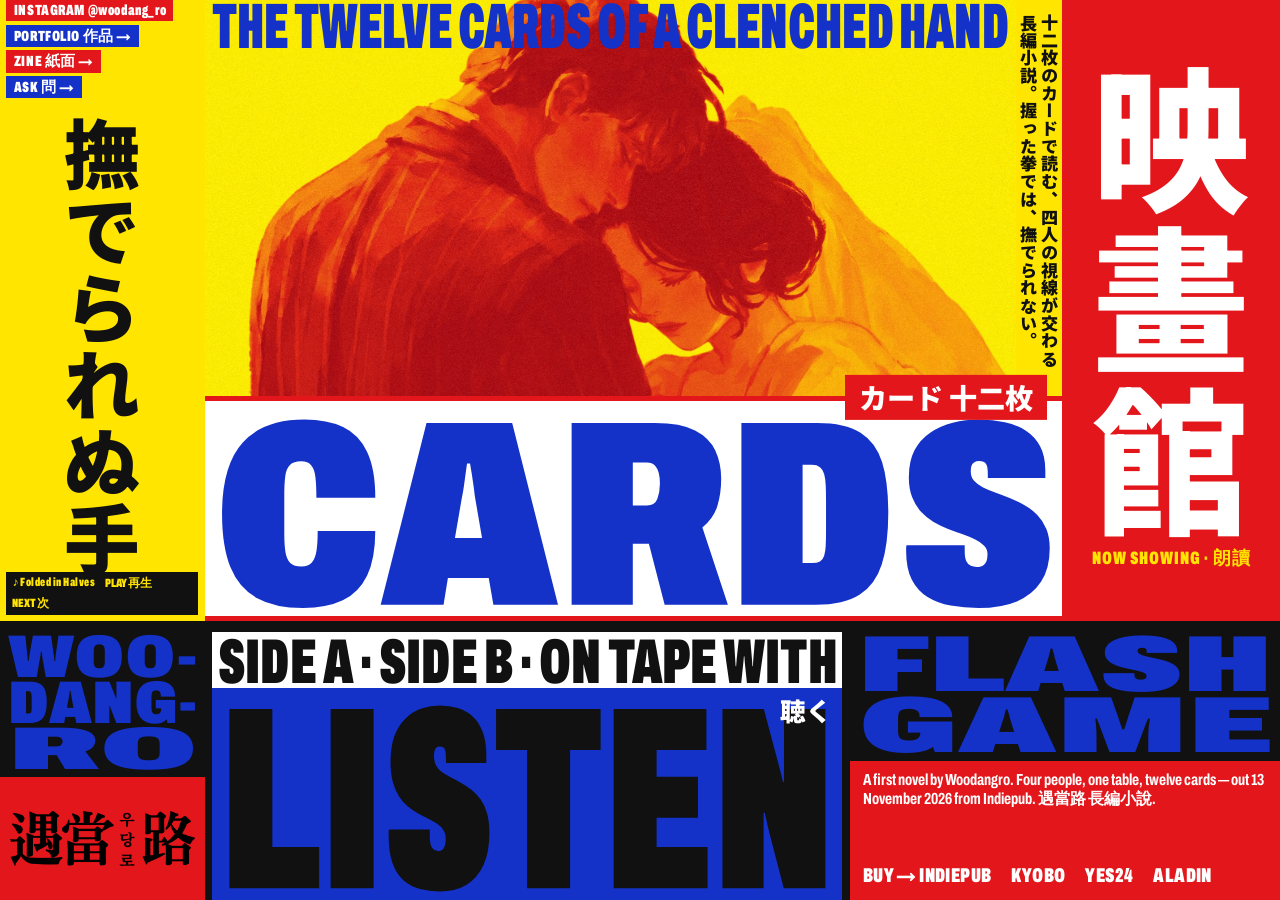
<file: index.html>
<!DOCTYPE html>
<html lang="ko">
<head>
<meta charset="utf-8">
<meta name="viewport" content="width=device-width, initial-scale=1, viewport-fit=cover">
<title>주먹 쥔 손으로 쓰다듬지 못해서 · 우당로(안원빈) 소설 | 인디펍</title>
<meta name="description" content="우당로(안원빈)의 첫 소설 『주먹 쥔 손으로 쓰다듬지 못해서』. 인디펍, 2026년 11월 13일 출간. 연초 카드, 낭독 영화관, 듣기, 게임.">
<meta name="naver-site-verification" content="25453786e24af0275c1d953f1a4188fe1e1834d0" />
<meta name="google-site-verification" content="KRmct48asiPWwux0psbwPIJb9Qq7BjFTF3cZDMT28zU" />
<link rel="canonical" href="https://woodangro.kr/">
<script type="application/ld+json">{"@context": "https://schema.org", "@type": "Book", "name": "주먹 쥔 손으로 쓰다듬지 못해서", "author": {"@type": "Person", "name": "안원빈", "alternateName": "우당로", "sameAs": ["https://www.instagram.com/woodang_ro/"]}, "publisher": {"@type": "Organization", "name": "인디펍"}, "isbn": "9791167568205", "datePublished": "2026-11-13", "inLanguage": "ko", "bookFormat": "https://schema.org/Paperback", "image": "https://woodangro.kr/img/cover.jpg", "url": "https://woodangro.kr/", "description": "엇갈리는 네 사람의 시점을 따라 ‘함께 산다는 것’이 무엇인지 묻는 우당로의 첫 소설."}</script>
<meta name="theme-color" content="#111111">
<meta property="og:title" content="주먹 쥔 손으로 쓰다듬지 못해서">
<meta property="og:description" content="우당로의 첫 소설 · CARD · 映畫館 · LISTEN · FLASH GAME">
<meta property="og:image" content="https://woodangro.kr/img/hub/main.jpg">
<link rel="preconnect" href="https://fonts.googleapis.com">
<link rel="preconnect" href="https://fonts.gstatic.com" crossorigin>
<link rel="stylesheet" href="https://fonts.googleapis.com/css2?family=Archivo:wdth,wght@62..125,100..900&family=Noto+Sans+JP:wght@500;900&family=Noto+Sans+KR:wght@900&display=swap">
<link rel="stylesheet" href="hub.css">
<style>
html,body{height:100%}
body{background:var(--k);overflow-x:hidden}
.poster{position:relative;width:100vw;height:100svh;min-height:600px;display:grid;
  grid-template-columns:16vw 1fr 3.6vw 17vw;
  grid-template-rows:minmax(0,1fr) 25% 31%;
  grid-template-areas:"L img y R" "L band band R" "bot bot bot bot";
  background:var(--k)}
.L{grid-area:L;position:relative;background:var(--y);display:flex;flex-direction:column;align-items:center;justify-content:center;padding:0 0 6vh}
.L>span:first-of-type{margin-top:auto}
.L>span:last-of-type{margin-bottom:auto}
.L>span{font-family:var(--jp);font-weight:900;font-size:min(13vw,8.4svh);line-height:1.02;color:var(--k)}
.img{grid-area:img;position:relative;overflow:hidden;background:var(--r)}
.img img{position:absolute;inset:0;width:100%;height:100%;object-fit:cover;object-position:50% 40%}
.img .hdr{position:absolute;left:.4vw;top:.2vh;width:calc(100% - .8vw);height:12%}
.y{grid-area:y;background:var(--y);display:flex;justify-content:center;padding:1.4vh 0}
.y p{margin:0;writing-mode:vertical-rl;font-family:var(--jp);font-weight:900;font-size:min(1.5vw,1.9svh);line-height:1.25;letter-spacing:.04em;color:var(--k)}
.R{grid-area:R;background:var(--r);color:#fff;display:flex;flex-direction:column;align-items:center;justify-content:center;gap:1.4vh;text-decoration:none}
.R .big{font-family:var(--han);font-weight:900;font-size:min(14.5vw,17.5svh);line-height:1.02;display:flex;flex-direction:column;align-items:center}
.R small{font-family:var(--wide);font-weight:900;font-stretch:62%;font-size:min(1.4vw,2svh);letter-spacing:.06em;color:var(--y)}
.band{grid-area:band;position:relative;min-height:0;background:#fff;border-top:.6vh solid var(--r);border-bottom:.6vh solid var(--r);display:block;color:var(--b);padding:1.6vh .6vw 1.2vh}
.band .tag{position:absolute;right:1.2vw;top:0;transform:translateY(-58%);background:var(--r);color:#fff;font-family:var(--jp);font-weight:900;font-size:min(2.2vw,3.4svh);padding:.3em .5em;line-height:1}
.bot{grid-area:bot;display:grid;grid-template-columns:16vw 1fr 33.6vw;gap:0;background:var(--k)}
.b1,.b2,.b3{position:relative;display:flex;flex-direction:column;min-height:0}
.b1 .who{flex:1;padding:1.6vh .6vw .6vh;color:var(--b);display:block}
.b1 .seal{height:44%;background:var(--r);display:grid;place-items:center;padding:1.2vh .8vw}
.b1 .seal img{max-width:100%;max-height:100%;width:auto}
.b2{padding:0 .6vw}
.b2 .strip{background:#fff;color:var(--k);height:20%;padding:.6vh .4vw .4vh;margin-top:1.2vh}
.b2 .listen{flex:1;background:var(--b);color:var(--k);display:block;padding:1.4vh .8vw 1vh;position:relative;text-decoration:none}
.b2 .listen .jp{position:absolute;right:.8vw;top:1vh;font-family:var(--jp);font-weight:900;font-size:min(2vw,3svh);color:#fff;line-height:1}
.b3 .game{flex:1;padding:1.6vh .6vw .6vh;color:var(--b);display:block}
.b3 .buy{height:50%;background:var(--r);color:#fff;padding:1.2vh 1vw;display:flex;flex-direction:column;justify-content:space-between;font-family:var(--wide);font-stretch:70%;font-weight:700;font-size:min(1.25vw,1.9svh);line-height:1.18}
.b3 .buy p{margin:0}
.b3 .buy nav{display:flex;flex-wrap:wrap;gap:.2em 1em;font-weight:900;font-stretch:62%;font-size:1.25em;letter-spacing:.02em}
.b3 .buy nav a{color:#fff;text-decoration:none;border-bottom:2px solid transparent}
.b3 .buy nav a:hover{border-color:var(--y);color:var(--y)}
.band,.who,.listen,.game,.strip{position:relative;min-height:0}
.who,.listen,.game,.strip{overflow:hidden}
.band>.fit,.who>.fit,.listen>.fit,.game>.fit,.strip>.fit{position:absolute;left:var(--px,.6vw);top:var(--pt,1.4vh);width:calc(100% - 2 * var(--px,.6vw));height:calc(100% - var(--pt,1.4vh) - var(--pb,1vh))}
.strip{--px:.4vw;--pt:.6vh;--pb:.4vh}
a.go{transition:filter .15s}
a.go:hover{filter:brightness(1.12)}
a.go:hover .fit text{fill:var(--r)}
.R.go:hover .big{color:var(--y)}
.music{position:absolute;left:.5vw;bottom:.7vh;z-index:3;max-width:15vw;flex-wrap:wrap;font-family:var(--wide);font-stretch:62%;font-weight:900;font-size:12px;letter-spacing:.04em;color:var(--y);background:var(--k);padding:.25em .5em;display:flex;gap:.2em .8em}
.music button{font:inherit;color:inherit;background:none;border:0;padding:0;cursor:pointer}
.music button:hover{color:#fff}
.links{position:relative;align-self:flex-start;margin:.7vh 0 1.5vh .5vw;z-index:3;display:flex;flex-direction:column;align-items:flex-start;gap:.25em;font-size:clamp(13px,1.15vw,17px)}
.links a{font-family:var(--wide);font-stretch:62%;font-weight:900;font-size:1em;letter-spacing:.04em;color:#fff;background:var(--r);padding:.2em .5em;text-decoration:none;line-height:1.1}
.links a:nth-child(even){background:var(--b)}
.links a:hover{background:var(--k)}

@media (max-aspect-ratio:4/5){
  .poster{height:auto;min-height:0;grid-template-columns:1fr 1fr;grid-template-rows:auto 56vw auto auto auto;
    grid-template-areas:"L L" "img img" "band band" "R y" "bot bot"}
  .L{flex-direction:row;padding:2vw 0}
  .L>span{font-size:15vw}
  .R{padding:3vw 0;flex-direction:column}
  .R .big{flex-direction:row;font-size:20vw}
  .R small{font-size:3.4vw}
  .y{padding:3vw}
  .y p{writing-mode:horizontal-tb;font-size:4.2vw;line-height:1.5}
  .band{height:30vw;padding:2vw}
  .band .tag{font-size:5vw}
  .bot{grid-template-columns:1fr;}
  .b1{flex-direction:row;height:30vw}.b1 .who{flex:1.2}.b1 .seal{height:auto;flex:1}
  .b2{height:52vw;padding:2vw}.b2 .strip{margin-top:0}
  .b2 .listen .jp{font-size:5vw}
  .b3 .game{height:30vw;flex:none}
  .b3 .buy{height:auto;gap:3vw;font-size:3.8vw;padding:4vw}
  .L{padding:calc(2vw + 52px) 0 11vw}
  .links{position:absolute;margin:0;left:2vw;right:2vw;top:2vw;flex-direction:row;flex-wrap:wrap;font-size:13px}
  .L>span{margin:0!important}
  .music{left:auto;right:2vw;bottom:2vw;max-width:none;font-size:12px}
}
</style>
</head>
<body>
<main class="poster">
  <div class="L"><nav class="links" aria-label="우당로 링크"><a href="https://www.instagram.com/woodang_ro/" target="_blank" rel="noopener">INSTAGRAM @woodang_ro</a><a href="https://portfolio.woodangro.kr/">PORTFOLIO 作品 →</a><a href="https://zine.woodangro.kr/">ZINE 紙面 →</a><a href="ask/">ASK 問 →</a></nav><span aria-hidden="true">撫</span><span aria-hidden="true">で</span><span aria-hidden="true">ら</span><span aria-hidden="true">れ</span><span aria-hidden="true">ぬ</span><span aria-hidden="true">手</span><div class="music" id="music"><span id="pt">♪</span><button type="button" id="pp">PLAY 再生</button><button type="button" id="pn">NEXT 次</button></div></div>

  <div class="img">
    <img src="img/hub/main.jpg" alt="안은 두 사람을 그린 흑백 삽화를 빨강·노랑으로 바꾼 그림">
    <svg class="fit hdr" viewBox="0 0 100 4" preserveAspectRatio="none" aria-hidden="true"><text x=".2" y="3.9" textLength="99.6" lengthAdjust="spacingAndGlyphs" font-size="5.4" fill="var(--b)">THE TWELVE CARDS OF A CLENCHED HAND</text></svg>
  </div>

  <div class="y"><p>十二枚のカードで読む、四人の視線が交わる長編小説。握った拳では、撫でられない。</p></div>

  <a class="R go" href="cinema/" aria-label="映畫館 · 낭독 영상">
    <span class="big"><span>映</span><span>畫</span><span>館</span></span>
    <small>NOW SHOWING · 朗讀</small>
  </a>

  <a class="band go" href="card/" aria-label="CARD · 연초 카드">
    <svg class="fit" viewBox="0 0 100 30" preserveAspectRatio="none"><text x="0" y="29.6" textLength="100" lengthAdjust="spacingAndGlyphs" font-size="41" fill="var(--b)">CARDS</text></svg>
    <span class="tag">カード 十二枚</span>
  </a>

  <div class="bot">
    <div class="b1">
      <a class="who go" href="https://portfolio.woodangro.kr/" aria-label="우당로 포트폴리오">
        <svg class="fit" viewBox="0 0 40 30" preserveAspectRatio="none"><text x="0" y="9.6" textLength="40" lengthAdjust="spacingAndGlyphs" font-size="13.4" fill="var(--b)">WOO-</text><text x="0" y="19.8" textLength="40" lengthAdjust="spacingAndGlyphs" font-size="13.4" fill="var(--b)">DANG-</text><text x="0" y="30" textLength="40" lengthAdjust="spacingAndGlyphs" font-size="13.4" fill="var(--b)">RO</text></svg>
      </a>
      <div class="seal"><img src="img/hub/logo.png" alt="遇當路 우당로"></div>
    </div>
    <div class="b2">
      <div class="strip"><svg class="fit" viewBox="0 0 100 4" preserveAspectRatio="none" aria-hidden="true"><text x="0" y="3.93" textLength="100" lengthAdjust="spacingAndGlyphs" font-size="5.4" fill="var(--k)">SIDE A · SIDE B · ON TAPE WITH</text></svg></div>
      <a class="listen go" href="listen/" aria-label="LISTEN · 우당로 리슨">
        <svg class="fit" viewBox="0 0 100 30" preserveAspectRatio="none"><text x="0" y="29.6" textLength="100" lengthAdjust="spacingAndGlyphs" font-size="41" fill="var(--k)">LISTEN</text></svg>
        <span class="jp">聴く</span>
      </a>
    </div>
    <div class="b3">
      <a class="game go" href="game/" aria-label="FLASH GAME · 게임">
        <svg class="fit" viewBox="0 0 60 30" preserveAspectRatio="none"><text x="0" y="14.6" textLength="60" lengthAdjust="spacingAndGlyphs" font-size="20.2" fill="var(--b)">FLASH</text><text x="0" y="30" textLength="60" lengthAdjust="spacingAndGlyphs" font-size="20.2" fill="var(--b)">GAME</text></svg>
      </a>
      <div class="buy">
        <p>A first novel by Woodangro. Four people, one table, twelve cards — out 13 November 2026 from Indiepub. 遇當路 長編小說.</p>
        <nav aria-label="구매">
          <a href="https://indiepub.kr/product/%EC%A3%BC%EB%A8%B9-%EC%A5%94-%EC%86%90%EC%9C%BC%EB%A1%9C-%EC%93%B0%EB%8B%A4%EB%93%AC%EC%A7%80-%EB%AA%BB%ED%95%B4%EC%84%9C/10160/category/88/display/1/" target="_blank" rel="noopener">BUY → INDIEPUB</a>
          <a href="https://product.kyobobook.co.kr/detail/S000221881212" target="_blank" rel="noopener">KYOBO</a>
          <a href="https://m.yes24.com/goods/detail/199895018" target="_blank" rel="noopener">YES24</a>
          <a href="https://www.aladin.co.kr/m/mproduct.aspx?ItemId=406090166" target="_blank" rel="noopener">ALADIN</a>
        </nav>
      </div>
    </div>
  </div>
</main>

<script src="hub-fit.js"></script>
<script src="hub-music.js"></script>
</body>
</html>
</file>
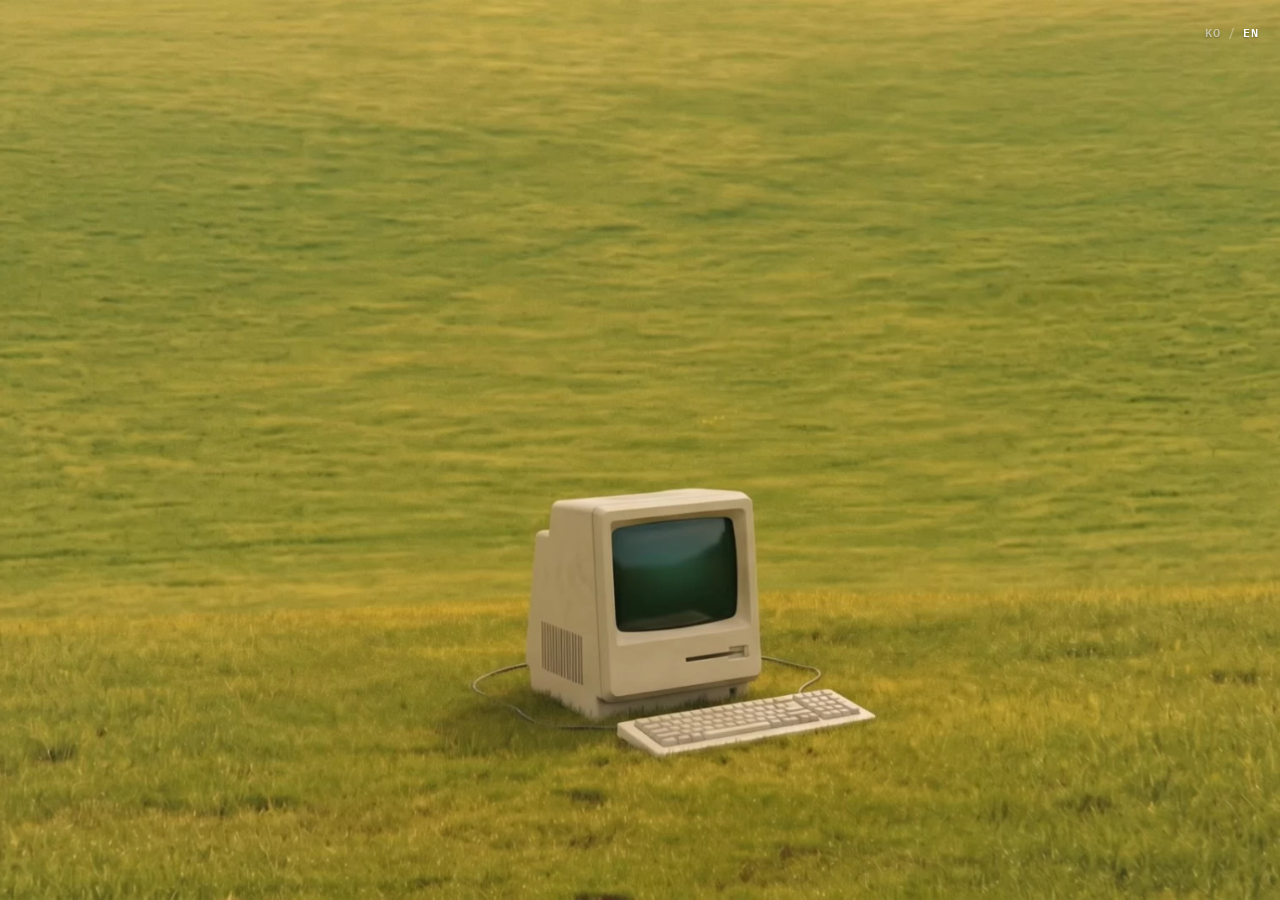
<file: ask/index.html>
<!DOCTYPE html>
<html lang="ko">
<head>
<meta charset="utf-8">
<meta name="viewport" content="width=device-width, initial-scale=1">
<title>ask. — 우당로</title>
<meta name="description" content="초원 한가운데 컴퓨터 한 대. 무엇이든 물어보세요.">
<meta property="og:title" content="ask.">
<meta property="og:description" content="초원 한가운데 컴퓨터 한 대. 무엇이든 물어보세요.">
<meta property="og:image" content="https://woodangro.kr/ask/poster.jpg">
<meta property="og:url" content="https://woodangro.kr/ask/">
<link rel="preconnect" href="https://fonts.googleapis.com">
<link rel="preconnect" href="https://fonts.gstatic.com" crossorigin>
<link href="https://fonts.googleapis.com/css2?family=Archivo+Black&family=IBM+Plex+Mono:wght@400;600&family=Noto+Sans+KR:wght@400;500&display=swap" rel="stylesheet">
<style>
/* VOICE: 말없는 초원, 한가운데 컴퓨터 한 대
   IDEA: 오래된 운영체제의 시스템 메시지 창
   PICTURE: 화면 전체를 덮는 바람 부는 풀밭 영상
   COLOUR and TYPE: 풀빛 그대로, 창은 회색 베벨 + 남색 제목줄 / IBM Plex Mono, Archivo Black
   LAYOUT: 풀스크린 영상, 우상단 언어 전환 하나, 클릭 시 가운데 창 */
:root{color-scheme:light}
*{box-sizing:border-box;min-width:0}
html,body{margin:0;height:100%;overflow:hidden;background:#6f7a2c}
body{font:15px/1.5 "IBM Plex Mono","Noto Sans KR",monospace}
.field{position:fixed;inset:0}
.field img,.field video{position:absolute;inset:0;width:100%;height:100%;object-fit:cover}
.hot{position:absolute;background:none;border:0;padding:0;cursor:pointer;border-radius:6px}
.hot:focus-visible{outline:1px dashed rgba(255,255,255,.8);outline-offset:6px}
.lang{position:fixed;top:max(14px,env(safe-area-inset-top));right:16px;z-index:3;display:flex;gap:2px;font:600 12px "IBM Plex Mono",monospace}
.lang button{all:unset;cursor:pointer;padding:8px 6px;color:rgba(255,255,255,.55);text-shadow:0 1px 2px rgba(0,0,0,.35);letter-spacing:.04em}
.lang button[aria-pressed=true]{color:#fff}
.lang button:focus-visible{outline:1px solid #fff}
.lang span{color:rgba(255,255,255,.35);padding:8px 0}
/* system window */
.win{position:fixed;z-index:5;left:50%;top:50%;width:min(460px,calc(100vw - 24px));transform:translate(-50%,-50%);
 background:#c0c0c0;color:#000;border:2px solid;border-color:#fff #404040 #404040 #fff;box-shadow:inset -1px -1px #808080,inset 1px 1px #dfdfdf,4px 6px 0 rgba(0,0,0,.18);display:none}
.win.on{display:block;animation:pop .14s steps(2)}
@keyframes pop{from{transform:translate(-50%,-48%) scale(.96)}to{transform:translate(-50%,-50%)}}
.bar{display:flex;align-items:center;justify-content:space-between;gap:8px;background:#000a8c;color:#fff;margin:3px;padding:4px 4px 4px 10px;font-weight:600;cursor:move;user-select:none;touch-action:none}
.x{all:unset;width:24px;height:22px;display:grid;place-items:center;background:#c0c0c0;color:#000;cursor:pointer;
 border:2px solid;border-color:#fff #404040 #404040 #fff;font:600 15px/1 "IBM Plex Mono",monospace}
.x:active{border-color:#404040 #fff #fff #404040}
.log{margin:10px 12px 0;height:min(240px,40vh);overflow-y:auto;padding:10px 12px;background:#c0c0c0;font-size:14px}
.log p{margin:0 0 10px;white-space:pre-wrap;overflow-wrap:anywhere}
.log .me{color:#303030}
.log .me::before{content:"> "}
.log .sys{color:#000}
.log .big{font:clamp(26px,7vw,36px)/1 "Archivo Black",sans-serif;letter-spacing:-.02em;margin:4px 0 6px}
.log .big span+span{margin-left:.7em}
.log .dots::after{content:"";animation:dots 1s steps(4) infinite}
@keyframes dots{0%{content:""}25%{content:"."}50%{content:".."}75%{content:"..."}}
.in{margin:8px 12px 0;display:flex}
.in input{flex:1;font:16px "IBM Plex Mono","Noto Sans KR",monospace;padding:6px 8px;background:#fff;color:#000;border:2px solid;border-color:#404040 #fff #fff #404040;outline:0;border-radius:0}
.btns{display:flex;justify-content:center;gap:14px;padding:16px 12px 18px}
.btn{all:unset;min-width:108px;height:34px;text-align:center;line-height:30px;cursor:pointer;background:#c0c0c0;color:#000;
 border:2px solid;border-color:#fff #404040 #404040 #fff;box-shadow:inset -1px -1px #808080;font:15px "IBM Plex Mono","Noto Sans KR",monospace}
.btn:active{border-color:#404040 #fff #fff #404040;box-shadow:inset 1px 1px #808080}
.btn:focus-visible{outline:1px dotted #000;outline-offset:-6px}
@media(prefers-reduced-motion:reduce){.win.on{animation:none}}
</style>
</head>
<body>
<div class="field" id="field">
 <video id="vid" muted loop playsinline autoplay preload="auto" poster="poster.jpg"><source type="video/webm" src="field.webm"><source type="video/mp4" src="field.mp4"></video>
 <button class="hot" id="hot" type="button" aria-haspopup="dialog"></button>
</div>

<div class="lang" role="group" aria-label="Language">
 <button type="button" data-l="ko" aria-pressed="true">KO</button><span>/</span><button type="button" data-l="en" aria-pressed="false">EN</button>
</div>

<div class="win" id="win" role="dialog" aria-modal="false" aria-labelledby="ttl">
 <div class="bar" id="bar"><span id="ttl">System message</span><button class="x" id="x" type="button" aria-label="Close">×</button></div>
 <div class="log" id="log" aria-live="polite"></div>
 <form class="in" id="form" autocomplete="off"><input id="q" maxlength="80"></form>
 <div class="btns"><button class="btn" id="ok" type="button">Ok</button><button class="btn" id="cancel" type="button">Cancel</button></div>
</div>

<script>
{
// machine position in the source frame (fractions of width/height)
const SRC={w:2752,h:1536},BOX={x0:.425,x1:.648,y0:.535,y1:.845};
const T={
 ko:{hot:"컴퓨터에게 묻기",ph:"질문을 적어주세요",ok:"확인",cancel:"취소",hello:"무엇이든 물어보세요.",empty:"질문이 비어 있습니다."},
 en:{hot:"Ask the computer",ph:"Type your question",ok:"Ok",cancel:"Cancel",hello:"Ask anything.",empty:"The question is empty."}
};
let lang=(navigator.language||"ko").slice(0,2)==="ko"?"ko":"en";try{lang=localStorage.getItem("ask-lang")||lang}catch(e){}
const $=id=>document.getElementById(id);
const field=$("field"),hot=$("hot"),win=$("win"),log=$("log"),q=$("q"),vid=$("vid");
let busy=false,greeted=false;

function place(){
 const W=innerWidth,H=innerHeight,s=Math.max(W/SRC.w,H/SRC.h),dw=SRC.w*s,dh=SRC.h*s,ox=(W-dw)/2,oy=(H-dh)/2;
 const pad=Math.max(0,22-(BOX.x1-BOX.x0)*dw/2);
 hot.style.left=ox+BOX.x0*dw-pad+"px";hot.style.top=oy+BOX.y0*dh-pad+"px";
 hot.style.width=(BOX.x1-BOX.x0)*dw+pad*2+"px";hot.style.height=(BOX.y1-BOX.y0)*dh+pad*2+"px";
}
addEventListener("resize",place);place();

const items=[];
function setLang(l){lang=T[l]?l:"ko";document.documentElement.lang=lang;try{localStorage.setItem("ask-lang",lang)}catch(e){}
 document.querySelectorAll(".lang button").forEach(b=>b.setAttribute("aria-pressed",b.dataset.l===lang));
 const t=T[lang];hot.setAttribute("aria-label",t.hot);q.placeholder=t.ph;$("ok").textContent=t.ok;$("cancel").textContent=t.cancel;render();}
document.querySelectorAll(".lang button").forEach(b=>b.addEventListener("click",()=>setLang(b.dataset.l)));
setLang(lang);

function render(){const t=T[lang];log.innerHTML="";
 for(const it of items){const p=document.createElement("p");
  if(it.k==="me"){p.className="me";p.textContent=it.text}
  else if(it.k==="wait"){p.className="sys dots"}
  else if(it.k==="ans"){const r=ANS[it.i],a=[r[0],r[1],lang==="ko"?r[2]:r[3]];p.className="sys";const big=document.createElement("div");big.className="big";
   a.slice(0,2).forEach(x=>{const sp=document.createElement("span");sp.textContent=x;big.appendChild(sp)});p.appendChild(big);p.appendChild(document.createTextNode(a[2]))}
  else{p.className="sys";p.textContent=t[it.k]}
  log.appendChild(p)}
 log.scrollTop=log.scrollHeight}
function open(){win.classList.add("on");if(!greeted){items.push({k:"hello"});greeted=true;render()}setTimeout(()=>q.focus(),30)}
function close(){win.classList.remove("on");hot.focus()}
const ANS={
 yes:["ye","s","그래.","Yes."],no:["n","o","아니.","No."],maybe:["may","be","어쩌면.","Maybe."],likely:["lik","ely","아마 그럴 거야.","Most likely."],
 doubt:["dou","bt","글쎄, 아닐 것 같아.","Doubtful."],sure:["su","re","물론이지.","Of course."],never:["nev","er","절대 아니야.","Never."],unclear:["fo","g","아직 안개 속이야.","Still in the fog."],
 soon:["so","on","곧.","Soon."],notyet:["not","yet","아직은 아니야.","Not yet."],today:["to","day","오늘.","Today."],later:["la","ter","나중에.","Later."],
 season:["next","season","다음 계절에.","Next season."],someday:["some","day","언젠가.","Someday."],now:["n","ow","지금.","Right now."],wait:["wa","it","조금 기다려.","Wait a little."],
 go:["g","o","가도 돼.","Go ahead."],stop:["st","op","멈춰.","Stop."],tryit:["tr","y","해봐.","Try it."],rest:["re","st","먼저 쉬어.","Rest first."],
 letgo:["let","go","놓아줘.","Let it go."],begin:["beg","in","시작해.","Begin."],slow:["slo","w","천천히.","Slowly."],alone:["al","one","혼자 해봐.","Do it alone."],
 ask:["as","k","직접 물어봐.","Ask them directly."],same:["sa","me","같은 마음이야.","They feel the same."],honest:["hon","est","솔직하게 말해.","Be honest."],distance:["dist","ance","거리를 둬.","Keep your distance."]
};
const POOLS={
 time:["soon","notyet","today","later","season","someday","now","wait"],
 heart:["yes","no","maybe","same","ask","honest","letgo","distance","notyet","wait"],
 act:["go","wait","stop","tryit","rest","letgo","begin","slow","alone","notyet"],
 yn:["yes","no","maybe","likely","doubt","sure","never","unclear","soon","notyet"]
};
const RULES=[
 ["time",/언제|몇\s*(시|일|월|년|번)|얼마나|며칠|몇\s*달|when|how long|how soon|what time/i],
 ["heart",/사랑|좋아하|좋아해|마음|연락|고백|헤어|재회|그\s?사람|걔|그\s?애|썸|연애|love|like me|crush|text me|call me|feel/i],
 ["act",/할까|해야|갈까|말까|살까|볼까|그만|시작|도전|해도\s*(돼|될)|괜찮을까|should|shall|try|quit|start|stop|go to/i]
];
function hash(str){let h=2166136261;for(const c of str){h^=c.codePointAt(0);h=Math.imul(h,16777619)}return h>>>0}
function pick(q){const norm=q.toLowerCase().replace(/[\s?!.,~…]+/g,"");
 const kind=(RULES.find(([,re])=>re.test(q))||["yn"])[0],pool=POOLS[kind];
 const d=new Date(),day=d.getFullYear()+"-"+d.getMonth()+"-"+d.getDate();
 return pool[hash(norm+"|"+day)%pool.length]}
function ask(){if(busy)return;const v=q.value.trim();if(!v){items.push({k:"empty"});render();return}
 busy=true;items.push({k:"me",text:v});const w={k:"wait"};items.push(w);q.value="";render();
 setTimeout(()=>{items.splice(items.indexOf(w),1,{k:"ans",i:pick(v)});render();busy=false},1100);}
hot.addEventListener("click",open);
$("x").addEventListener("click",close);$("cancel").addEventListener("click",close);
$("ok").addEventListener("click",ask);$("form").addEventListener("submit",e=>{e.preventDefault();ask()});
addEventListener("keydown",e=>{if(e.key==="Escape"&&win.classList.contains("on"))close()});

// drag the window by its title bar
{const bar=$("bar");let d=null;
 bar.addEventListener("pointerdown",e=>{if(e.target.closest(".x"))return;const r=win.getBoundingClientRect();d={dx:e.clientX-r.left,dy:e.clientY-r.top};bar.setPointerCapture(e.pointerId)});
 bar.addEventListener("pointermove",e=>{if(!d)return;const x=Math.min(Math.max(e.clientX-d.dx,0),innerWidth-win.offsetWidth),y=Math.min(Math.max(e.clientY-d.dy,0),innerHeight-40);
  win.style.left=x+"px";win.style.top=y+"px";win.style.transform="none"});
 bar.addEventListener("pointerup",()=>{d=null});}

// video fades in once it can play; still image stays if it can't

const tryPlay=()=>{if(!vid.paused)return;const p=vid.play();if(p)p.catch(()=>{})};
vid.muted=true;
tryPlay();
addEventListener("pointerdown",tryPlay);document.addEventListener("visibilitychange",tryPlay);vid.addEventListener("canplay",tryPlay);
}
</script>
</body>
</html>
</file>
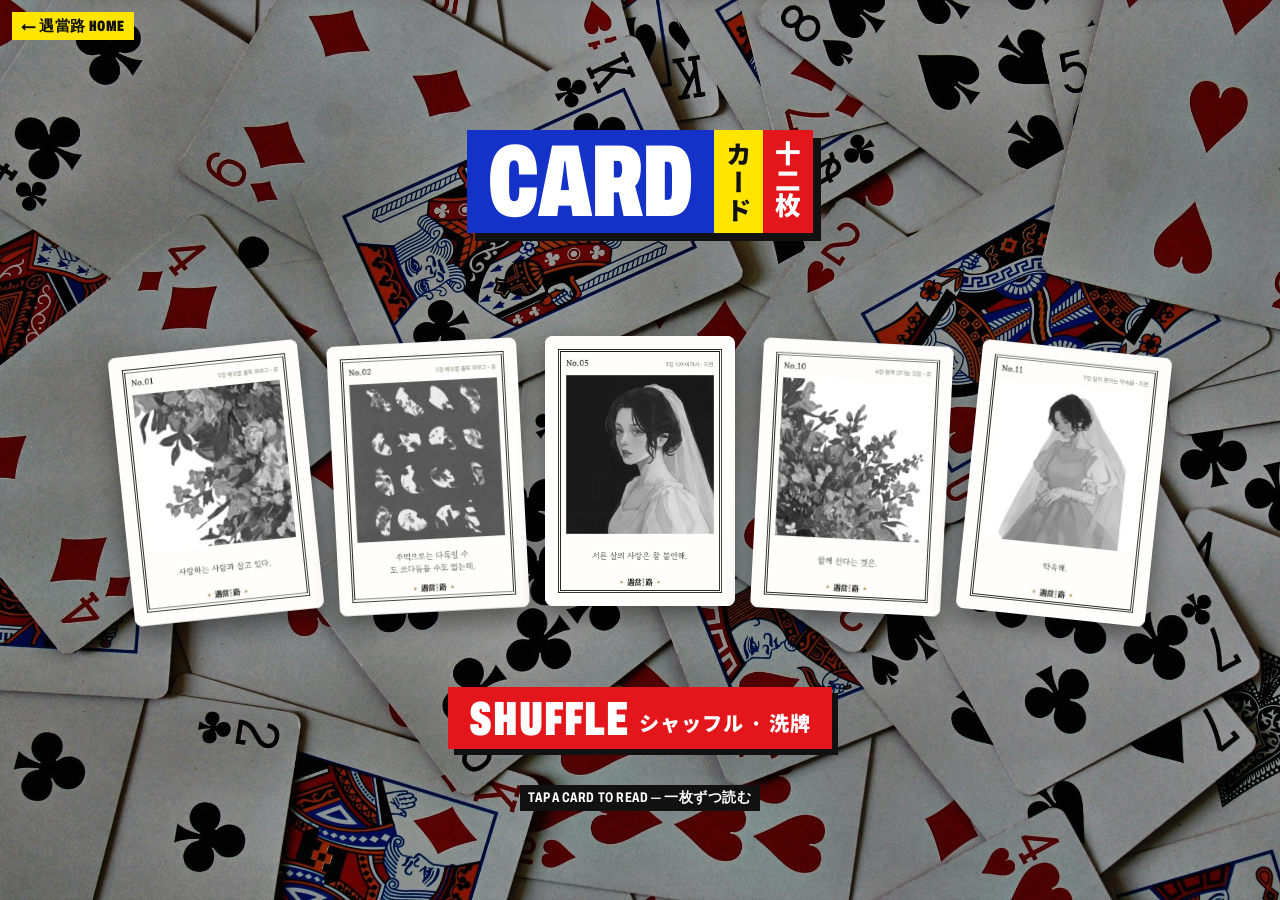
<file: card/index.html>
<!DOCTYPE html>
<html lang="ko">
<head>
<meta charset="utf-8">
<meta name="viewport" content="width=device-width, initial-scale=1, viewport-fit=cover">
<title>CARD · カード — 주먹 쥔 손으로 쓰다듬지 못해서</title>
<meta name="description" content="연초 카드 열두 장. 섞고, 다섯 장을 펼치고, 한 장씩 읽기.">
<meta name="theme-color" content="#111111">
<link rel="preconnect" href="https://fonts.googleapis.com">
<link rel="preconnect" href="https://fonts.gstatic.com" crossorigin>
<link rel="stylesheet" href="https://fonts.googleapis.com/css2?family=Archivo:wdth,wght@62..125,100..900&family=Noto+Sans+JP:wght@500;900&family=Noto+Sans+KR:wght@900&family=Noto+Serif+KR:wght@400;700&display=swap">
<link rel="stylesheet" href="../hub.css">
<style>
html,body{height:100%}
body{background:#111 url(../img/hub/cards.jpg) center/cover fixed;color:#fff;overflow-x:hidden}
body::before{content:"";position:fixed;inset:0;background:rgba(10,10,10,.28);pointer-events:none}
.room{position:relative;min-height:100svh;display:flex;flex-direction:column;align-items:center;justify-content:center;gap:clamp(18px,4vh,40px);padding:80px 16px 60px}
.title{display:flex;align-items:stretch;gap:0;box-shadow:8px 8px 0 var(--k)}
.title .en{background:var(--b);color:#fff;padding:0 .2em;font-family:var(--wide);font-weight:900;font-stretch:62%;font-size:clamp(42px,8vw,110px);line-height:.9;letter-spacing:-.01em;display:flex;align-items:center}
.title .jp{background:var(--y);color:var(--k);font-family:var(--jp);font-weight:900;font-size:clamp(16px,2vw,26px);writing-mode:vertical-rl;padding:.4em .25em;letter-spacing:.06em}
.title .han{background:var(--r);color:#fff;font-family:var(--han);font-weight:900;font-size:clamp(16px,2vw,26px);writing-mode:vertical-rl;padding:.4em .25em}
.table{position:relative;width:min(1100px,96vw);height:clamp(220px,34vw,360px)}
.pc{position:absolute;left:50%;top:50%;width:clamp(96px,15.5vw,190px);aspect-ratio:554/786;margin:calc(clamp(96px,15.5vw,190px) * -.709) 0 0 calc(clamp(96px,15.5vw,190px) * -.5);cursor:pointer;transform-style:preserve-3d;transition:transform .7s cubic-bezier(.2,.8,.2,1);will-change:transform}
.pc .in{position:absolute;inset:0;transform-style:preserve-3d;transition:transform .5s ease}
.pc.up .in{transform:rotateY(180deg)}
.pc .b,.pc .f{position:absolute;inset:0;border-radius:8px;overflow:hidden;backface-visibility:hidden;-webkit-backface-visibility:hidden;box-shadow:0 10px 24px rgba(0,0,0,.45)}
.pc .b{background:repeating-linear-gradient(45deg,var(--b) 0 3px,transparent 3px 10px),repeating-linear-gradient(-45deg,var(--b) 0 3px,transparent 3px 10px),#fff;border:7px solid #fff}
.pc .b::after{content:"遇";position:absolute;inset:22% 16%;display:grid;place-items:center;background:var(--y);border:3px solid var(--k);font-family:var(--han);font-weight:900;font-size:clamp(20px,3vw,40px);color:var(--k)}
.pc .f{transform:rotateY(180deg);background:#fff}
.pc .f img{width:100%;height:100%;object-fit:cover}
.pc:hover{z-index:20}
.pc.up:hover .in{transform:rotateY(180deg) translateY(-8px)}
.shuffle{font-family:var(--wide);font-weight:900;font-stretch:62%;font-size:clamp(26px,4vw,48px);line-height:1;letter-spacing:.02em;background:var(--r);color:#fff;border:0;padding:.18em .45em .12em;cursor:pointer;box-shadow:6px 6px 0 var(--k)}
.shuffle small{font-family:var(--jp);font-size:.42em;margin-left:.5em;vertical-align:middle}
.shuffle:hover{background:var(--y);color:var(--k)}
.shuffle:disabled{opacity:.6;cursor:default}
.hint{margin:0;font-family:var(--wide);font-weight:700;font-stretch:70%;font-size:14px;letter-spacing:.04em;background:var(--k);padding:.3em .6em}
dialog{max-width:min(980px,94vw);max-height:92svh;padding:0;border:0;background:var(--y);color:var(--k);box-shadow:12px 12px 0 var(--b)}
dialog::backdrop{background:rgba(0,0,0,.7)}
.read{display:grid;grid-template-columns:minmax(0,300px) minmax(0,1fr);max-height:92svh}
.read .pic{background:var(--r);padding:20px;display:flex;align-items:flex-start}
.read .pic img{width:100%;border-radius:6px;box-shadow:6px 6px 0 var(--k)}
.read .txt{background:#fff;overflow:auto;padding:28px 30px 34px}
.read .no{display:inline-block;margin:0;background:var(--b);color:#fff;font-family:var(--wide);font-weight:900;font-stretch:62%;font-size:18px;padding:.15em .45em;letter-spacing:.04em}
.read h2{margin:14px 0 18px;font-family:var(--han);font-weight:900;font-size:clamp(22px,2.6vw,30px);line-height:1.35;word-break:keep-all}
.read p.t{margin:0 0 1em;font-family:"Noto Serif KR",serif;font-size:16px;line-height:1.9;word-break:keep-all}
.read p.msg{font-family:var(--jp);font-weight:500;font-size:14px;background:#f2f2f2;border-left:4px solid var(--b);padding:.6em .8em}
.x{position:absolute;right:10px;top:8px;font-family:var(--wide);font-weight:900;font-stretch:62%;font-size:16px;background:var(--k);color:var(--y);border:0;padding:.2em .5em;cursor:pointer;z-index:2}
@media (max-width:700px){
  .read{grid-template-columns:1fr}.read .pic{justify-content:center;padding:16px}.read .pic img{max-width:180px}
  .table{height:max(110vw,320px)}
}
</style>
</head>
<body>
<a class="back" href="../">← 遇當路 HOME</a>
<main class="room">
  <h1 class="title" aria-label="CARD 카드"><span class="en">CARD</span><span class="jp">カード</span><span class="han">十二枚</span></h1>
  <div class="table" id="table" aria-live="polite"></div>
  <button class="shuffle" id="shuffle" type="button">SHUFFLE<small>シャッフル · 洗牌</small></button>
  <p class="hint">TAP A CARD TO READ — 一枚ずつ読む</p>
</main>
<dialog id="dlg" aria-label="카드 읽기"><button class="x" type="button" data-close>CLOSE 閉</button><div class="read" id="read"></div></dialog>
<script src="cards.js"></script>
<script>
(() => {
  const pad = n => String(n).padStart(2, '0');
  const table = document.getElementById('table');
  const btn = document.getElementById('shuffle');
  const reduce = matchMedia('(prefers-reduced-motion: reduce)').matches;
  const els = [];
  for (let i = 1; i <= 12; i++) {
    const el = document.createElement('div');
    el.className = 'pc'; el.dataset.no = i; el.tabIndex = -1; el.setAttribute('role', 'button');
    el.setAttribute('aria-label', `연초 카드 No.${pad(i)}`);
    el.innerHTML = `<div class="in"><div class="b"></div><div class="f"><img src="../img/deck/card-${pad(i)}.jpg" alt="연초 카드 No.${pad(i)}" loading="lazy"></div></div>`;
    table.appendChild(el); els.push(el);
  }
  const wait = ms => new Promise(r => setTimeout(r, reduce ? 0 : ms));
  const mix = a => { a = a.slice(); for (let i = a.length - 1; i > 0; i--) { const j = Math.floor(Math.random() * (i + 1)); [a[i], a[j]] = [a[j], a[i]]; } return a; };
  const narrow = () => innerWidth <= 700;
  function slot(k) {
    const W = table.clientWidth, H = table.clientHeight, cw = els[0].offsetWidth, ch = els[0].offsetHeight;
    if (narrow()) {           // 3 + 2
      const row = k < 3 ? 0 : 1, col = k < 3 ? k - 1 : k - 3.5;
      return [col * (cw + 12), (row - .5) * (ch + 16), 0];
    }
    const gap = Math.min((W - cw) / 4, cw + 22);
    return [(k - 2) * gap, Math.abs(k - 2) * 6, (k - 2) * 3];
  }
  const set = (el, x, y, r, z) => { el.style.transform = `translate(${x}px, ${y}px) rotate(${r}deg)`; el.style.zIndex = z; };
  let hand = [], last = [], busy = false;

  async function shuffle() {
    if (busy) return; busy = true; btn.disabled = true;
    // 1. 모두 덮고 가운데로
    els.forEach(el => el.classList.remove('up'));
    await wait(350);
    els.forEach((el, i) => set(el, (Math.random() - .5) * 10, (Math.random() - .5) * 10, (Math.random() - .5) * 14, i));
    await wait(550);
    // 2. 리플: 두 더미로 갈랐다 합치기, 세 번
    for (let r = 0; r < 3; r++) {
      els.forEach((el, i) => set(el, (i % 2 ? 1 : -1) * (60 + Math.random() * 30), (Math.random() - .5) * 18, (i % 2 ? 1 : -1) * (8 + Math.random() * 6), i));
      await wait(260);
      mix(els).forEach((el, i) => set(el, (Math.random() - .5) * 8, -i * .8, (Math.random() - .5) * 8, i));
      await wait(300);
    }
    // 3. 이전과 겹치지 않게 다섯 장 고르기
    let pool = mix([...Array(12)].map((_, i) => i + 1));
    const fresh = pool.filter(n => !last.includes(n));
    hand = (fresh.length >= 5 ? fresh : pool).slice(0, 5).sort((a, b) => a - b);
    last = hand;
    const rest = els.filter(el => !hand.includes(+el.dataset.no));
    rest.forEach((el, i) => set(el, 0, 0, 0, i));
    rest.forEach(el => { el.style.opacity = 0; el.style.pointerEvents = 'none'; el.tabIndex = -1; });
    // 4. 한 장씩 펼치고 뒤집기
    for (let k = 0; k < 5; k++) {
      const el = els[hand[k] - 1]; const [x, y, r] = slot(k);
      el.style.opacity = 1; el.style.pointerEvents = ''; el.tabIndex = 0;
      set(el, x, y, r, 30 + k);
      await wait(140);
    }
    await wait(420);
    for (let k = 0; k < 5; k++) { els[hand[k] - 1].classList.add('up'); await wait(110); }
    busy = false; btn.disabled = false;
  }
  function layout() { hand.forEach((n, k) => { const [x, y, r] = slot(k); set(els[n - 1], x, y, r, 30 + k); }); }
  addEventListener('resize', layout);

  const dlg = document.getElementById('dlg'), read = document.getElementById('read');
  function open(no) {
    const c = (window.CARDS || [])[no - 1]; if (!c) return;
    const body = (c.paras || []).map(x => typeof x === 'string' ? `<p class="t">${x}</p>` : `<p class="t msg">${x.from} · ${x.time}<br>${x.msg}</p>`).join('');
    read.innerHTML = `<div class="pic"><img src="../img/deck/card-${pad(no)}.jpg" alt=""></div><div class="txt"><p class="no">No.${pad(no)} · CH.${c.ch} · ${c.who}</p><h2>${c.line}</h2>${body}</div>`;
    dlg.showModal(); read.querySelector('.txt').scrollTop = 0;
  }
  table.addEventListener('click', e => { const p = e.target.closest('.pc.up'); if (p && !busy) open(+p.dataset.no); });
  table.addEventListener('keydown', e => { if ((e.key === 'Enter' || e.key === ' ') && e.target.matches('.pc.up')) { e.preventDefault(); open(+e.target.dataset.no); } });
  dlg.querySelector('[data-close]').addEventListener('click', () => dlg.close());
  dlg.addEventListener('click', e => { if (e.target === dlg) dlg.close(); });
  btn.addEventListener('click', shuffle);
  shuffle();
})();
</script>
</body>
</html>
</file>
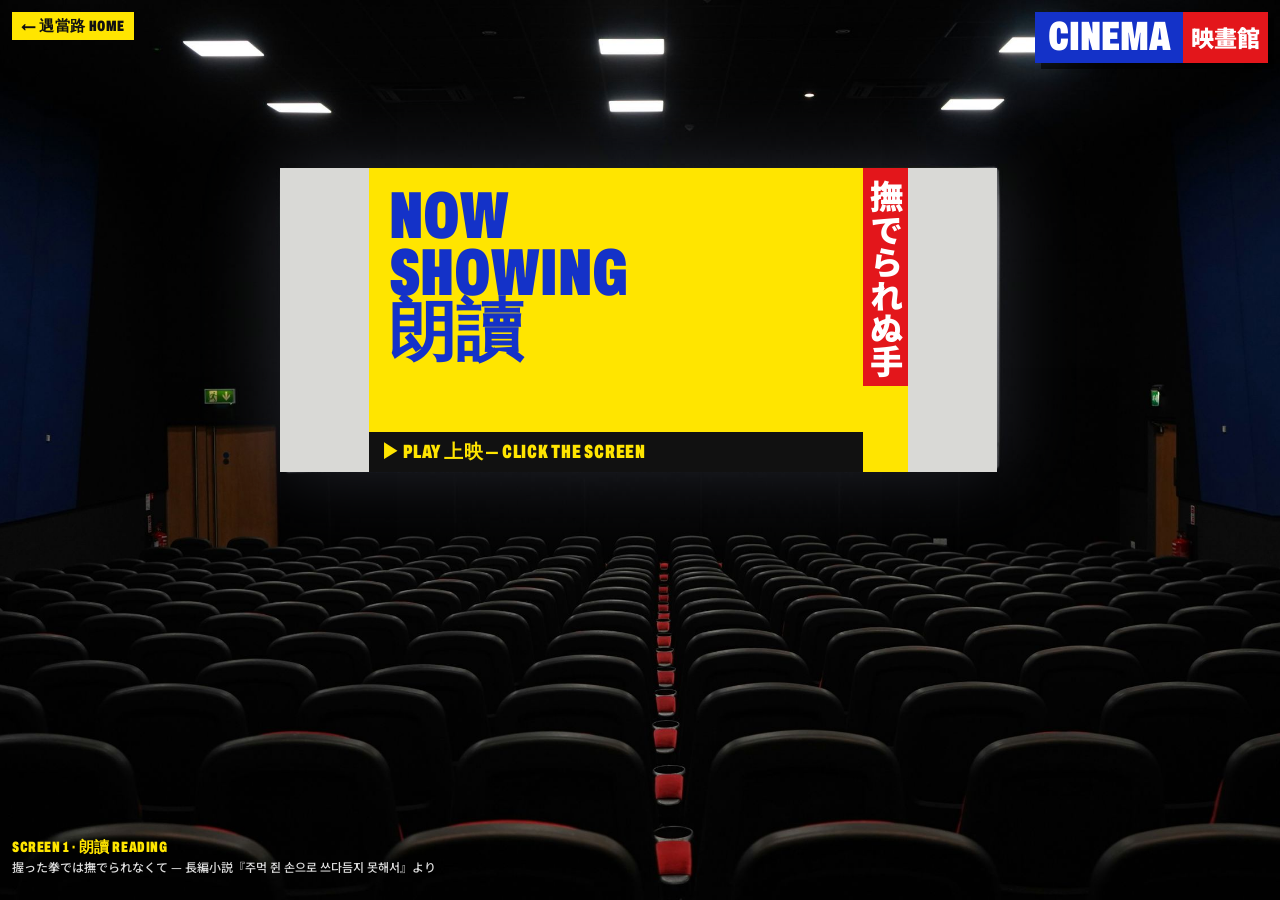
<file: cinema/index.html>
<!DOCTYPE html>
<html lang="ko">
<head>
<meta charset="utf-8">
<meta name="viewport" content="width=device-width, initial-scale=1, viewport-fit=cover">
<title>映畫館 · CINEMA — 주먹 쥔 손으로 쓰다듬지 못해서 낭독</title>
<meta name="description" content="『주먹 쥔 손으로 쓰다듬지 못해서』 낭독 영상 상영관.">
<meta name="theme-color" content="#000000">
<link rel="preconnect" href="https://fonts.googleapis.com">
<link rel="preconnect" href="https://fonts.gstatic.com" crossorigin>
<link rel="stylesheet" href="https://fonts.googleapis.com/css2?family=Archivo:wdth,wght@62..125,100..900&family=Noto+Sans+JP:wght@500;900&family=Noto+Sans+KR:wght@900&display=swap">
<link rel="stylesheet" href="../hub.css">
<style>
.view{position:fixed;inset:0;overflow:hidden}
html,body{height:100%;margin:0;background:#000;overflow:hidden}
.hall{position:absolute;background:url(../img/hub/cinema.jpg) center/100% 100% no-repeat}
.screen{position:absolute;left:21.3%;top:18.7%;width:52.6%;height:33.7%;display:flex;justify-content:center;align-items:stretch;background:#d9d9d6;box-shadow:0 0 6vw rgba(200,210,255,.18)}
.screen .frame{position:relative;height:100%;aspect-ratio:16/9;background:#000}
.screen iframe{position:absolute;inset:0;width:100%;height:100%;border:0}
.screen .poster{position:absolute;inset:0;display:grid;grid-template-columns:1fr auto;grid-template-rows:1fr auto;border:0;padding:0;cursor:pointer;background:var(--y);color:var(--k);text-align:left;overflow:hidden}
.screen .poster .t{grid-column:1;grid-row:1;padding:4% 0 0 4%;font-family:var(--wide);font-weight:900;font-stretch:62%;font-size:clamp(20px,5.2vw,96px);line-height:.86;color:var(--b)}
.screen .poster .v{grid-column:2;grid-row:1/3;background:var(--r);color:#fff;writing-mode:vertical-rl;font-family:var(--han);font-weight:900;font-size:clamp(14px,2.6vw,46px);padding:.3em .15em;line-height:1.05}
.screen .poster .p{grid-column:1;grid-row:2;background:var(--k);color:var(--y);font-family:var(--wide);font-weight:900;font-stretch:62%;font-size:clamp(11px,1.5vw,26px);padding:.35em .6em;letter-spacing:.04em}
.screen .poster:hover .p{background:var(--b);color:#fff}
.sign{position:fixed;right:12px;top:12px;z-index:30;display:flex;box-shadow:6px 6px 0 rgba(0,0,0,.6)}
.sign .en{background:var(--b);color:#fff;font-family:var(--wide);font-weight:900;font-stretch:62%;font-size:clamp(22px,3.2vw,44px);line-height:1;padding:.12em .3em}
.sign .han{background:var(--r);color:#fff;font-family:var(--han);font-weight:900;font-size:clamp(14px,1.8vw,24px);padding:.25em .35em;display:flex;align-items:center}
.ticket{position:fixed;left:12px;bottom:12px;z-index:30;font-family:var(--jp);font-weight:500;font-size:12px;color:#ddd;max-width:60vw;line-height:1.5}
.ticket b{font-family:var(--wide);font-weight:900;font-stretch:62%;font-size:15px;color:var(--y);letter-spacing:.04em}
</style>
</head>
<body>
<a class="back" href="../">← 遇當路 HOME</a>
<div class="sign" aria-hidden="true"><span class="en">CINEMA</span><span class="han">映畫館</span></div>
<div class="view" id="view"><div class="hall" id="hall">
  <div class="screen">
    <div class="frame" id="frame">
      <button class="poster" id="play" type="button" aria-label="낭독 영상 재생">
        <span class="t">NOW<br>SHOWING<br>朗讀</span>
        <span class="v">撫でられぬ手</span>
        <span class="p">▶ PLAY 上映 — CLICK THE SCREEN</span>
      </button>
    </div>
  </div>
</div></div>
<p class="ticket"><b>SCREEN 1 · 朗讀 READING</b><br>握った拳では撫でられなくて — 長編小説『주먹 쥔 손으로 쓰다듬지 못해서』より</p>
<script>
(() => {
  const VIDEO = 'EZ1Y6_AgRxo', AR = 2400 / 1584, SX = .477, SY = .355;
  const hall = document.getElementById('hall');
  function place() {
    const v = document.getElementById('view'), vw = v.clientWidth, vh = v.clientHeight;
    let W = Math.max(vw, vh * AR);
    if (W * .6 > vw) W = vw / .6;          // 스크린이 화면 밖으로 나가지 않게
    const H = W / AR;
    const left = Math.min(0, Math.max(vw - W, vw / 2 - W * SX));
    const top = H >= vh ? Math.min(0, Math.max(vh - H, vh / 2 - H * SY)) : (vh - H) / 2;
    Object.assign(hall.style, { width: W + 'px', height: H + 'px', left: left + 'px', top: top + 'px' });
  }
  place(); addEventListener('resize', place);
  document.getElementById('play').addEventListener('click', () => {
    document.getElementById('frame').innerHTML = `<iframe src="https://www.youtube-nocookie.com/embed/${VIDEO}?autoplay=1&rel=0&playsinline=1" title="낭독 영상" allow="autoplay; encrypted-media; picture-in-picture; fullscreen" allowfullscreen></iframe>`;
  });
})();
</script>
</body>
</html>
</file>
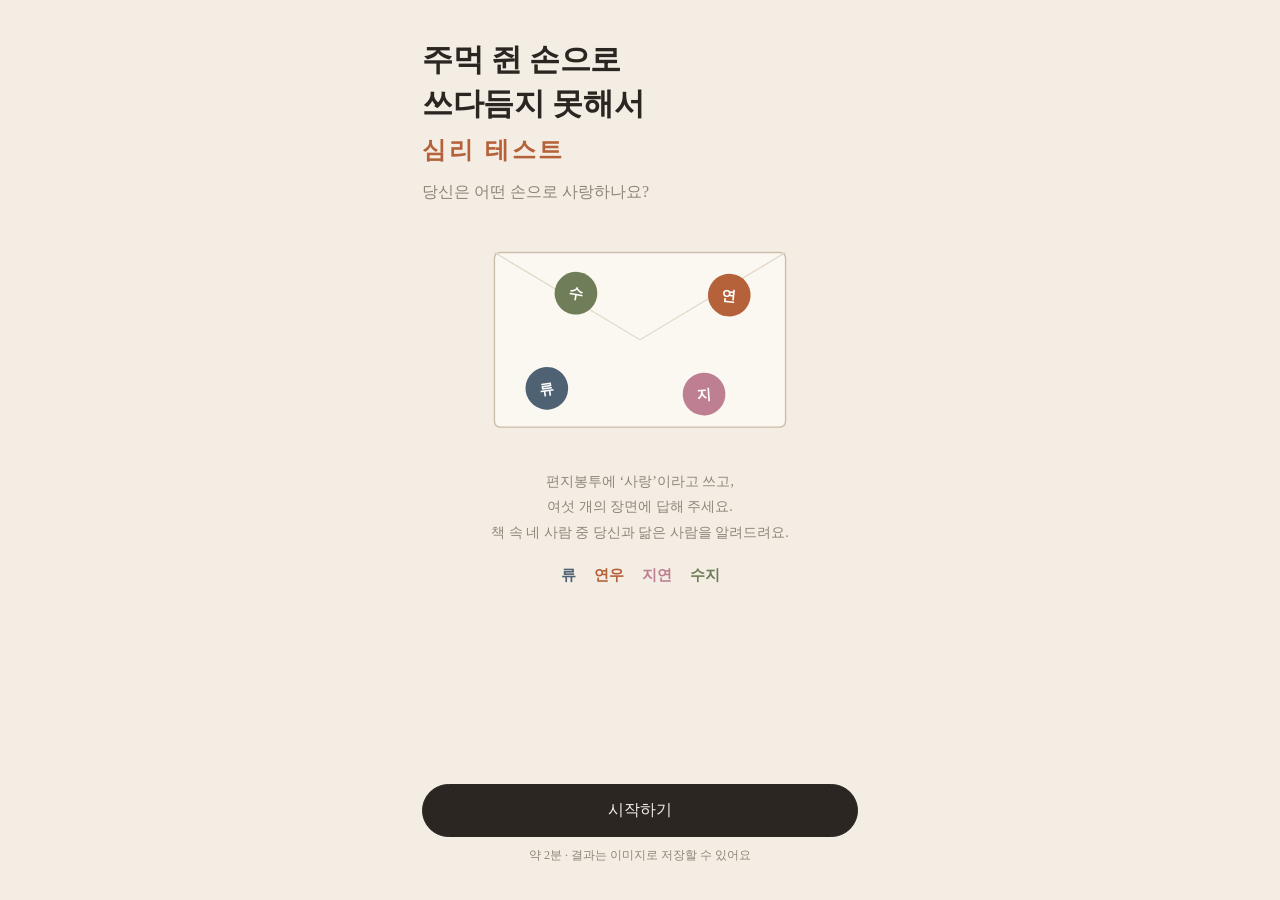
<file: test/index.html>
<!DOCTYPE html>
<html lang="ko">
<head>
<meta charset="utf-8">
<meta name="viewport" content="width=device-width,initial-scale=1,viewport-fit=cover">
<title>주먹 쥔 손으로 쓰다듬지 못해서 심리 테스트</title>
<meta name="description" content="당신은 어떤 손으로 사랑하나요? 편지봉투에 '사랑'을 쓰고 여섯 장면에 답하면, 책 속 네 사람 중 당신과 닮은 사람을 알려드려요.">
<meta property="og:title" content="주먹 쥔 손으로 쓰다듬지 못해서 심리 테스트">
<meta property="og:description" content="당신은 어떤 손으로 사랑하나요? 류, 연우, 지연, 수지 중 당신과 닮은 사람은?">
<link rel="preconnect" href="https://fonts.googleapis.com">
<link rel="preconnect" href="https://fonts.gstatic.com" crossorigin>
<link rel="stylesheet" href="https://fonts.googleapis.com/css2?family=Noto+Serif+KR:wght@400;600&display=swap">
<style>
  :root {
    --paper:#f3ede3; --card:#fbf8f2; --ink:#2b2622; --mute:#8f857a; --line:#ddd2c3; --env:#cdbfae; --fold:#e5dbcb;
    --ryu:#4f6273; --yeonu:#b5623b; --jiyeon:#bf7f93; --suji:#6f7d58;
  }
  * { box-sizing:border-box; }
  html,body { margin:0; background:var(--paper); color:var(--ink); }
  body { font-family:'Noto Serif KR','Nanum Myeongjo','AppleMyungjo',serif; -webkit-tap-highlight-color:transparent; -webkit-font-smoothing:antialiased; }
  #app { max-width:480px; margin:0 auto; min-height:100vh; min-height:100dvh; padding:26px 22px 36px; display:flex; flex-direction:column; }
  .screen { display:none; flex:1; flex-direction:column; }
  .screen.on { display:flex; animation:in .55s ease both; }
  @keyframes in { from { opacity:0; transform:translateY(10px); } to { opacity:1; transform:none; } }
  .label { font-size:12px; letter-spacing:.2em; color:var(--mute); }
  .center { text-align:center; }
  h1 { font-weight:600; font-size:31px; line-height:1.42; margin:12px 0 0; letter-spacing:-.01em; }
  h1 .test { display:inline-block; margin-top:6px; font-size:24px; letter-spacing:.12em; color:var(--yeonu); }
  .lede { font-size:16px; color:var(--mute); margin-top:12px; }
  h2 { font-weight:600; font-size:22px; line-height:1.6; margin:12px 0 6px; }
  p { margin:0; }
  .sub { font-size:14px; color:var(--mute); line-height:1.85; word-break:keep-all; }
  .tiny { font-size:12px; color:var(--mute); margin-top:10px; }
  .spacer { flex:1; }
  .row { display:flex; gap:10px; }
  .btn { font:inherit; font-size:16px; border:1px solid var(--ink); border-radius:999px; padding:15px 22px; cursor:pointer; background:var(--ink); color:var(--paper); width:100%; transition:transform .15s, opacity .2s; }
  .btn:active { transform:scale(.98); }
  .btn:disabled { opacity:.25; cursor:default; }
  .btn.ghost { background:transparent; color:var(--ink); }
  .btn[hidden] { display:none; }

  /* 표지 */
  .cover { display:block; width:100%; max-width:330px; margin:30px auto 22px; }
  .names { display:flex; justify-content:center; gap:18px; font-size:15px; margin:20px 0 26px; }
  .names b { font-weight:600; }

  /* 손글씨 */
  #pad { position:relative; width:100%; height:0; padding-top:75%; margin:20px 0 18px; touch-action:none; user-select:none; -webkit-user-select:none; }
  #pad svg, #pad canvas { position:absolute; inset:0; width:100%; height:100%; }
  #pad canvas { cursor:crosshair; touch-action:none; }

  /* 장면 질문 */
  .qtop { display:flex; align-items:center; }
  .back { font:inherit; background:none; border:none; color:var(--mute); font-size:14px; cursor:pointer; padding:4px 0; }
  .prog { height:2px; background:var(--line); margin:14px 0 30px; position:relative; overflow:hidden; }
  .prog i { position:absolute; left:0; top:0; bottom:0; width:0; background:var(--ink); transition:width .4s ease; }
  #qbody.anim { animation:in .45s ease both; }
  .qnum { font-size:13px; color:var(--mute); letter-spacing:.15em; }
  .qtext { font-size:23px; font-weight:600; line-height:1.6; margin:10px 0 26px; white-space:pre-line; word-break:keep-all; }
  .opts { display:flex; flex-direction:column; gap:10px; }
  .opt { font:inherit; text-align:left; font-size:16px; line-height:1.6; padding:16px 18px; border:1px solid var(--line); background:var(--card); border-radius:14px; cursor:pointer; color:var(--ink); word-break:keep-all; transition:border-color .2s, background .2s, transform .15s; }
  .opt:hover { border-color:#bfb2a2; }
  .opt.pick { border-color:var(--ink); background:#fff; }
  .opt:active { transform:scale(.99); }

  /* 봉투 붙이기 */
  #s-seal { align-items:center; text-align:center; }
  .seal { width:240px; }
  .flap { transform-box:fill-box; transform-origin:50% 0; transform:scaleY(-1); animation:flap .9s .25s cubic-bezier(.5,0,.3,1) forwards; }
  @keyframes flap { to { transform:scaleY(1); } }
  .stk { transform-box:fill-box; transform-origin:center; transform:scale(0); animation:pop .45s 1.25s cubic-bezier(.3,1.6,.5,1) forwards; }
  @keyframes pop { to { transform:scale(1); } }

  /* 결과 */
  #cardImg { width:100%; border-radius:6px; box-shadow:0 10px 30px rgba(60,40,20,.12); margin:14px 0 4px; display:block; background:var(--card); aspect-ratio:4/5; }
  .sec { border-top:1px solid var(--line); padding:20px 0; }
  .sec.first { border-top:none; padding-top:22px; }
  .sec h3 { font-size:12px; letter-spacing:.2em; color:var(--mute); font-weight:400; margin:0 0 10px; }
  .sec p { font-size:16px; line-height:1.85; word-break:keep-all; }
  .big { font-size:19px !important; font-weight:600; text-align:center; }
  .quote { font-size:16px; line-height:1.9; padding-left:14px; border-left:3px solid var(--c); }
  .mix div { display:flex; align-items:center; gap:9px; font-size:15px; padding:3px 0; color:var(--mute); }
  .mix i { width:9px; height:9px; border-radius:50%; background:var(--c); flex:none; }
  .mix .p { margin-left:auto; font-variant-numeric:tabular-nums; }
  .mix .me { color:var(--ink); font-weight:600; }
  .rel { display:block; width:100%; text-align:left; font:inherit; background:var(--card); border:1px solid var(--line); border-left:4px solid var(--c); border-radius:12px; padding:12px 14px; margin-bottom:8px; cursor:pointer; color:var(--ink); }
  .rel small { display:block; font-size:12px; color:var(--mute); letter-spacing:.08em; margin-bottom:2px; }
  .rel b { font-size:16px; margin-right:6px; }
  .rel span { font-size:14px; color:#5e554c; }
  .all { display:grid; grid-template-columns:1fr 1fr; gap:10px; }
  .tcard { font:inherit; text-align:left; border:1px solid var(--line); background:var(--card); border-radius:14px; padding:14px; cursor:pointer; color:var(--ink); }
  .tcard b { font-size:16px; }
  .tcard b::before { content:''; display:inline-block; width:9px; height:9px; border-radius:50%; background:var(--c); margin-right:7px; vertical-align:2px; }
  .tcard span { display:block; font-size:13px; color:var(--mute); margin-top:5px; line-height:1.5; word-break:keep-all; }
  .tcard.me { border-color:var(--c); }
  .foot { text-align:center; font-size:13px; color:var(--mute); line-height:1.9; margin-top:28px; }

  /* 추천하는 책 */
  .rec .book { display:flex; gap:18px; align-items:flex-end; margin:8px 0 18px; }
  .rec .cv { position:relative; width:116px; flex:none; }
  .rec .cv img { display:block; width:100%; border-radius:2px 4px 4px 2px; box-shadow:4px 8px 18px rgba(30,40,80,.22); }
  .rec .cv::after { content:''; position:absolute; left:0; top:0; bottom:0; width:7px; border-radius:2px 0 0 2px; background:linear-gradient(90deg, rgba(0,0,0,.2), rgba(255,255,255,.14) 60%, rgba(0,0,0,0)); }
  .rec .btitle { display:block; font-size:18px; font-weight:600; line-height:1.5; margin-bottom:8px; }
  .rec .bmeta { font-size:13px; color:var(--mute); line-height:1.8; }
  .rec .why { font-size:16px; line-height:1.85; }
  .rec .blurb { margin-top:10px; }

  /* 다른 유형 보기 */
  #sheet { position:fixed; inset:0; background:rgba(43,38,34,.35); display:none; align-items:flex-end; justify-content:center; z-index:10; }
  #sheet.on { display:flex; }
  #sheet .in { background:var(--paper); width:100%; max-width:480px; max-height:86vh; overflow:auto; border-radius:20px 20px 0 0; padding:22px 22px 30px; animation:up .35s ease both; }
  @keyframes up { from { transform:translateY(40px); opacity:0; } to { transform:none; opacity:1; } }
  .sheethead { display:flex; align-items:flex-start; gap:10px; }
  .sheethead h2 { margin:0; color:var(--c); }
  .x { font:inherit; background:none; border:none; font-size:24px; color:var(--mute); cursor:pointer; margin-left:auto; line-height:1; padding:4px; }
</style>
</head>
<body>
<div id="app">

  <!-- 표지 -->
  <section class="screen on" id="s-title">
    <h1>주먹 쥔 손으로<br>쓰다듬지 못해서<br><span class="test">심리 테스트</span></h1>
    <p class="lede">당신은 어떤 손으로 사랑하나요?</p>
    <svg class="cover" viewBox="0 0 340 220" aria-hidden="true">
      <rect x="20" y="20" width="300" height="180" rx="6" fill="#fbf8f2" stroke="#cdbfae" stroke-width="1.5"/>
      <polyline points="20,20 170,110 320,20" fill="none" stroke="#e5dbcb" stroke-width="1.5"/>
      <g font-size="15" font-weight="600" fill="#fff" text-anchor="middle">
        <g transform="rotate(-8 74 160)"><circle cx="74" cy="160" r="22" fill="var(--ryu)"/><text x="74" y="165.5">류</text></g>
        <g transform="rotate(6 262 64)"><circle cx="262" cy="64" r="22" fill="var(--yeonu)"/><text x="262" y="69.5">연</text></g>
        <g transform="rotate(-4 236 166)"><circle cx="236" cy="166" r="22" fill="var(--jiyeon)"/><text x="236" y="171.5">지</text></g>
        <g transform="rotate(10 104 62)"><circle cx="104" cy="62" r="22" fill="var(--suji)"/><text x="104" y="67.5">수</text></g>
      </g>
    </svg>
    <p class="sub center">편지봉투에 ‘사랑’이라고 쓰고,<br>여섯 개의 장면에 답해 주세요.<br>책 속 네 사람 중 당신과 닮은 사람을 알려드려요.</p>
    <div class="names"><b style="color:var(--ryu)">류</b><b style="color:var(--yeonu)">연우</b><b style="color:var(--jiyeon)">지연</b><b style="color:var(--suji)">수지</b></div>
    <div class="spacer"></div>
    <button class="btn" id="start">시작하기</button>
    <p class="tiny center">약 2분 · 결과는 이미지로 저장할 수 있어요</p>
  </section>

  <!-- 1단계: 손글씨 -->
  <section class="screen" id="s-write">
    <div class="label">1단계 · 손글씨</div>
    <h2>편지봉투 안에<br>‘사랑’이라고 써 주세요.</h2>
    <p class="sub">손가락이나 마우스로 쓰면 돼요. 잘 쓸 필요는 없어요.</p>
    <div id="pad">
      <svg viewBox="0 0 400 300" preserveAspectRatio="none" aria-hidden="true">
        <rect x="40" y="50" width="320" height="200" rx="5" fill="#fbf8f2" stroke="#cdbfae" stroke-width="1.5" vector-effect="non-scaling-stroke"/>
        <polyline points="40,50 200,150 360,50" fill="none" stroke="#e8dfd1" stroke-width="1.5" vector-effect="non-scaling-stroke"/>
      </svg>
      <canvas id="ink" aria-label="손글씨를 쓰는 곳"></canvas>
    </div>
    <div class="spacer"></div>
    <div class="row">
      <button class="btn ghost" id="clear" style="flex:1">지우기</button>
      <button class="btn" id="done" style="flex:2" disabled>다 썼어요</button>
    </div>
  </section>

  <!-- 2단계: 장면 질문 -->
  <section class="screen" id="s-q">
    <div class="qtop"><button class="back" id="qback">‹ 이전</button><div class="spacer"></div><span class="label">2단계 · 장면</span></div>
    <div class="prog"><i id="bar"></i></div>
    <div id="qbody">
      <div class="qnum" id="qnum"></div>
      <div class="qtext" id="qtext"></div>
      <div class="opts" id="opts"></div>
    </div>
  </section>

  <!-- 봉투 붙이기 -->
  <section class="screen" id="s-seal">
    <div class="spacer"></div>
    <svg class="seal" viewBox="0 0 240 180" aria-hidden="true">
      <rect x="10" y="40" width="220" height="130" rx="6" fill="#fbf8f2" stroke="#cdbfae" stroke-width="1.5"/>
      <polyline points="10,170 120,104 230,170" fill="none" stroke="#e8dfd1" stroke-width="1.5"/>
      <polygon class="flap" points="10,40 230,40 120,112" fill="#f6efe4" stroke="#cdbfae" stroke-width="1.5" stroke-linejoin="round"/>
      <g class="stk"><circle cx="120" cy="110" r="17" id="sealC" fill="#888"/><text x="120" y="115.5" text-anchor="middle" font-size="15" font-weight="600" fill="#fff" id="sealT"></text></g>
    </svg>
    <p class="sub" style="margin-top:18px">봉투를 붙이는 중…</p>
    <div class="spacer"></div>
  </section>

  <!-- 결과 -->
  <section class="screen" id="s-result">
    <div class="label center">테스트 결과</div>
    <img id="cardImg" alt="">
    <p class="tiny center">이미지를 길게 누르면 저장할 수 있어요</p>
    <div class="row" style="margin-top:14px">
      <button class="btn" id="save">이미지 저장</button>
      <button class="btn ghost" id="share" hidden>공유하기</button>
    </div>
    <div id="rbody"></div>
    <button class="btn ghost" id="again" style="margin-top:6px">다시 하기</button>
    <div class="foot">사랑은 증거를 남기지만,<br>증거는 사랑을 증명할 수 없다.<br><br>우당로 · @woodang_ro</div>
  </section>
</div>

<div id="sheet"><div class="in" id="sheetIn"></div></div>

<script>
/* ================= 데이터 ================= */
const ORDER = ['ryu', 'yeonu', 'jiyeon', 'suji'];

/* 추천하는 책 표지 (Desktop/v11_최최종 폴더/표지_안원빈(우당로).pdf 앞표지를 잘라 줄인 것) */
const COVER = '[data-uri]';

const TYPES = {
  ryu: {
    name:'류', color:'#4f6273', nick:'묻지 않는 사람',
    line:'괜찮냐고 묻는 대신, 음악을 조금 크게 트는 사람',
    how:'이유를 묻지 않고 반주를 키워요. 상대가 말할 수 있을 때까지, 옆에서 기다려요.',
    trace:'그 사람에게 배운 수건 접는 법. 혼자가 되어도 그 방식대로 접어요.',
    care:'거절했던 일을 혼자가 되고 나서야 해요. 기다리는 사이에 놓치는 말이 있어요.',
    rel:[ { t:'jiyeon', label:'닮은 유형', why:'“너무 닮으면 서로를 미워한다고 하잖아.”' },
          { t:'suji', label:'엇갈리는 유형', why:'같은 것을, 서로 다른 때에 원해요.' } ],
    quote:'나는 괜찮냐고 물으며 안아줄 정도로 다정하지 않다. 대신 음악을 조금 크게 튼다. 그리고 기다린다.',
    hand:'쓰고 지운 자리에도 마음은 남아요. 머뭇거리는 동안에도 떠나지 않는 손이에요.',
    rec:['묻지 않고 기다리는 당신에게.', '이 책에는 묻고 싶은 게 많았지만 끝내 묻지 않은 사람, 류가 있어요. 기다리는 동안 무엇이 지나갔는지 류의 시선으로 따라가 보세요.'],
  },
  yeonu: {
    name:'연우', color:'#b5623b', nick:'밥을 차리는 사람',
    line:'괜찮다는 말 대신, 밥상을 차리는 사람',
    how:'말 대신 밥을 차려요. 지키고 싶은 사람이 생기면 누구보다 먼저 움직여요.',
    trace:'식탁 위의 수저 두 벌.',
    care:'지키려고 한 일이 그 사람의 길을 바꿔놓기도 해요.',
    rel:[ { t:'jiyeon', label:'지키고 싶은 유형', why:'가장 오래 곁에 있지만, 모르는 것도 가장 많아요.' },
          { t:'ryu', label:'엇갈리는 유형', why:'언니 곁의 그 사람을, 책 한 권으로 늦게 이해해요.' } ],
    quote:'언니는 어묵이 쫀득한 걸 좋아해서 항상 이쯤 먹었었는데. 언니가 없으니까 더 끓여서 먹기로 했다.',
    hand:'빈자리를 남기지 않으려는 손이에요. 사랑을 크게, 눈에 보이게 채우는 사람이에요.',
    rec:['말 대신 밥상을 차리는 당신에게.', '이 책에는 언니의 밥을 차리던 연우가 있어요. 지키려던 마음이 어디에 닿았는지, 연우의 식탁에서 확인해 보세요.'],
  },
  jiyeon: {
    name:'지연', color:'#bf7f93', nick:'흔적을 두고 가는 사람',
    line:'크게 말하지 않고, 작게 오래 남는 사람',
    how:'머문 자리에 작은 것을 남겨요. 스티커 한 장, 셔츠 한 벌, 옅은 향기 같은 것들.',
    trace:'베이비 파우더 향.',
    care:'떠날 때 이유를 말하지 않아요. 남은 사람은 흔적만 붙들고 오래 헤매요.',
    rel:[ { t:'ryu', label:'닮은 유형', why:'잘 맞지만, 둘 다 먼저 묻지 않아요.' },
          { t:'yeonu', label:'엇갈리는 유형', why:'지켜주려는 마음이 길을 바꿔요.' } ],
    quote:'“그냥, 뭐 좋은 사람이었어.”',
    hand:'작게 쓴 글씨는 오래 지워지지 않아요. 구석에서, 작게, 오래 남는 손이에요.',
    rec:['작게, 오래 남는 당신에게.', '이 책에는 머문 자리마다 흔적을 남긴 지연이 있어요. 남겨진 사람들이 그 흔적을 어떻게 읽었는지 들어 보세요.'],
  },
  suji: {
    name:'수지', color:'#6f7d58', nick:'말없이 짐을 싸는 사람',
    line:'오래 말을 기다리다가, 정하면 뒤돌아보지 않는 사람',
    how:'오래 말을 기다려요. 그래도 돌아오는 말이 없으면, 행동으로 끝내요.',
    trace:'끝내 가져가지 않은 지갑 하나.',
    care:'헤어지자는 말을 하지 않아서, 남은 사람은 오래 끝을 확인하지 못해요.',
    rel:[ { t:'yeonu', label:'잘 맞는 유형', why:'둘 다 말보다 손이 먼저 움직여요.' },
          { t:'ryu', label:'엇갈리는 유형', why:'같은 것을, 서로 다른 때에 원해요.' } ],
    quote:'“제발 무슨 말이라도 해. 싫으면 싫다고, 짜증 나면 짜증 난다고 말 좀 하라고.”',
    hand:'선 밖으로 나간 글씨는 정해진 칸을 믿지 않아요. 마음이 정해지면 바로 움직이는 손이에요.',
    rec:['말을 기다리다 먼저 떠나는 당신에게.', '이 책에는 “제발 무슨 말이라도 해”라고 말했던 수지가 있어요. 떠난 사람에게도 남은 것이 있었다는 걸, 수지의 이야기로 만나 보세요.'],
  },
};

const QS = [
  { q:'같이 사는 사람이 울고 있다.',
    o:{ ryu:'음악을 조금 크게 틀고, 기다린다', yeonu:'따뜻한 밥을 차린다', jiyeon:'다음 날, 아무 일 없던 것처럼 대한다', suji:'대답할 때까지 이유를 묻는다' } },
  { q:'연인의 집에 처음 놀러 갔다.',
    o:{ ryu:'그 사람이 정해둔 규칙을 따른다', yeonu:'냉장고부터 열어본다', jiyeon:'냉장고 스티커를 내 것으로 바꿔 붙인다', suji:'내 물건 둘 자리부터 정한다' } },
  { q:'오늘 이걸 먹자고 했는데\n“또 그 음식이야?”라는\n말을 들었다.',
    o:{ ryu:'다음에도 먹자고 한다. 내가 좋아하니까', yeonu:'그 사람이 좋아하는 메뉴로 바꾼다', jiyeon:'사실, 내가 그 말을 하는 쪽이다', suji:'다음부터 혼자 먹는다' } },
  { q:'헤어진 사람이 물건을 두고 갔다.',
    o:{ ryu:'버리기까지 오래 걸린다', yeonu:'바로 챙겨서 돌려준다', jiyeon:'내가 두고 온 게 더 많다', suji:'처음부터 짐을 남기지 않는다' } },
  { q:'말하면 그 사람이 상처받을\n비밀을 알게 됐다.',
    o:{ ryu:'묻지 않으면 말하지 않는다', yeonu:'말하지 않고, 대신 곁을 지킨다', jiyeon:'아무에게도 말하지 않고 혼자 무너진다', suji:'언젠가 행동으로 티가 난다' } },
  { q:'떠나야 할 때가 왔다.',
    o:{ ryu:'떠나지 않는다. 남는 쪽이다', yeonu:'떠나는 사람의 짐을 들어준다', jiyeon:'돌아갈 때가 된 것 같다고만 말한다', suji:'짐을 싸서 나간다. 헤어지자는 말은 하지 않는다' } },
];

/* 손글씨 판정 기준 (봉투 안쪽 넓이·위치 대비 비율) */
const ENV = { x:.1, y:1/6, w:.8, h:2/3 };   // 패드 안에서 봉투가 차지하는 자리 (SVG와 같은 값)
const FF = '"Noto Serif KR","Nanum Myeongjo","AppleMyungjo",serif';

/* ================= 상태 ================= */
const $ = s => document.querySelector(s);
let M, answers, order, qi, busy = false, result = null, cardURL = '', cardBlob = null;

function shuffle(a){ for (let i = a.length - 1; i > 0; i--) { const j = Math.floor(Math.random() * (i + 1)); [a[i], a[j]] = [a[j], a[i]]; } return a; }
function resetAll(){
  M = { strokes:[], clears:0, firstT:null, lastT:null, pointerType:'touch', m:null };
  answers = []; qi = 0; result = null;
  order = QS.map(() => shuffle(ORDER.slice()));
  paint(); updateDone();
}
function show(id){
  document.querySelectorAll('.screen').forEach(s => s.classList.toggle('on', s.id === id));
  window.scrollTo(0, 0);
  if (id === 's-write') requestAnimationFrame(sizePad);
}

/* ================= 1단계: 손글씨 ================= */
const pad = $('#pad'), cv = $('#ink'), cx = cv.getContext('2d');
let Wp = 0, Hp = 0, drawing = false, cur = null, raf = 0;

function strokePath(ctx, pts, map){
  if (!pts.length) return;
  const P = pts.map(map);
  if (P.length === 1) { ctx.beginPath(); ctx.arc(P[0][0], P[0][1], ctx.lineWidth / 2, 0, Math.PI * 2); ctx.fill(); return; }
  ctx.beginPath(); ctx.moveTo(P[0][0], P[0][1]);
  for (let i = 1; i < P.length - 1; i++) {
    ctx.quadraticCurveTo(P[i][0], P[i][1], (P[i][0] + P[i + 1][0]) / 2, (P[i][1] + P[i + 1][1]) / 2);
  }
  ctx.lineTo(P[P.length - 1][0], P[P.length - 1][1]);
  ctx.stroke();
}
function sizePad(){
  const r = pad.getBoundingClientRect(); if (!r.width) return;
  const d = Math.min(window.devicePixelRatio || 1, 3);
  cv.width = Math.round(r.width * d); cv.height = Math.round(r.height * d);
  cx.setTransform(d, 0, 0, d, 0, 0); Wp = r.width; Hp = r.height; paint();
}
function paint(){
  raf = 0; if (!Wp || !M) return;
  cx.clearRect(0, 0, Wp, Hp);
  cx.strokeStyle = cx.fillStyle = '#2b2622';
  cx.lineWidth = Math.max(3, Wp * .016); cx.lineCap = 'round'; cx.lineJoin = 'round';
  M.strokes.forEach(s => strokePath(cx, s, ([u, v]) => [u * Wp, v * Hp]));
}
function schedule(){ if (!raf) raf = requestAnimationFrame(paint); }
function pt(e){ const r = cv.getBoundingClientRect(); return [(e.clientX - r.left) / r.width, (e.clientY - r.top) / r.height]; }
function updateDone(){ $('#done').disabled = !(M && M.strokes.length); }

cv.addEventListener('pointerdown', e => {
  e.preventDefault();
  try { cv.setPointerCapture(e.pointerId); } catch (_) {}
  drawing = true;
  const now = performance.now();
  if (M.firstT == null) { M.firstT = now; M.pointerType = e.pointerType || 'touch'; }
  cur = [pt(e)]; M.strokes.push(cur);
  schedule(); updateDone();
});
cv.addEventListener('pointermove', e => {
  if (!drawing) return;
  const list = (e.getCoalescedEvents && e.getCoalescedEvents().length) ? e.getCoalescedEvents() : [e];
  list.forEach(ev => cur.push(pt(ev)));
  schedule();
});
function endStroke(){ if (!drawing) return; drawing = false; M.lastT = performance.now(); }
cv.addEventListener('pointerup', endStroke);
cv.addEventListener('pointercancel', endStroke);
window.addEventListener('resize', () => { if ($('#s-write').classList.contains('on')) sizePad(); });

$('#clear').onclick = () => {
  if (M.strokes.length) M.clears++;
  M.strokes = []; M.firstT = null; M.lastT = null;
  paint(); updateDone();
};
$('#done').onclick = () => {
  if (!M.strokes.length) return;
  M.m = measure();
  qi = 0; renderQ(); show('s-q');
};

function measure(){
  const pts = M.strokes.flat();
  let x0 = 1e9, y0 = 1e9, x1 = -1e9, y1 = -1e9;
  pts.forEach(([u, v]) => { x0 = Math.min(x0, u); y0 = Math.min(y0, v); x1 = Math.max(x1, u); y1 = Math.max(y1, v); });
  const area = ((x1 - x0) * (y1 - y0)) / (ENV.w * ENV.h);
  const dx = ((x0 + x1) / 2 - (ENV.x + ENV.w / 2)) / (ENV.w / 2);
  const dy = ((y0 + y1) / 2 - (ENV.y + ENV.h / 2)) / (ENV.h / 2);
  const dist = Math.hypot(dx, dy) / Math.SQRT2;
  const tol = .012;
  const outside = pts.some(([u, v]) => u < ENV.x - tol || u > ENV.x + ENV.w + tol || v < ENV.y - tol || v > ENV.y + ENV.h + tol);
  const now = performance.now();
  const elapsed = (M.lastT ?? now) - (M.firstT ?? now);
  const k = M.pointerType === 'mouse' ? 1.7 : 1;      // 마우스로 쓰면 원래 느리니까 기준을 늘린다
  return {
    area, dist, outside, elapsed, strokes:M.strokes.length, clears:M.clears,
    large:area > .30, small:area < .08, centered:dist < .12, corner:dist > .30,
    slow:elapsed > 8000 * k, fast:elapsed < 2600 * k,
  };
}
function hwScore(m){
  const s = { ryu:0, yeonu:0, jiyeon:0, suji:0 };
  s.ryu    += Math.min(m.clears, 2) + (m.slow ? 1 : 0) + (m.strokes > 16 ? 1 : 0);
  s.yeonu  += (m.large ? 2 : 0) + (m.centered ? 1 : 0);
  s.jiyeon += (m.small ? 2 : 0) + (m.corner ? 1 : 0);
  s.suji   += (m.outside ? 2 : 0) + (m.fast ? 1 : 0);
  return s;
}
function observe(m){
  const KN = ['', '한', '두', '세', '네', '다섯'];
  const L = [];
  if (m.clears >= 1) L.push(`${m.clears < 6 ? KN[m.clears] : m.clears} 번 지우고 다시 썼어요.`);
  if (m.outside) L.push('글씨가 봉투 밖으로 삐져나왔어요.');
  if (m.large) L.push('봉투를 가득 채울 만큼 크게 썼어요.');
  else if (m.small) L.push('봉투 한쪽에 작게 썼어요.');
  if (m.corner) L.push('가운데가 아니라 구석 쪽에 썼어요.');
  else if (m.centered && !m.small) L.push('봉투 한가운데에 썼어요.');
  const sec = Math.max(1, Math.round(m.elapsed / 1000));
  if (m.slow) L.push(`다 쓰기까지 ${sec}초 동안 머뭇거렸어요.`);
  else if (m.fast) L.push(`망설임 없이 ${sec}초 만에 썼어요.`);
  if (!L.length) L.push('봉투 안에 반듯하게 썼어요.');
  return L.slice(0, 3);
}

/* ================= 2단계: 장면 ================= */
function renderQ(){
  const Q = QS[qi];
  $('#qnum').textContent = `장면 ${qi + 1} / ${QS.length}`;
  $('#bar').style.width = `${qi / QS.length * 100}%`;
  $('#qtext').textContent = Q.q;
  const box = $('#opts'); box.innerHTML = '';
  order[qi].forEach(k => {
    const b = document.createElement('button');
    b.className = 'opt' + (answers[qi] === k ? ' pick' : '');
    b.textContent = Q.o[k];
    b.onclick = () => pick(k, b);
    box.appendChild(b);
  });
  const body = $('#qbody'); body.classList.remove('anim'); void body.offsetWidth; body.classList.add('anim');
}
function pick(k, b){
  if (busy) return; busy = true;
  answers[qi] = k; answers.length = qi + 1;
  document.querySelectorAll('.opt').forEach(o => o.classList.remove('pick'));
  b.classList.add('pick');
  $('#bar').style.width = `${(qi + 1) / QS.length * 100}%`;
  setTimeout(() => { busy = false; if (qi < QS.length - 1) { qi++; renderQ(); } else finish(); }, 320);
}
$('#qback').onclick = () => { if (busy) return; if (qi === 0) show('s-write'); else { qi--; renderQ(); } };

/* ================= 결과 계산 ================= */
function compute(){
  const hw = hwScore(M.m);
  const s = {}; ORDER.forEach(k => s[k] = hw[k]);
  answers.forEach(k => s[k] += 2);
  const best = Math.max(...ORDER.map(k => s[k]));
  let tied = ORDER.filter(k => s[k] === best);
  if (tied.length > 1) { const hb = Math.max(...tied.map(k => hw[k])); tied = tied.filter(k => hw[k] === hb); }
  const last = answers[answers.length - 1];
  if (tied.length > 1 && tied.includes(last)) tied = [last];
  const type = tied[0];

  const total = ORDER.reduce((a, k) => a + s[k], 0) || 1;
  const raw = ORDER.map(k => s[k] / total * 100), fl = raw.map(Math.floor);
  let rem = 100 - fl.reduce((a, b) => a + b, 0);
  raw.map((r, i) => [r - fl[i], i]).sort((a, b) => b[0] - a[0]).slice(0, rem).forEach(([, i]) => fl[i]++);
  const pct = {}; ORDER.forEach((k, i) => pct[k] = fl[i]);

  const hb = Math.max(...ORDER.map(k => hw[k]));
  const cands = ORDER.filter(k => hw[k] === hb);
  const hwTop = hb > 0 ? (cands.includes(type) ? type : cands[0]) : null;
  return { type, s, hw, pct, hwTop };
}

async function finish(){
  result = compute();
  const T = TYPES[result.type];
  $('#sealC').setAttribute('fill', T.color);
  $('#sealT').textContent = T.name[0];
  show('s-seal');
  const t0 = performance.now();
  try { await buildCard(); } catch (err) { console.error(err); }
  setTimeout(() => { renderResult(); show('s-result'); }, Math.max(0, 2300 - (performance.now() - t0)));
}

/* ================= 결과 카드 이미지 (1080×1350) ================= */
function fontReady(text){
  const p = Promise.all([
    document.fonts.load(`600 92px "Noto Serif KR"`, text),
    document.fonts.load(`400 30px "Noto Serif KR"`, text),
  ]).catch(() => {});
  return Promise.race([p, new Promise(r => setTimeout(r, 2500))]);
}
function wrap(x, text, max){
  const lines = []; let cur = '';
  for (const w of text.split(' ')) {
    const t = cur ? cur + ' ' + w : w;
    if (x.measureText(t).width <= max) { cur = t; continue; }
    if (cur) lines.push(cur);
    if (x.measureText(w).width > max) {
      let s = '';
      for (const ch of w) { if (x.measureText(s + ch).width > max) { lines.push(s); s = ch; } else s += ch; }
      cur = s;
    } else cur = w;
  }
  if (cur) lines.push(cur);
  return lines;
}
function sticker(x, cX, cY, r, color, ch){
  x.save();
  x.translate(cX, cY); x.rotate(-.12);
  x.fillStyle = color; x.beginPath(); x.arc(0, 0, r, 0, Math.PI * 2); x.fill();
  x.strokeStyle = 'rgba(255,255,255,.55)'; x.lineWidth = 2; x.beginPath(); x.arc(0, 0, r - 6, 0, Math.PI * 2); x.stroke();
  x.fillStyle = '#fff'; x.font = `600 ${Math.round(r * .9)}px ${FF}`; x.textAlign = 'center'; x.textBaseline = 'middle';
  x.fillText(ch, 0, 2);
  x.restore();
}
async function buildCard(){
  const T = TYPES[result.type];
  const W = 1080, H = 1350;
  const title = '당신은 어떤 손으로 사랑하나요';
  const closing = '사랑은 증거를 남기지만, 증거는 사랑을 증명할 수 없다.';
  const book = '『주먹 쥔 손으로 쓰다듬지 못해서』 우당로 · @woodang_ro';
  const mixText = ORDER.map(k => `${TYPES[k].name} ${result.pct[k]}%`).join(' ');
  await fontReady([title, closing, book, T.name + '형', T.nick, T.quote, mixText, T.name[0]].join(''));

  const c = document.createElement('canvas'); c.width = W; c.height = H;
  const x = c.getContext('2d');
  x.fillStyle = '#f3ede3'; x.fillRect(0, 0, W, H);
  x.strokeStyle = '#ddd2c3'; x.lineWidth = 2; x.strokeRect(44, 44, W - 88, H - 88);
  x.textAlign = 'center'; x.textBaseline = 'alphabetic';

  x.fillStyle = '#8f857a'; x.font = `400 30px ${FF}`;
  if ('letterSpacing' in x) x.letterSpacing = '4px';
  x.fillText(title, W / 2, 128);
  if ('letterSpacing' in x) x.letterSpacing = '0px';

  // 봉투
  const ew = 780, eh = ew / 1.6, ex = (W - ew) / 2, ey = 180;
  x.save(); x.shadowColor = 'rgba(60,40,20,.12)'; x.shadowBlur = 36; x.shadowOffsetY = 12;
  x.fillStyle = '#fbf8f2'; x.fillRect(ex, ey, ew, eh); x.restore();
  x.strokeStyle = '#cdbfae'; x.lineWidth = 2.5; x.strokeRect(ex, ey, ew, eh);
  x.strokeStyle = '#e8dfd1'; x.beginPath(); x.moveTo(ex, ey); x.lineTo(ex + ew / 2, ey + eh / 2); x.lineTo(ex + ew, ey); x.stroke();
  sticker(x, ex + ew - 64, ey + eh - 64, 36, T.color, T.name[0]);

  // 손글씨 (봉투 밖으로 나간 획도 그대로)
  const map = ([u, v]) => [ex + (u - ENV.x) / ENV.w * ew, ey + (v - ENV.y) / ENV.h * eh];
  x.save(); x.beginPath(); x.rect(48, 48, W - 96, 700); x.clip();
  x.strokeStyle = x.fillStyle = '#2b2622'; x.lineWidth = .016 / ENV.w * ew; x.lineCap = 'round'; x.lineJoin = 'round';
  M.strokes.forEach(s => strokePath(x, s, map));
  x.restore();

  // 유형
  x.fillStyle = T.color; x.font = `600 92px ${FF}`; x.fillText(T.name + '형', W / 2, 812);
  x.fillStyle = '#2b2622'; x.font = `400 40px ${FF}`; x.fillText(T.nick, W / 2, 876);

  // 책 속 한 문장
  x.fillStyle = '#6f665d'; x.font = `400 30px ${FF}`;
  let y = 950;
  wrap(x, T.quote, 820).slice(0, 3).forEach(l => { x.fillText(l, W / 2, y); y += 48; });

  // 내 안의 네 사람
  y = Math.max(y + 40, 1070);
  x.font = `400 28px ${FF}`; x.textAlign = 'left';
  const items = ORDER.map(k => ({ k, s:`${TYPES[k].name} ${result.pct[k]}%` }));
  const dot = 14, dg = 10, gap = 40;
  const widths = items.map(i => dot + dg + x.measureText(i.s).width);
  let px = W / 2 - (widths.reduce((a, b) => a + b, 0) + gap * (items.length - 1)) / 2;
  items.forEach((it, i) => {
    x.fillStyle = TYPES[it.k].color; x.beginPath(); x.arc(px + dot / 2, y - 9, dot / 2, 0, Math.PI * 2); x.fill();
    x.fillStyle = it.k === result.type ? '#2b2622' : '#8f857a';
    x.fillText(it.s, px + dot + dg, y);
    px += widths[i] + gap;
  });
  x.textAlign = 'center';

  x.strokeStyle = '#ddd2c3'; x.lineWidth = 2; x.beginPath(); x.moveTo(W / 2 - 40, 1172); x.lineTo(W / 2 + 40, 1172); x.stroke();
  x.fillStyle = '#8f857a'; x.font = `400 26px ${FF}`; x.fillText(closing, W / 2, 1222);
  x.fillStyle = '#2b2622'; x.font = `400 24px ${FF}`; x.fillText(book, W / 2, 1266);

  cardURL = c.toDataURL('image/png');
  cardBlob = await new Promise(r => c.toBlob(r, 'image/png'));
}

/* ================= 결과 화면 ================= */
function relHTML(k){
  return TYPES[k].rel.map(r =>
    `<button class="rel" data-t="${r.t}" style="--c:${TYPES[r.t].color}"><small>${r.label}</small><b>${TYPES[r.t].name}형</b><span>${r.why}</span></button>`).join('');
}
function detailHTML(k, mine){
  const T = TYPES[k];
  return `
    <div class="sec"><h3>사랑하는 방식</h3><p>${T.how}</p></div>
    <div class="sec"><h3>${mine ? '당신이 남기는 흔적' : '남기는 흔적'}</h3><p>${T.trace}</p></div>
    <div class="sec"><h3>조심할 점</h3><p>${T.care}</p></div>
    <div class="sec"><h3>곁의 사람들</h3>${relHTML(k)}</div>
    <div class="sec"><h3>책 속 한 문장</h3><p class="quote" style="--c:${T.color}">${T.quote}</p></div>`;
}
function renderResult(){
  const k = result.type, T = TYPES[k];
  const img = $('#cardImg'); img.src = cardURL; img.alt = `${T.name}형 · ${T.nick} 결과 카드`;

  const obs = observe(M.m);
  let hand;
  if (result.hwTop) {
    hand = TYPES[result.hwTop].hand;
    if (result.hwTop !== k) hand += ` 손글씨만 보면 ${TYPES[result.hwTop].name}형에 가까워요.`;
  } else hand = '손글씨는 어느 쪽으로도 기울지 않았어요. 장면 속 선택이 결과를 정했어요.';

  const mix = ORDER.slice().sort((a, b) => result.pct[b] - result.pct[a]).map(t =>
    `<div class="${t === k ? 'me' : ''}" style="--c:${TYPES[t].color}"><i></i>${TYPES[t].name}형<span class="p">${result.pct[t]}%</span></div>`).join('');

  const all = ORDER.map(t =>
    `<button class="tcard${t === k ? ' me' : ''}" data-t="${t}" style="--c:${TYPES[t].color}"><b>${TYPES[t].name}형</b><span>${TYPES[t].nick}</span></button>`).join('');

  $('#rbody').innerHTML = `
    <div class="sec first"><p class="big" style="color:${T.color}">${T.line}</p></div>
    <div class="sec"><h3>당신의 손글씨</h3><p>${obs.join('<br>')}</p><p class="sub" style="margin-top:8px">${hand}</p></div>
    <div class="sec"><h3>내 안의 네 사람</h3><div class="mix">${mix}</div></div>
    ${detailHTML(k, true)}
    <div class="sec"><h3>네 사람 모두 보기</h3><div class="all">${all}</div></div>
    <div class="sec rec">
      <h3>그런 당신에게 추천하는 책</h3>
      <div class="book">
        <div class="cv"><img src="${COVER}" alt="『주먹 쥔 손으로 쓰다듬지 못해서』 표지"></div>
        <div>
          <b class="btitle">주먹 쥔 손으로<br>쓰다듬지 못해서</b>
          <span class="bmeta">우당로 지음 · 인디펍<br>2026년 11월 13일 출간</span>
        </div>
      </div>
      <p class="why"><b style="color:${T.color}">${T.rec[0]}</b><br>${T.rec[1]}</p>
      <p class="sub blurb">사랑하는 사람을 이해하지 못하는 순간에도 그 곁에 머물고 싶었던, 가장자리에 남겨진 네 사람의 이야기.</p>
    </div>`;

  // 공유하기: 이미지 파일 공유를 지원하는 기기(주로 휴대폰)에서만 보인다
  const sb = $('#share'); sb.hidden = true;
  if (cardBlob && navigator.canShare) {
    const file = new File([cardBlob], `주먹쥔손_${T.name}형.png`, { type:'image/png' });
    if (navigator.canShare({ files:[file] })) {
      sb.hidden = false;
      sb.onclick = () => navigator.share({ files:[file], title:'당신은 어떤 손으로 사랑하나요', text:`나는 ${T.name}형, ${T.nick}.` }).catch(() => {});
    }
  }
}

$('#save').onclick = () => {
  if (!cardURL) return;
  const a = document.createElement('a');
  a.href = cardURL; a.download = `주먹쥔손_${TYPES[result.type].name}형.png`;
  document.body.appendChild(a); a.click(); a.remove();
};
$('#again').onclick = () => { resetAll(); show('s-write'); };
$('#start').onclick = () => { resetAll(); show('s-write'); };

/* 다른 유형 보기 */
function openSheet(k){
  const T = TYPES[k];
  $('#sheetIn').innerHTML = `
    <div class="sheethead" style="--c:${T.color}">
      <div><div class="label">${result && result.type === k ? '나의 유형' : '다른 유형'}</div><h2>${T.name}형</h2><p class="sub">${T.nick} · ${T.line}</p></div>
      <button class="x" aria-label="닫기">×</button>
    </div>
    ${detailHTML(k, false)}`;
  $('#sheet').classList.add('on');
  $('#sheetIn').scrollTop = 0;
}
document.addEventListener('click', e => {
  const t = e.target.closest('[data-t]');
  if (t) { openSheet(t.dataset.t); return; }
  if (e.target.closest('.x') || e.target === $('#sheet')) $('#sheet').classList.remove('on');
});
document.addEventListener('keydown', e => { if (e.key === 'Escape') $('#sheet').classList.remove('on'); });

resetAll();
</script>
</body>
</html>
</file>
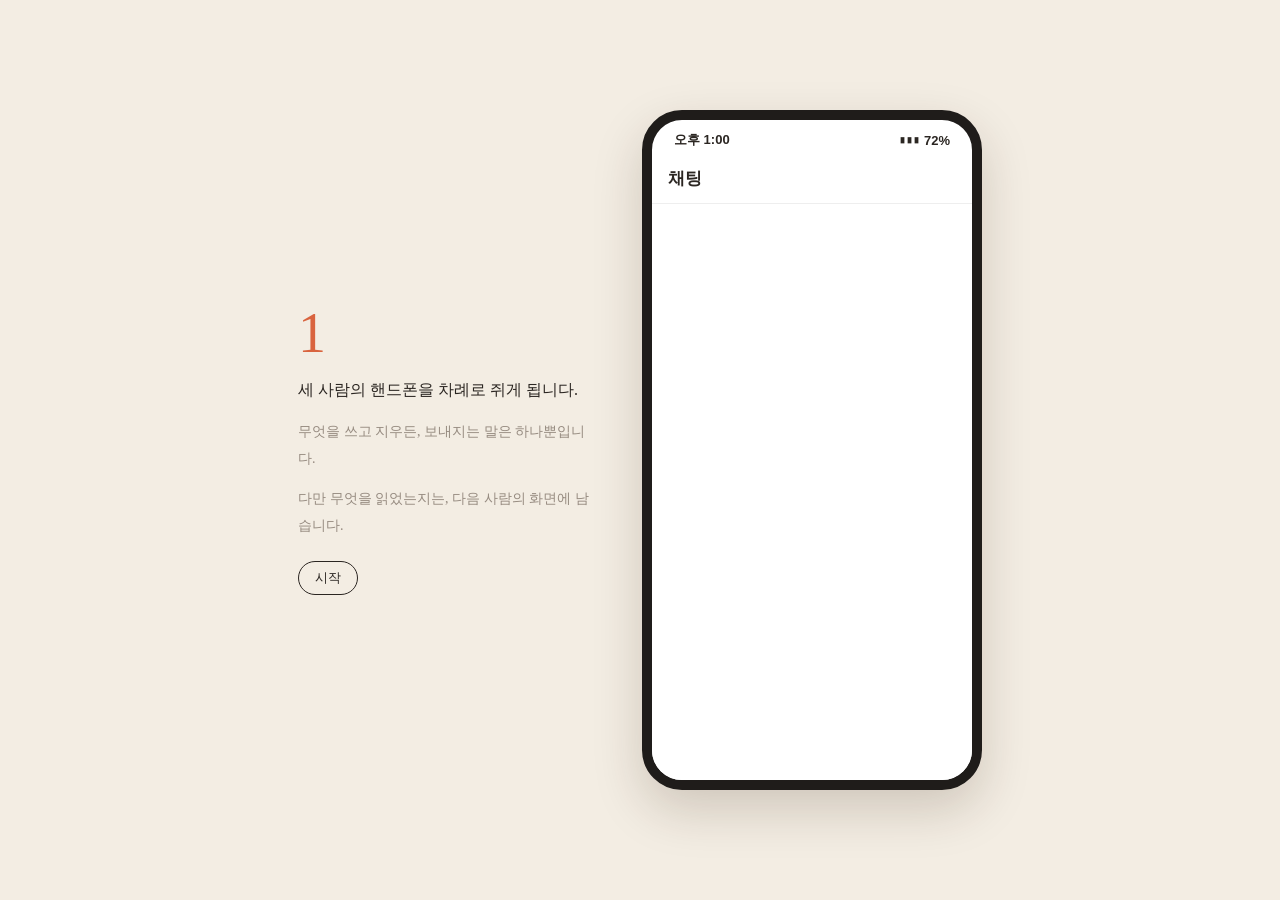
<file: unread/index.html>
<!DOCTYPE html>
<html lang="ko">
<head>
<meta charset="utf-8">
<meta name="viewport" content="width=device-width,initial-scale=1">
<title>1</title>
<style>
  :root { --paper:#f3ede3; --ink:#2b2622; --mute:#968b80; --line:#e2d8ca; --accent:#b5523b; --mine:#efe2c8; --badge:#d9643f; }
  * { box-sizing:border-box; }
  html,body { margin:0; height:100%; }
  body { background:var(--paper); color:var(--ink); display:flex; align-items:center; justify-content:center; gap:44px; padding:20px;
         font-family:-apple-system,'Apple SD Gothic Neo','Noto Sans KR',sans-serif; }
  .serif { font-family:'Noto Serif KR','Nanum Myeongjo','AppleMyungjo',serif; }

  #narr { width:300px; min-height:340px; display:flex; flex-direction:column; justify-content:center; gap:14px; }
  #narr .meta { font-size:12px; letter-spacing:.25em; color:var(--mute); }
  #narr p { margin:0; font-size:16px; line-height:1.9; opacity:0; transition:opacity .9s; }
  #narr p.on { opacity:1; }
  #narr p.goal { color:var(--accent); font-size:14px; }
  #narr p.react { color:var(--mute); font-size:14px; }
  #narr button { align-self:flex-start; margin-top:8px; }

  button { font:inherit; border:1px solid var(--ink); background:transparent; color:var(--ink); padding:7px 16px; border-radius:20px; cursor:pointer; font-size:13px; }
  button:disabled { opacity:.3; cursor:default; }

  #phone { width:340px; height:680px; background:#fff; border-radius:40px; border:10px solid #1f1c1a; position:relative; overflow:hidden; display:flex; flex-direction:column; box-shadow:0 20px 50px rgba(50,30,10,.18); }
  #status { height:34px; flex:none; display:flex; justify-content:space-between; align-items:center; padding:6px 22px 0; font-size:13px; font-weight:600; }
  #status .who { font-weight:400; color:#999; font-size:11px; }
  .screen { position:absolute; inset:34px 0 0 0; display:flex; flex-direction:column; background:#fff; transition:transform .3s ease; }
  #chat { transform:translateX(100%); background:#f7f4ef; }
  #chat.on { transform:none; }

  .top { height:50px; flex:none; display:flex; align-items:center; padding:0 16px; font-weight:600; font-size:17px; border-bottom:1px solid #eee; gap:10px; background:#fff; }
  .top .back { font-size:26px; font-weight:300; cursor:pointer; padding:0 6px 4px 0; }
  .list { flex:1; overflow:auto; }
  .row { display:flex; align-items:center; gap:12px; padding:12px 16px; cursor:pointer; }
  .row:hover { background:#faf7f2; }
  .av { width:44px; height:44px; border-radius:16px; background:#e8dccb; flex:none; display:flex; align-items:center; justify-content:center; font-size:15px; color:#7a6b5c; }
  .row .mid { flex:1; min-width:0; }
  .row .nm { font-size:15px; font-weight:600; }
  .row .pv { font-size:13px; color:#888; white-space:nowrap; overflow:hidden; text-overflow:ellipsis; margin-top:3px; }
  .row .rt { text-align:right; font-size:11px; color:#aaa; display:flex; flex-direction:column; align-items:flex-end; gap:5px; }
  .badge { background:var(--badge); color:#fff; border-radius:10px; font-size:11px; min-width:20px; padding:1px 6px; text-align:center; font-weight:600; }

  #msgs { flex:1; overflow:auto; padding:14px 12px; display:flex; flex-direction:column; gap:8px; }
  .day { align-self:center; font-size:11px; color:#999; background:#ece6dc; padding:3px 10px; border-radius:10px; margin:6px 0; }
  .m { display:flex; align-items:flex-end; gap:5px; max-width:86%; }
  .m.them { align-self:flex-start; }
  .m.me { align-self:flex-end; flex-direction:row-reverse; }
  .b { padding:8px 12px; border-radius:16px; font-size:14px; line-height:1.45; background:#fff; word-break:keep-all; }
  .m.me .b { background:var(--mine); }
  .m.sys .b { background:transparent; border:1px solid #ddd; color:#888; font-size:12px; }
  .side { display:flex; flex-direction:column; align-items:flex-end; font-size:10px; color:#aaa; gap:1px; white-space:nowrap; }
  .m.them .side { align-items:flex-start; }
  .one { color:var(--badge); font-weight:700; font-size:11px; }
  .typing { align-self:flex-start; font-size:12px; color:#999; padding:2px 6px; }

  #composer { flex:none; background:#fff; border-top:1px solid #eee; padding:8px 10px 14px; display:none; }
  #composer.on { display:block; }
  #chips { display:flex; flex-wrap:wrap; gap:6px; margin-bottom:8px; }
  .chip { font-size:12px; border:1px dashed #c9b9a4; color:#7a6b5c; padding:5px 10px; border-radius:14px; cursor:pointer; background:#fffdf9; }
  .chip.canon { border-style:solid; }
  .chip.off { opacity:.35; pointer-events:none; }
  #inrow { display:flex; gap:8px; align-items:center; }
  #input { flex:1; min-height:36px; border:1px solid #e3e3e3; border-radius:18px; padding:8px 12px; font-size:14px; color:var(--ink); }
  #input:empty::before { content:'메시지 입력'; color:#bbb; }
  #send { border:none; background:var(--badge); color:#fff; padding:8px 14px; }

  #card { position:absolute; inset:0; background:rgba(243,237,227,.97); display:flex; flex-direction:column; align-items:center; justify-content:center; gap:10px; z-index:5; text-align:center; padding:30px; transition:opacity .6s; }
  #card.hide { opacity:0; pointer-events:none; }
  #card h2 { font-weight:500; font-size:24px; margin:0; }
  #card .sub { color:var(--mute); font-size:13px; letter-spacing:.2em; }

  #ending { position:fixed; inset:0; background:var(--paper); display:none; overflow:auto; padding:50px 20px; }
  #ending.on { display:block; }
  #ending .wrap { max-width:860px; margin:0 auto; }
  #ending h2 { text-align:center; font-weight:500; font-size:22px; margin:0 0 6px; }
  #ending .lead { text-align:center; color:var(--mute); font-size:13px; margin-bottom:34px; }
  .cols { display:grid; grid-template-columns:repeat(3,1fr); gap:22px; }
  .col h3 { font-weight:500; font-size:16px; border-bottom:1px solid var(--ink); padding-bottom:8px; margin:0 0 12px; }
  .col .sent { font-size:14px; margin-bottom:12px; }
  .col .sent b { font-weight:600; }
  .col .gone { font-size:14px; color:var(--mute); text-decoration:line-through; text-decoration-color:rgba(150,139,128,.5); margin:4px 0; }
  .col .note { font-size:12px; color:var(--mute); margin-top:12px; line-height:1.7; }
  .close { text-align:center; margin-top:46px; font-size:16px; line-height:2.2; }
  @media (max-width:760px){ body{flex-direction:column; gap:16px;} #narr{min-height:0;width:340px;} .cols{grid-template-columns:1fr;} }
</style>
</head>
<body>

<div id="narr" class="serif"></div>

<div id="phone">
  <div id="status"><span id="clock">오후 1:00</span><span class="who" id="who"></span><span>▮▮▮ 72%</span></div>
  <div class="screen" id="home">
    <div class="top">채팅</div>
    <div class="list" id="list"></div>
  </div>
  <div class="screen" id="chat">
    <div class="top"><span class="back" id="back">‹</span><span id="chatName"></span></div>
    <div id="msgs"></div>
    <div id="composer">
      <div id="chips"></div>
      <div id="inrow"><div id="input"></div><button id="send" disabled>보내기</button></div>
    </div>
  </div>
  <div id="card" class="serif"></div>
</div>

<div id="ending" class="serif"><div class="wrap" id="endwrap"></div></div>

<script>
/* ---------------- 데이터 ----------------
   세 사람의 핸드폰을 차례로 잡는다. 무엇을 쓰고 지우든, 결국 보내지는 말은 하나다.
   대신 플레이어가 무엇을 읽었는지, 얼마나 망설였는지는 다음 사람의 화면에 남는다. */
const T = (h, m) => h * 60 + m;
const MISSED = '📞 부재중 통화';

const CHAPTERS = [
  {
    owner:'류', date:'삼월 어느 날 · 류의 집', start:T(13, 10),
    intro:['지연에게서 연락이 왔다.', '생일에도, 크리스마스에도, 연초에도 연락 한 번 없던 사람이었다.', '세 시간 넘게 작은 화면 속에 머물렀다.'],
    goal:'지연에게 답장을 해야 한다.',
    threads:() => [
      { id:'jy', name:'이지연', target:true, msgs:[
        { day:'3월 14일' },
        { f:'them', t:'오빠 뭐 하고 지내?', time:T(10, 5), unread:true } ] },
      { id:'yn', name:'예나', msgs:[
        { day:'어제' },
        { f:'sys', t:MISSED, time:T(23, 12), unread:true },
        { f:'sys', t:MISSED, time:T(23, 40), unread:true },
        { day:'오늘' },
        { f:'sys', t:MISSED, time:T(0, 31), unread:true },
        { f:'sys', t:MISSED, time:T(8, 2), unread:true },
        { f:'sys', t:MISSED, time:T(12, 47), unread:true } ] },
      { id:'sj', name:'수지', msgs:[
        { day:'12월 14일' },
        { f:'them', t:'남은 건 버려줘도 돼', time:T(21, 3), read:true },
        { f:'me', t:'응', time:T(21, 50), read:true } ] },
    ],
    drafts:['잘 지내. 너는?', '갑자기 무슨 일이야?', '보고 싶었어'],
    canon:'오늘 저녁에 술 한잔할래?',
    outro:['메시지를 보낸 뒤에 바스락 소리가 들렸다.', '책상 위에 누워 있던 또리와 눈이 마주쳤다.'],
  },
  {
    owner:'지연', date:'같은 날 오후 · 카페 산호', start:null, /* 류가 보낸 시각 + 26분 */
    intro:['마감까지 세 시간이 남았다.', '편지는 이번 주에도 오지 않았다.'],
    goal:'류에게 답장을 해야 한다.',
    threads:(S) => [
      { id:'ryu', name:'류 오빠', target:true, msgs:[
        { day:'3월 14일' },
        { f:'me', t:'오빠 뭐 하고 지내?', time:T(10, 5), read:true },
        { f:'them', t:CHAPTERS[0].canon, time:S.sentAt[0], unread:true } ] },
      { id:'yw', name:'연우', msgs:[
        { day:'오늘' },
        { f:'them', t:'언니 오늘 저녁 어묵탕 할게', time:T(12, 10), unread:true } ] },
      { id:'mj', name:'무준', msgs:[
        { day:'8월 20일' },
        { f:'them', t:'이번 편지는 좀 늦을 것 같아', time:T(2, 14), read:true },
        { day:'9월 2일' },
        { f:'me', t:'편지 잘 받았어. 다음 편지는 언제 와?', time:T(23, 58), read:false } ] },
    ],
    drafts:['왜, 무슨 일 있어?', '그동안 연락 못 해서 미안해', '무준이한테 답장이 안 와'],
    canon:'좋아. 산호 앞으로 와',
    outro:['핸드폰을 앞치마 주머니에 넣었다.', '무준의 창에 남은 1은 그대로였다.'],
  },
  {
    owner:'연우', date:'같은 날 저녁 · 지연과 연우의 집', start:T(19, 36),
    intro:['어묵탕이 끓는 동안 식탁에 숟가락과 젓가락을 두 벌 놓았다.', '언니는 아직이었다.'],
    goal:'언니에게 답장을 해야 한다.',
    threads:(S) => {
      const readByJy = S.opened[1].has('yw');
      const sis = [ { day:'오늘' }, { f:'me', t:'언니 오늘 저녁 어묵탕 할게', time:T(12, 10), read:readByJy } ];
      if (readByJy) sis.push({ f:'them', t:'또 어묵탕이야?', time:S.openedAt[1].yw, read:true });
      sis.push({ f:'them', t:'나 약속 생겨서 잠깐 나갔다 올게. 먼저 먹어', time:T(19, 31), unread:true });
      return [
        { id:'sis', name:'언니', target:true, msgs:sis },
        { id:'mj', name:'무준 오빠', msgs:[
          { day:'8월 3일' },
          { f:'them', t:'연우야 나 잠깐 한국 들어왔어. 밥 한번 먹자', time:T(11, 20), read:true },
          { f:'them', t:'지연이는 바쁠 것 같아서 따로 연락 안 했어', time:T(11, 21), read:true },
          { f:'me', t:'응 오빠', time:T(11, 40), read:true } ] },
      ];
    },
    drafts:['이번에는 또 누구야?', '무준 오빠, 여름에 한국 왔었어', '나 혼자 먹기 싫은데'],
    canon:'응. 조심히 다녀와',
    outro:['어묵탕은 풀어질 때까지 끓였다.', '언니는 쫀득한 걸 좋아하는데.'],
  },
];

const REACT = ['보내기 전에, 손가락이 멈췄다.', '한 글자씩 지웠다.', '이건 아니었다.', '지웠다.'];

/* ---------------- 상태 ---------------- */
const S = { ch:0, now:0, threads:[], drafted:[[],[],[]], sentAt:[], opened:[new Set(),new Set(),new Set()], openedAt:[{},{},{}], firstOpen:[], busy:false, done:false, cur:null };

const $ = id => document.getElementById(id);
const fmt = m => { m = ((m % 1440) + 1440) % 1440; const h = Math.floor(m / 60), mm = String(m % 60).padStart(2, '0'); return (h < 12 ? '오전 ' : '오후 ') + ((h % 12) || 12) + ':' + mm; };
const wait = ms => new Promise(r => setTimeout(r, ms));
const esc = s => s.replace(/[&<>]/g, c => ({ '&':'&amp;', '<':'&lt;', '>':'&gt;' }[c]));

function tickClock(add){ S.now += add; $('clock').textContent = fmt(S.now); }

/* ---------------- 내레이션 ---------------- */
function narrClear(meta){ $('narr').innerHTML = meta ? `<div class="meta">${esc(meta)}</div>` : ''; }
function narr(s, cls){
  const p = document.createElement('p'); p.textContent = s; if (cls) p.className = cls;
  $('narr').appendChild(p); requestAnimationFrame(() => requestAnimationFrame(() => p.classList.add('on')));
}

/* ---------------- 챕터 ---------------- */
async function startChapter(i){
  S.ch = i; const C = CHAPTERS[i];
  S.now = C.start ?? (S.sentAt[0] + 26);
  S.threads = C.threads(S);
  S.done = false; S.cur = null;
  $('who').textContent = C.owner + '의 핸드폰';
  tickClock(0);
  $('chat').classList.remove('on');
  renderList();
  const card = $('card');
  card.innerHTML = `<div class="sub">${i + 1} / ${CHAPTERS.length}</div><h2>${esc(C.owner)}의 핸드폰</h2><div class="sub" style="letter-spacing:.05em">${esc(C.date)}</div><button style="margin-top:22px">화면 켜기</button>`;
  card.classList.remove('hide');
  narrClear(C.date);
  card.querySelector('button').onclick = async () => {
    card.classList.add('hide');
    for (const s of C.intro) { narr(s); await wait(1500); }
    narr(C.goal, 'goal');
  };
}

function unreadOf(t){ return t.msgs.filter(m => m.unread).length; }
function lastOf(t){ return [...t.msgs].reverse().find(m => m.t); }

function renderList(){
  const L = $('list'); L.innerHTML = '';
  for (const t of S.threads) {
    const last = lastOf(t), n = unreadOf(t);
    const day = [...t.msgs].reverse().find(m => m.day)?.day;
    const when = (!day || day === '오늘' || day === '3월 14일') ? fmt(last.time) : day;
    const row = document.createElement('div'); row.className = 'row';
    row.innerHTML = `<div class="av">${esc(t.name[0])}</div>
      <div class="mid"><div class="nm">${esc(t.name)}</div><div class="pv">${esc(last.t)}</div></div>
      <div class="rt"><span>${esc(when)}</span>${n ? `<span class="badge">${n}</span>` : ''}</div>`;
    row.onclick = () => openThread(t.id);
    L.appendChild(row);
  }
}

function openThread(id){
  if (S.busy) return;
  const t = S.threads.find(x => x.id === id);
  S.cur = t;
  const fresh = unreadOf(t) > 0;
  if (!S.opened[S.ch].has(id)) { S.opened[S.ch].add(id); S.openedAt[S.ch][id] = S.now; }
  t.msgs.forEach(m => { if (m.unread) { m.unread = false; m.seen = true; } });
  if (fresh) tickClock(2);
  $('chatName').textContent = t.name;
  renderMsgs();
  const C = CHAPTERS[S.ch];
  const comp = $('composer');
  comp.classList.toggle('on', !!t.target && !S.done);
  if (t.target && !S.done) renderChips();
  $('chat').classList.add('on');
  if (S.ch === 1 && id === 'mj') narr('1은 구월부터 그대로였다.', 'react');
  if (S.ch === 0 && id === 'yn') narr('부재중 다섯 통. 답장은 하지 않았다.', 'react');
  if (S.ch === 2 && id === 'mj') narr('언니에게는 말하지 않았다.', 'react');
}
$('back').onclick = () => { if (S.busy) return; $('chat').classList.remove('on'); renderList(); };

function renderMsgs(){
  const M = $('msgs'); M.innerHTML = '';
  for (const m of S.cur.msgs) {
    if (m.day) { M.insertAdjacentHTML('beforeend', `<div class="day">${esc(m.day)}</div>`); continue; }
    const one = m.f === 'me' && m.read === false ? '<span class="one">1</span>' : '';
    M.insertAdjacentHTML('beforeend',
      `<div class="m ${m.f}"><div class="b">${esc(m.t)}</div><div class="side">${one}<span>${fmt(m.time)}</span></div></div>`);
  }
  M.scrollTop = M.scrollHeight;
}

function renderChips(){
  const C = CHAPTERS[S.ch], box = $('chips'); box.innerHTML = '';
  const all = [...C.drafts, C.canon];
  for (const d of all) {
    const c = document.createElement('span');
    c.className = 'chip' + (d === C.canon ? ' canon' : '') + (S.drafted[S.ch].includes(d) ? ' off' : '');
    c.textContent = d;
    c.onclick = () => typeDraft(d);
    box.appendChild(c);
  }
}

/* ---------------- 쓰고, 지우고, 보내기 ---------------- */
async function typeDraft(d){
  if (S.busy) return;
  S.busy = true;
  const inp = $('input'); inp.textContent = '';
  $('send').disabled = true;
  document.querySelectorAll('.chip').forEach(c => c.classList.add('off'));
  for (const ch of d) { inp.textContent += ch; await wait(65 + Math.random() * 60); }
  S.busy = false;
  $('send').disabled = false;
  $('send').onclick = () => send(d);
}

async function send(d){
  if (S.busy) return;
  S.busy = true; $('send').disabled = true;
  const C = CHAPTERS[S.ch], inp = $('input');
  if (d !== C.canon) {
    await wait(500);
    while (inp.textContent.length) { inp.textContent = inp.textContent.slice(0, -1); await wait(45); }
    S.drafted[S.ch].push(d);
    narr(REACT[(S.drafted[S.ch].length - 1) % REACT.length], 'react');
    tickClock(17 + Math.floor(Math.random() * 20));
    S.busy = false;
    renderChips();
    return;
  }
  // 보내지는 단 하나의 말
  inp.textContent = '';
  S.sentAt[S.ch] = S.now;
  S.cur.msgs.push({ f:'me', t:d, time:S.now, read:false });
  renderMsgs();
  S.done = true;
  $('composer').classList.remove('on');
  await wait(900);
  for (const s of C.outro) { narr(s); await wait(1600); }
  S.busy = false;
  const b = document.createElement('button');
  b.textContent = S.ch < CHAPTERS.length - 1 ? '화면 끄기' : '마지막으로';
  b.onclick = () => { b.remove(); S.ch < CHAPTERS.length - 1 ? startChapter(S.ch + 1) : ending(); };
  $('narr').appendChild(b);
}

/* ---------------- 끝 ---------------- */
function ending(){
  const lag = S.openedAt[1].ryu != null ? S.openedAt[1].ryu - S.sentAt[0] : null;
  const notes = [
    [ S.opened[0].has('yn') ? '예나의 부재중 다섯 통은 확인만 했다.' : '예나의 부재중 다섯 통은 열어보지도 않았다.',
      lag != null ? `지연의 화면에서 1이 사라지기까지 ${lag}분이 걸렸다.` : '' ],
    [ S.opened[1].has('yw') ? '연우의 어묵탕 이야기에는 “또 어묵탕이야?”라고만 했다.' : '연우의 메시지에는 1이 그대로 남았다.',
      '무준에게 보낸 말의 1은, 끝까지 사라지지 않았다.' ],
    [ '무준 오빠가 다녀간 일은 끝내 말하지 않았다.',
      '언니의 답장은 오지 않았다.' ],
  ];
  const cols = CHAPTERS.map((C, i) => `
    <div class="col">
      <h3>${esc(C.owner)}</h3>
      <div class="sent">보낸 말 · <b>${esc(C.canon)}</b> <span style="color:var(--mute);font-size:12px">${fmt(S.sentAt[i])}</span></div>
      ${S.drafted[i].length ? S.drafted[i].map(d => `<div class="gone">${esc(d)}</div>`).join('') : '<div class="note">망설이지 않고 보냈다.</div>'}
      <div class="note">${notes[i].filter(Boolean).map(esc).join('<br>')}</div>
    </div>`).join('');
  const total = S.drafted.flat().length;
  $('endwrap').innerHTML = `
    <h2>보내지 못한 말</h2>
    <div class="lead">세 사람의 화면에 남은 것은 세 줄이었다. 지워진 말은 ${total}줄.</div>
    <div class="cols">${cols}</div>
    <div class="close">
      상대의 화면에는 보낸 말만 남는다.<br>
      사랑은 증거를 남기지만, 증거는 사랑을 증명할 수 없다.<br><br>
      <button onclick="location.reload()">처음부터</button>
    </div>`;
  $('ending').classList.add('on');
}

/* ---------------- 시작 ---------------- */
(function title(){
  narrClear('');
  narr('1', '');
  $('narr').querySelector('p').style.cssText = 'font-size:56px;line-height:1;color:var(--badge)';
  narr('세 사람의 핸드폰을 차례로 쥐게 됩니다.');
  narr('무엇을 쓰고 지우든, 보내지는 말은 하나뿐입니다.', 'react');
  narr('다만 무엇을 읽었는지는, 다음 사람의 화면에 남습니다.', 'react');
  const b = document.createElement('button'); b.textContent = '시작';
  b.onclick = () => { b.remove(); startChapter(0); };
  $('narr').appendChild(b);
  $('card').classList.add('hide');
  $('who').textContent = '';
})();
</script>
</body>
</html>
</file>
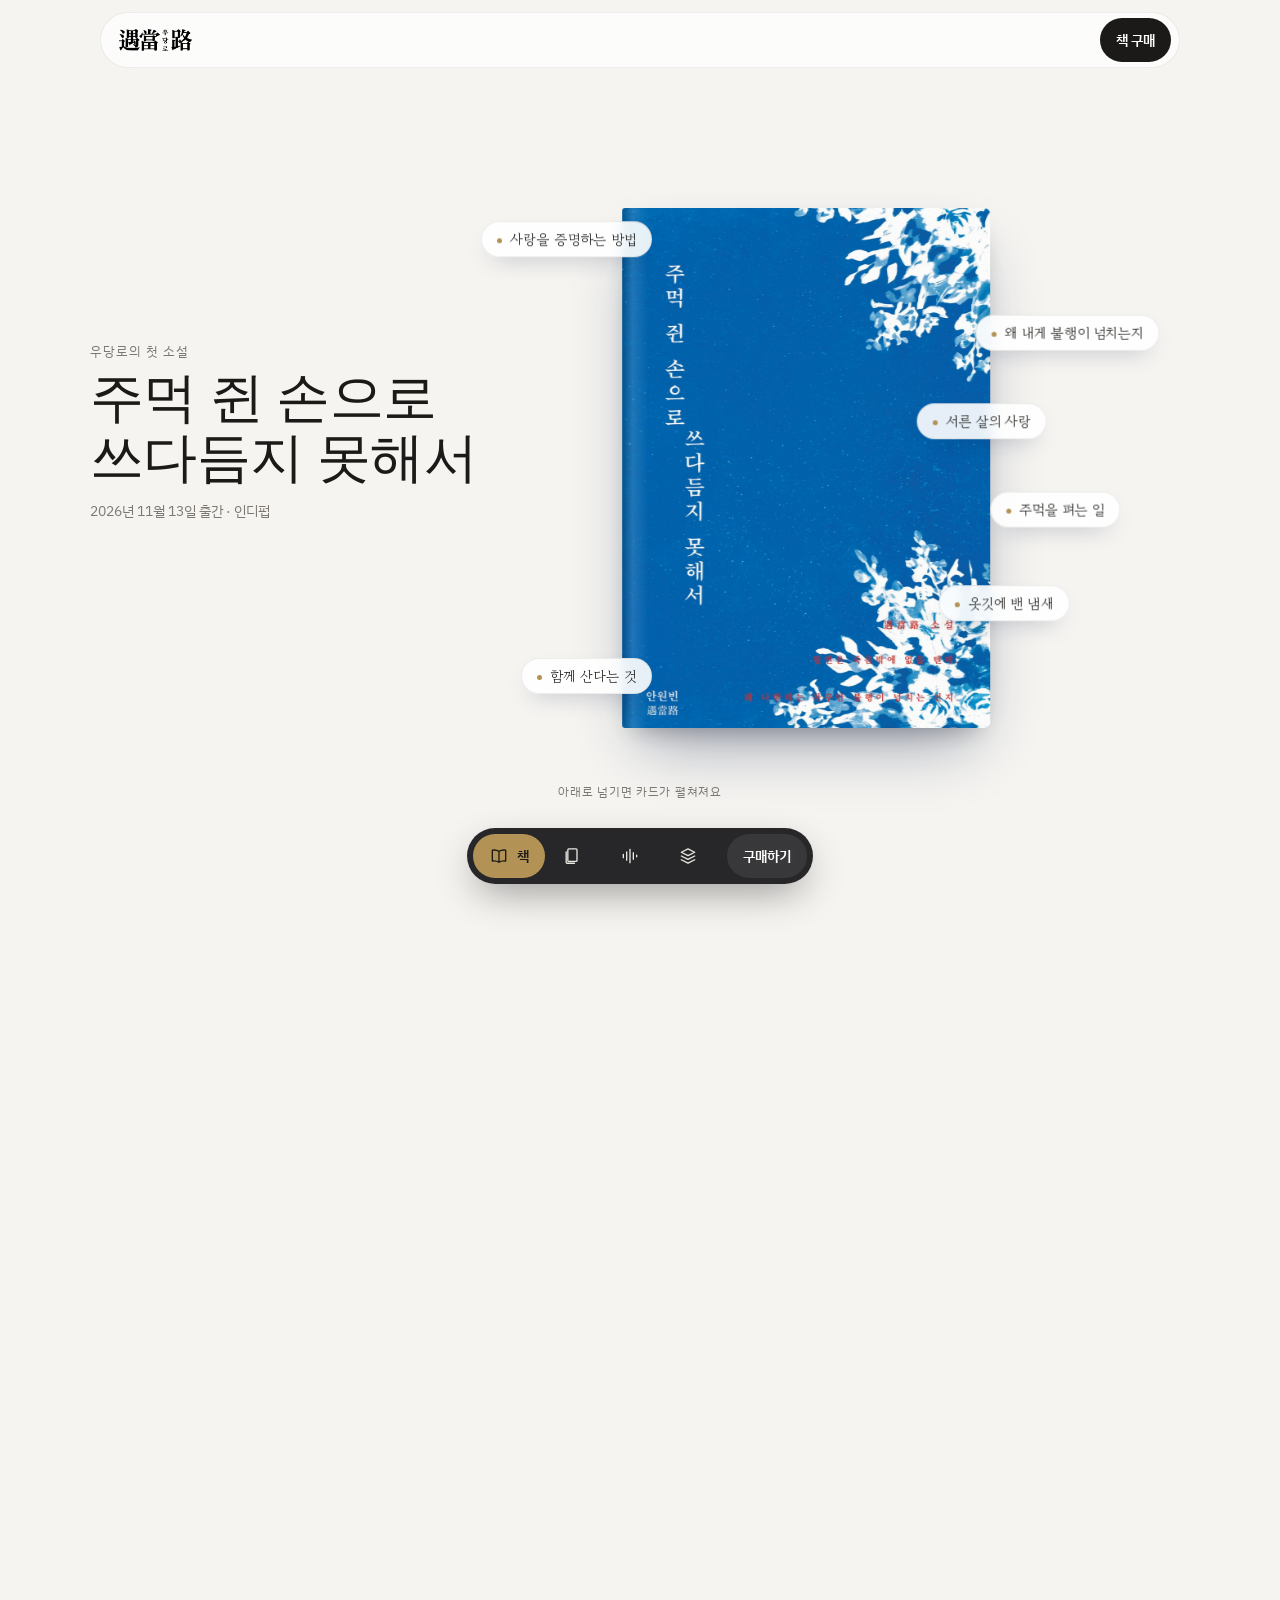
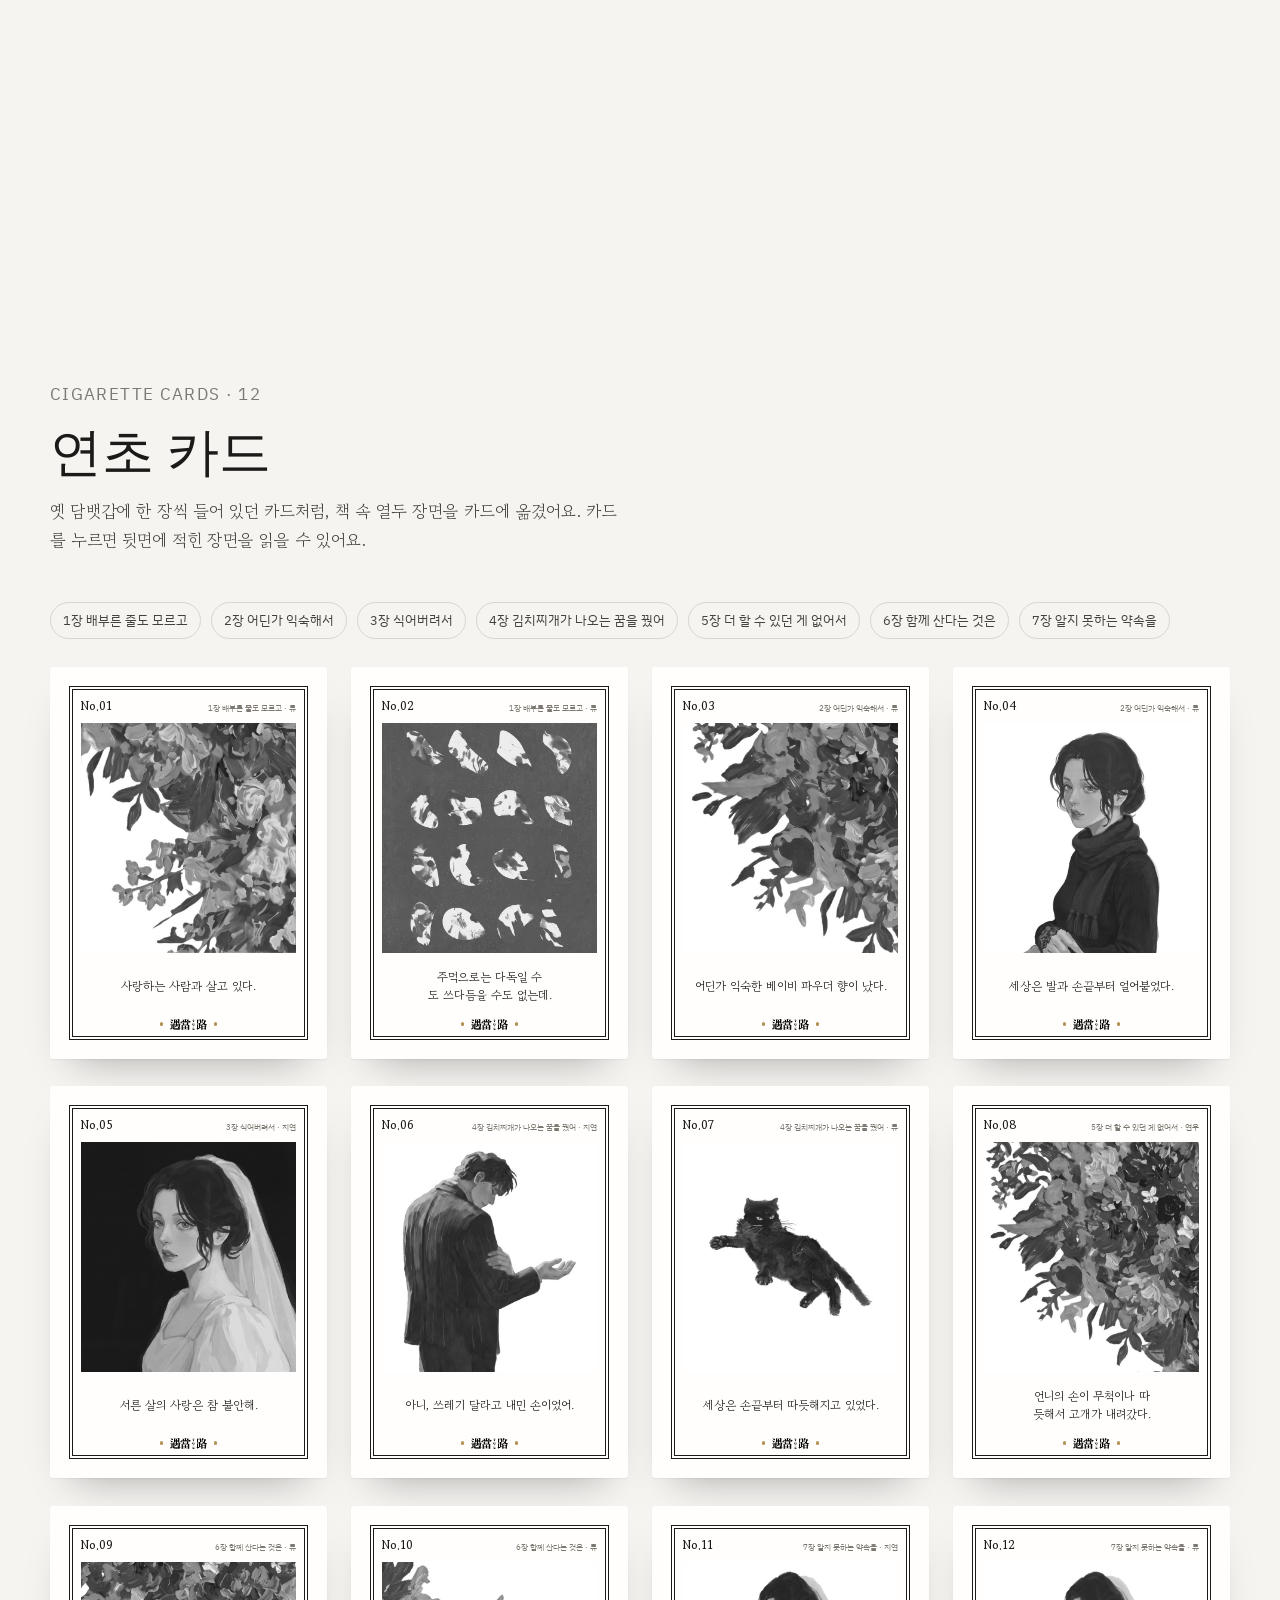
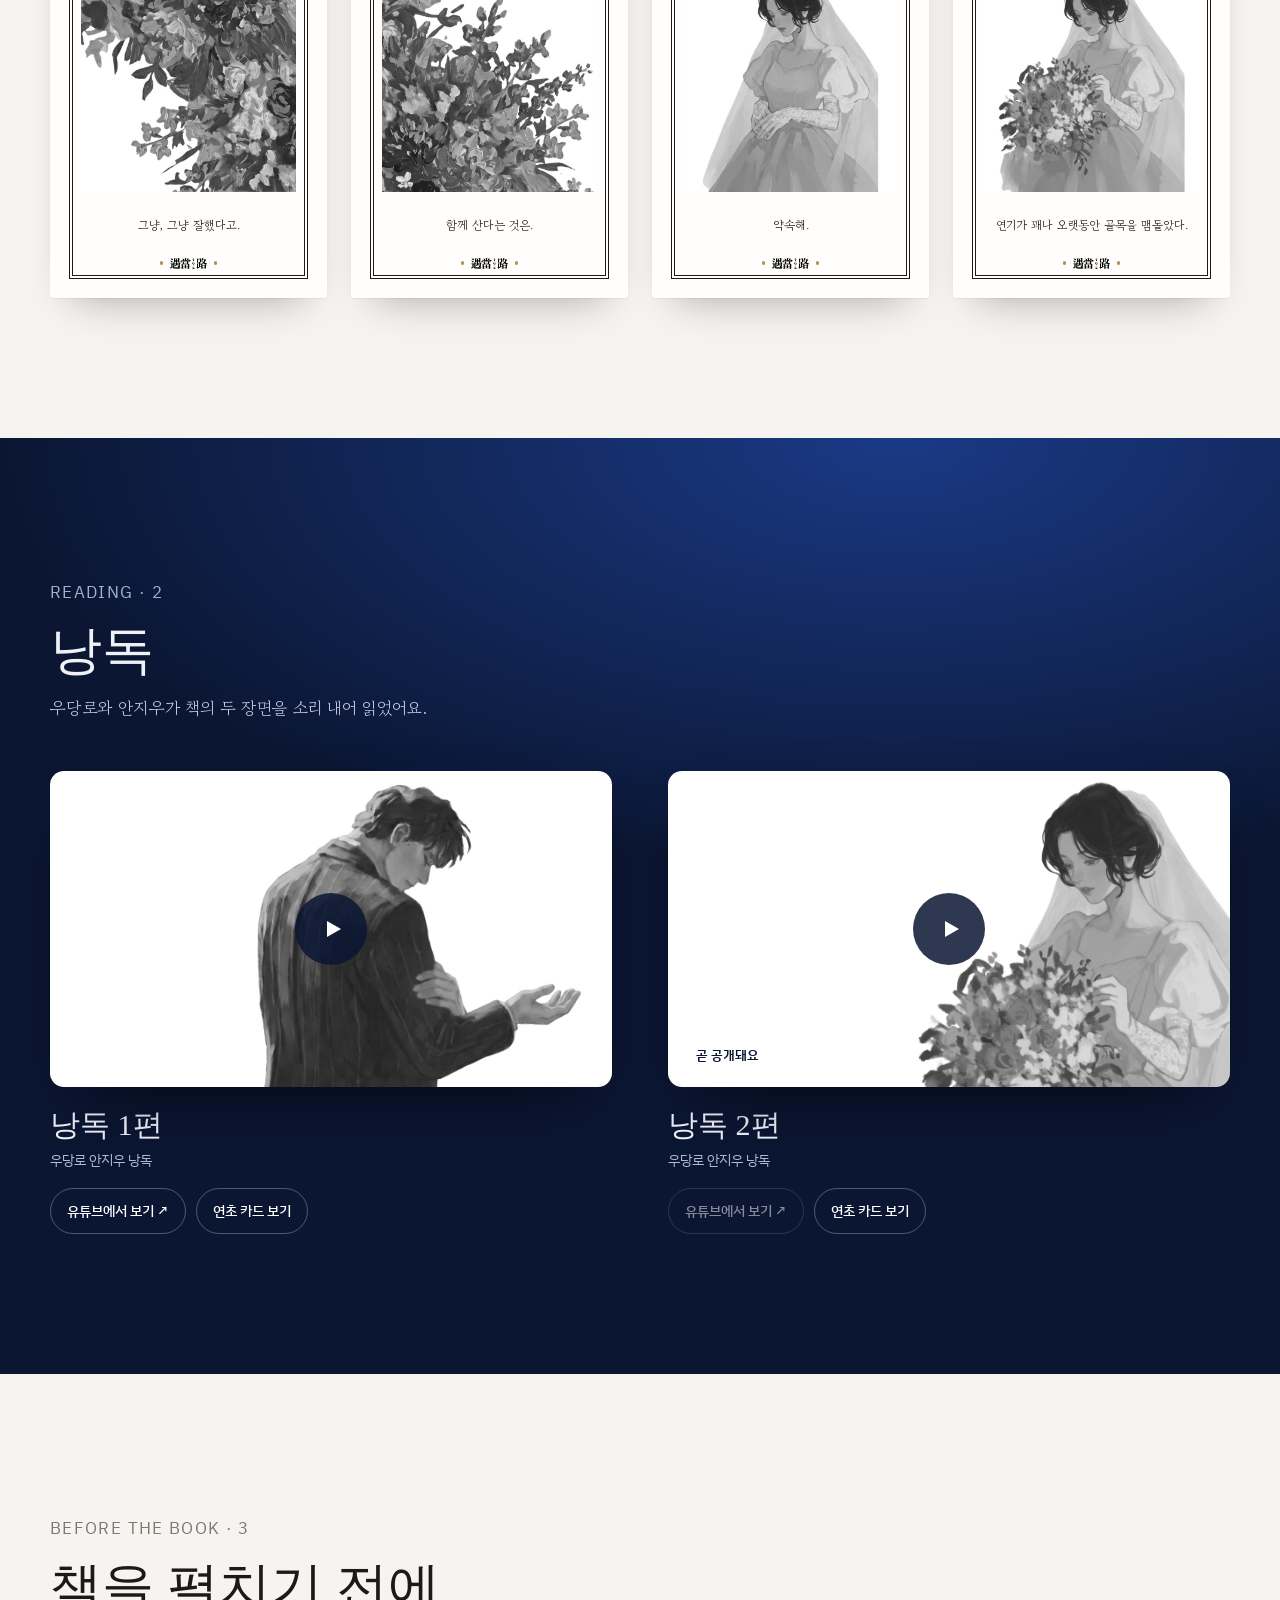
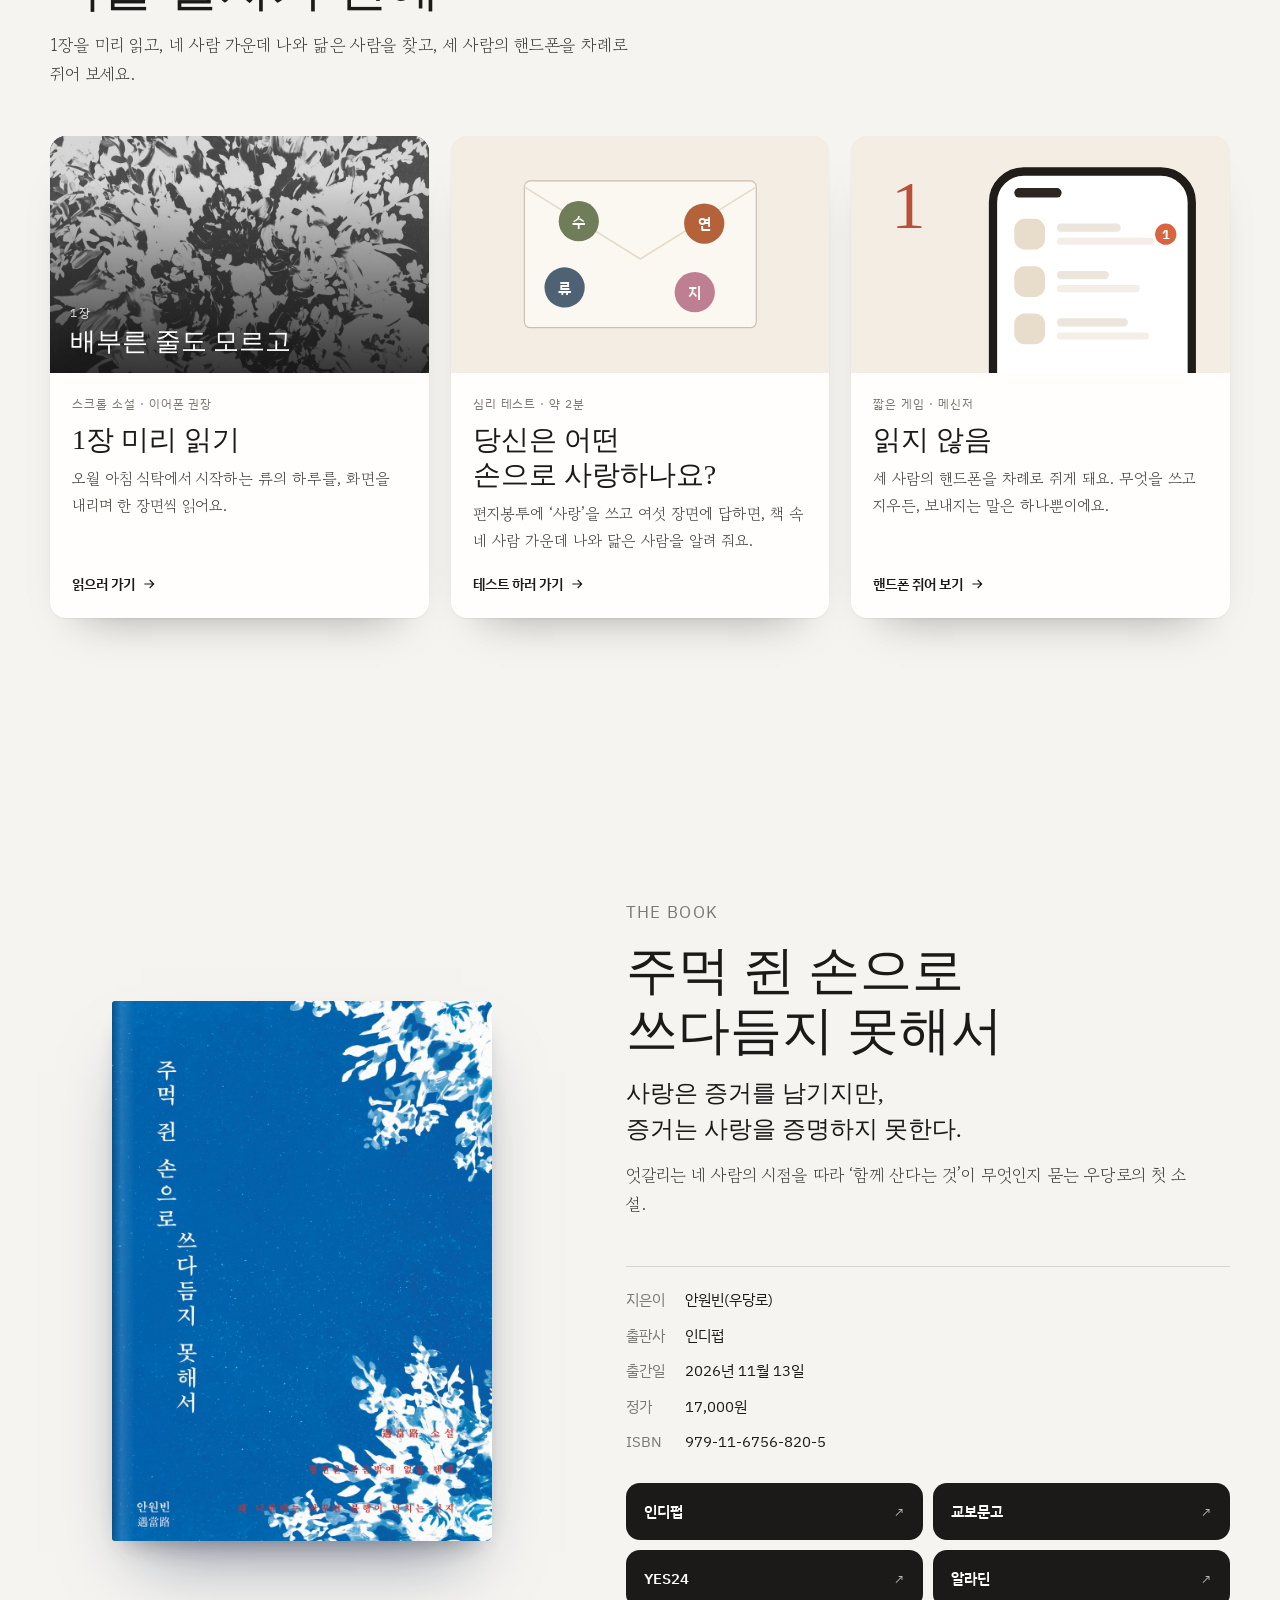
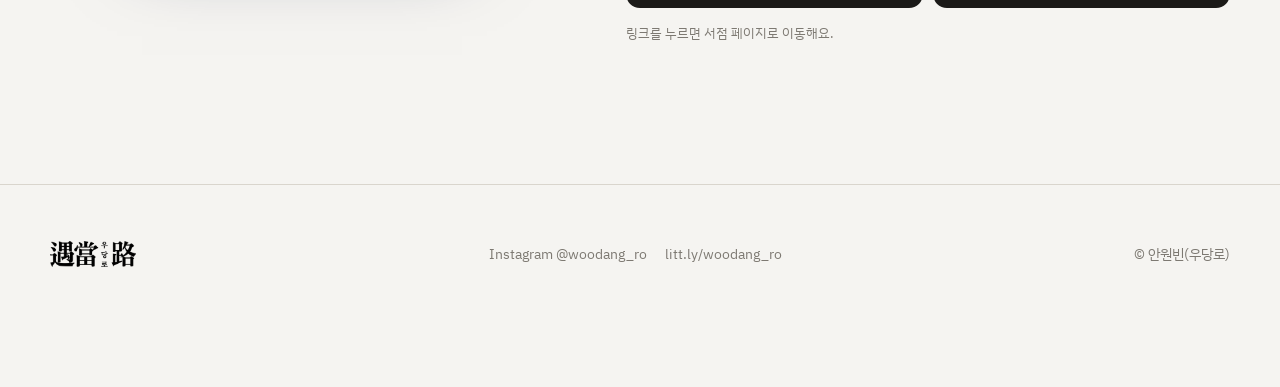
<file: classic.html>
<!DOCTYPE html>
<html lang="ko">
<head>
<meta charset="utf-8">
<meta name="robots" content="noindex">
<meta name="viewport" content="width=device-width, initial-scale=1">
<title>주먹 쥔 손으로 쓰다듬지 못해서 · 우당로(안원빈) 소설 | 인디펍</title>
<meta name="description" content="우당로(안원빈)의 첫 소설 『주먹 쥔 손으로 쓰다듬지 못해서』. 인디펍, 2026년 11월 13일 출간. 카드 열두 장과 낭독, 구매 링크.">
<meta name="naver-site-verification" content="25453786e24af0275c1d953f1a4188fe1e1834d0" />
<meta name="google-site-verification" content="KRmct48asiPWwux0psbwPIJb9Qq7BjFTF3cZDMT28zU" />

<script type="application/ld+json">{"@context": "https://schema.org", "@type": "Book", "name": "주먹 쥔 손으로 쓰다듬지 못해서", "author": {"@type": "Person", "name": "안원빈", "alternateName": "우당로", "sameAs": ["https://www.instagram.com/woodang_ro/"]}, "publisher": {"@type": "Organization", "name": "인디펍"}, "isbn": "9791167568205", "datePublished": "2026-11-13", "inLanguage": "ko", "bookFormat": "https://schema.org/Paperback", "image": "https://woodangro.kr/img/cover.jpg", "url": "https://woodangro.kr/", "description": "엇갈리는 네 사람의 시점을 따라 ‘함께 산다는 것’이 무엇인지 묻는 우당로의 첫 소설."}</script>
<meta name="theme-color" content="#f5f4f1">
<meta property="og:title" content="주먹 쥔 손으로 쓰다듬지 못해서">
<meta property="og:description" content="우당로의 첫 소설 · 연초 카드 열두 장과 두 편의 낭독">
<meta property="og:image" content="img/cover.jpg">
<link rel="preconnect" href="https://fonts.googleapis.com">
<link rel="preconnect" href="https://fonts.gstatic.com" crossorigin>
<link href="https://fonts.googleapis.com/css2?family=Gowun+Batang:wght@400;700&family=IBM+Plex+Sans+KR:wght@400;500;600&family=Song+Myung&display=swap" rel="stylesheet">
<style>
:root{
  /* 레이아웃: 손에 쥔 물건 하나(책 → 연초 카드 묶음 → 낭독 화면)가 화면 가운데 고정된 채 스크롤에 따라 바뀌고, 아래 알약 메뉴가 지금 단계를 알려준다 */
  --paper:#f5f4f1;
  --card:#fffefc;
  --ink:#1b1a18;
  --smoke:#7d7972;
  --rule:#d9d5cd;
  --cobalt:#1f4ea3;
  --night:#0b1633;
  --gold:#b39256;
  --display:"Song Myung","Noto Serif KR","Nanum Myeongjo",serif;
  --body:"Gowun Batang","Noto Serif KR","Nanum Myeongjo",serif;
  --ui:"IBM Plex Sans KR","Apple SD Gothic Neo","Malgun Gothic",system-ui,sans-serif;
  --gutter:clamp(16px,5vw,48px);
  --dock-h:56px;
  color-scheme:light;
}
*{box-sizing:border-box}
html{-webkit-text-size-adjust:100%;scroll-padding-top:84px}
@media (prefers-reduced-motion:no-preference){html{scroll-behavior:smooth}}
body{margin:0;background:var(--paper);color:var(--ink);font-family:var(--body);line-height:1.7;-webkit-font-smoothing:antialiased;overflow-x:hidden}
img{max-width:100%;height:auto;display:block}
a{color:inherit}
button{font:inherit;color:inherit}
:focus-visible{outline:2px solid var(--gold);outline-offset:3px;border-radius:6px}
.sr{position:absolute;width:1px;height:1px;overflow:hidden;clip:rect(0 0 0 0);white-space:nowrap}

/* ───────── 상단 바 ───────── */
.top{position:fixed;z-index:40;top:12px;left:12px;right:12px;max-width:1080px;margin:0 auto;height:56px;
  display:flex;align-items:center;justify-content:space-between;padding:0 8px 0 18px;border-radius:999px;
  background:rgba(255,255,255,.72);border:1px solid rgba(27,26,24,.07);
  -webkit-backdrop-filter:blur(14px) saturate(1.2);backdrop-filter:blur(14px) saturate(1.2);
  transition:background .4s,border-color .4s}
.top .seal{height:22px;width:auto}
.top .buy{font-family:var(--ui);font-size:14px;font-weight:600;text-decoration:none;padding:10px 16px;border-radius:999px;background:var(--ink);color:#fff;transition:background .3s,color .3s}
body.is-night .top{background:rgba(11,22,51,.55);border-color:rgba(255,255,255,.1)}
body.is-night .top .seal{filter:invert(1)}
body.is-night .top .buy{background:#fff;color:var(--night)}

/* ───────── 스크롤 무대 ───────── */
.story{position:relative;height:560vh}
.stage{position:sticky;top:0;height:100vh;height:100svh;overflow:hidden;background:var(--stage-bg,var(--paper));color:var(--stage-ink,var(--ink))}
.ghosts{position:absolute;inset:0;pointer-events:none}
.ghost{position:absolute;will-change:transform,opacity}
.tags{position:absolute;inset:0;pointer-events:none}
.tag{position:absolute;left:0;top:0;font-family:var(--body);font-size:clamp(13px,1.1vw,15px);line-height:1;padding:10px 15px;border-radius:999px;background:rgba(255,255,255,.9);border:1px solid rgba(27,26,24,.08);color:var(--ink);white-space:nowrap;box-shadow:0 10px 24px -12px rgba(16,30,70,.35);-webkit-backdrop-filter:blur(6px);backdrop-filter:blur(6px);will-change:transform,opacity}
.tag::before{content:"";display:inline-block;width:5px;height:5px;border-radius:50%;background:var(--gold);margin-right:8px;vertical-align:middle;transform:translateY(-1px)}
.ghost.mini{width:clamp(70px,11vw,120px);aspect-ratio:74.25/105;background:var(--card);border:1px solid var(--rule);border-radius:4px;padding:5%;filter:blur(1.6px);box-shadow:0 10px 30px rgba(0,0,0,.08)}
.ghost.mini img{width:100%;aspect-ratio:.9335;object-fit:cover}
.ghost.line{font-family:var(--display);color:#fff;font-size:clamp(20px,3.4vw,40px);white-space:nowrap;filter:blur(1.2px)}

.captions{position:absolute;left:0;right:0;top:calc(84px + 1.5vh);text-align:center;padding:0 var(--gutter);height:170px}
.cap{position:absolute;left:var(--gutter);right:var(--gutter);top:0;will-change:opacity,transform}
.eyebrow{margin:0 0 6px;font-family:var(--ui);font-size:13px;letter-spacing:.08em;color:var(--stage-sub,var(--smoke))}
.cap h1,.cap h2{margin:0;font-family:var(--display);font-weight:400;line-height:1.12;letter-spacing:-.01em;text-wrap:balance}
.cap h1{font-size:clamp(34px,8.4vw,64px)}
.cap h2{font-size:clamp(30px,7.4vw,56px)}
.cap .sub{margin:10px 0 0;font-family:var(--ui);font-size:14px;color:var(--stage-sub,var(--smoke));font-variant-numeric:tabular-nums}

.object{position:absolute;left:50%;top:58%;width:var(--ow,240px);height:var(--oh,340px);transform:translate(-50%,-50%);perspective:1400px}
.cover-face,.deck,.screen{position:absolute;inset:0}
.cover-face{transform-style:preserve-3d;will-change:transform,opacity}
.cover-face img{width:100%;height:100%;object-fit:cover;border-radius:3px 6px 6px 3px;box-shadow:0 1px 0 rgba(255,255,255,.6) inset,0 30px 60px -20px rgba(16,30,70,.45),0 12px 24px -12px rgba(0,0,0,.3)}
.cover-face::after{content:"";position:absolute;left:0;top:0;bottom:0;width:7%;border-radius:3px 0 0 3px;background:linear-gradient(90deg,rgba(0,0,0,.18),rgba(255,255,255,.12) 40%,rgba(0,0,0,0))}
.deck{will-change:transform,opacity}
.deck .cf{position:absolute;inset:0;will-change:transform,opacity;box-shadow:0 18px 40px -18px rgba(0,0,0,.35)}
.screen{border-radius:18px;overflow:hidden;background:#000;box-shadow:0 0 0 6px #10131c,0 0 0 7px rgba(255,255,255,.12),0 40px 80px -30px rgba(0,0,0,.7);will-change:opacity,transform}
.screen img{position:absolute;inset:0;width:100%;height:100%;object-fit:cover;transition:opacity .5s}
.screen .play{position:absolute;left:50%;top:50%;width:64px;height:64px;margin:-32px 0 0 -32px;border-radius:50%;background:rgba(11,22,51,.82);display:grid;place-items:center}
.screen .play svg{width:22px;height:22px;margin-left:4px;fill:#fff}
.screen .tag{position:absolute;left:14px;bottom:12px;font-family:var(--ui);font-size:12px;font-weight:600;padding:6px 10px;border-radius:999px;background:rgba(255,255,255,.92);color:var(--night)}
.scroll-hint{position:absolute;left:0;right:0;bottom:calc(var(--dock-h) + 30px);text-align:center;font-family:var(--ui);font-size:12px;color:var(--smoke);letter-spacing:.06em;will-change:opacity}

@media (min-width:960px){
  .captions{left:max(32px,7vw);right:auto;top:50%;width:min(560px,40vw);text-align:left;transform:translateY(-50%);padding:0;height:260px}
  .cap h1{font-size:clamp(40px,4.2vw,62px)}
  .cap h2{font-size:clamp(36px,3.8vw,56px)}
  .cap{left:0;right:0;top:20px}
  .object{left:63%;top:52%}
}

/* ───────── 연초 카드 (앞면·뒷면) ───────── */
.cf{container-type:inline-size;aspect-ratio:74.25/105;background:var(--card);border-radius:3px;color:var(--ink);position:relative;overflow:hidden}
.cf .frame{position:absolute;inset:6.7cqw;border:max(1px,.4cqw) solid var(--ink);display:flex;flex-direction:column;padding:3.6cqw 4.2cqw 3.4cqw}
.cf .frame::before{content:"";position:absolute;inset:.9cqw;border:max(.5px,.16cqw) solid var(--ink);pointer-events:none}
.cf .head{display:flex;justify-content:space-between;align-items:baseline;gap:2cqw;margin-bottom:2.6cqw;position:relative}
.cf .no{font-family:var(--body);font-weight:700;font-size:4.2cqw;letter-spacing:.02em;white-space:nowrap}
.cf .ch{font-family:var(--ui);font-size:2.9cqw;color:var(--smoke);white-space:nowrap;overflow:hidden;text-overflow:ellipsis}
.cf .art{width:100%;aspect-ratio:.9335;object-fit:cover;position:relative}
.cf .line{flex:1;display:grid;place-items:center;text-align:center;font-family:var(--body);font-size:4.3cqw;line-height:1.5;padding:2cqw 1cqw;text-wrap:balance;position:relative}
.cf .mark{display:flex;justify-content:center;align-items:center;gap:2.4cqw;position:relative}
.cf .mark img{height:4cqw;width:auto}
.cf .mark i{width:1.3cqw;height:1.3cqw;border-radius:50%;background:var(--gold)}
.cf.back .frame{padding-bottom:3cqw}
.cf .ex{flex:1;overflow:hidden;font-size:3.85cqw;line-height:1.72;position:relative;-webkit-mask-image:linear-gradient(#000 82%,transparent);mask-image:linear-gradient(#000 82%,transparent)}
.cf .ex p{margin:0 0 .5em;text-indent:1em;word-break:keep-all}
.cf .ex p.d{text-indent:0}
.msg{display:block;margin:.4em 0 .7em;padding:.55em .8em;border:1px solid var(--rule);border-radius:.8em;font-family:var(--ui);font-size:.86em;line-height:1.5;text-indent:0;background:#f7f6f3}
.msg b{font-weight:600;margin-right:.5em}
.msg small{float:right;color:var(--smoke);margin-left:.6em}
.cf .more{position:relative;margin-top:2cqw;align-self:center;font-family:var(--ui);font-size:3.2cqw;font-weight:600;padding:1.6cqw 3.4cqw;border-radius:999px;border:1px solid var(--ink);background:var(--card);cursor:pointer}

/* ───────── 섹션 공통 ───────── */
.sec{padding:clamp(72px,12vw,140px) var(--gutter)}
.wrap{max-width:1180px;margin:0 auto}
.sec-head{display:grid;gap:14px;margin-bottom:clamp(28px,5vw,48px);max-width:640px}
.sec-head .eyebrow{color:var(--smoke)}
.sec-head h2{margin:0;font-family:var(--display);font-weight:400;font-size:clamp(32px,6vw,52px);line-height:1.15;text-wrap:balance}
.sec-head p{margin:0;font-size:17px;color:#45423d;max-width:34em}
.sec-head .tagline{font-family:var(--display);font-size:clamp(20px,2.6vw,24px);line-height:1.5;color:var(--ink)}

/* 카드 갤러리 */
.rail{display:grid;grid-auto-flow:column;grid-auto-columns:min(78vw,340px);gap:18px;overflow-x:auto;scroll-snap-type:x mandatory;padding:6px var(--gutter) 28px;margin:0 calc(var(--gutter) * -1);scrollbar-width:none;overscroll-behavior-x:contain}
.rail::-webkit-scrollbar{display:none}
.flip{scroll-snap-align:center;perspective:1600px;border:0;padding:0;background:none;cursor:pointer;text-align:left}
.flip .in{position:relative;display:block;aspect-ratio:74.25/105;transform-style:preserve-3d;transition:transform .8s cubic-bezier(.2,.7,.2,1)}
.flip[aria-pressed="true"] .in{transform:rotateY(180deg)}
.flip .cf{position:absolute;inset:0;backface-visibility:hidden;-webkit-backface-visibility:hidden;box-shadow:0 1px 2px rgba(0,0,0,.06),0 22px 40px -24px rgba(0,0,0,.35)}
.flip .cf.back{transform:rotateY(180deg)}
.flip:hover .cf.front{box-shadow:0 1px 2px rgba(0,0,0,.06),0 30px 50px -24px rgba(0,0,0,.4)}
.rail-bar{display:flex;align-items:center;justify-content:space-between;gap:16px;font-family:var(--ui);font-size:14px;color:var(--smoke)}
.rail-bar .count{font-variant-numeric:tabular-nums;letter-spacing:.04em}
.rail-bar .count b{color:var(--ink);font-weight:600}
.arrows{display:flex;gap:8px}
.arrows button{width:44px;height:44px;border-radius:50%;border:1px solid var(--rule);background:var(--card);cursor:pointer;display:grid;place-items:center}
.arrows svg{width:18px;height:18px;stroke:var(--ink);fill:none;stroke-width:1.6}
.legend{display:flex;flex-wrap:wrap;gap:8px 10px;margin:0 0 22px;padding:0;list-style:none;font-family:var(--ui);font-size:13px}
.legend button{border:1px solid var(--rule);background:transparent;border-radius:999px;padding:6px 12px;cursor:pointer;color:#45423d}
.legend button:hover{border-color:var(--ink)}
@media (min-width:960px){
  .rail{grid-auto-flow:row;grid-template-columns:repeat(4,1fr);grid-auto-columns:auto;overflow:visible;margin:0;padding:6px 0 0;gap:28px 24px}
  .rail-bar{display:none}
}

/* 낭독 */
.night{background:radial-gradient(120% 80% at 70% 0%,#1a3a86 0%,var(--night) 58%);color:#eef1f8}
.night .sec-head .eyebrow{color:#9fb0d6}
.night .sec-head p{color:#c5cee4}
.readings{display:grid;gap:clamp(36px,6vw,56px)}
@media (min-width:960px){.readings{grid-template-columns:1fr 1fr}}
.reading{scroll-margin-top:90px}
.player{position:relative;width:100%;aspect-ratio:16/9;border:0;padding:0;border-radius:14px;overflow:hidden;background:#000;cursor:pointer;display:block;box-shadow:0 30px 60px -30px rgba(0,0,0,.7)}
.player img{width:100%;height:100%;object-fit:cover;transition:transform .8s}
.player:hover img{transform:scale(1.02)}
.player .play{position:absolute;left:50%;top:50%;width:72px;height:72px;margin:-36px 0 0 -36px;border-radius:50%;background:rgba(11,22,51,.85);display:grid;place-items:center;transition:transform .3s}
.player:hover .play{transform:scale(1.06)}
.player .play svg{width:24px;height:24px;margin-left:4px;fill:#fff}
.player iframe{position:absolute;inset:0;width:100%;height:100%;border:0}
.player .soon{position:absolute;left:16px;bottom:14px;font-family:var(--ui);font-size:13px;font-weight:600;padding:7px 12px;border-radius:999px;background:rgba(255,255,255,.94);color:var(--night)}
.reading h3{margin:18px 0 4px;font-family:var(--display);font-weight:400;font-size:clamp(24px,4vw,30px);line-height:1.3}
.reading .meta{margin:0;font-family:var(--ui);font-size:14px;color:#aebbdb}
.reading .links{display:flex;flex-wrap:wrap;gap:10px;margin-top:16px}
.pill{display:inline-flex;align-items:center;gap:8px;font-family:var(--ui);font-size:14px;font-weight:500;text-decoration:none;padding:10px 16px;border-radius:999px;border:1px solid rgba(255,255,255,.28);color:#fff;background:transparent;cursor:pointer}
.pill:hover{border-color:#fff}
.pill[aria-disabled="true"]{opacity:.5;pointer-events:none}
.reading.is-target .player{box-shadow:0 0 0 2px var(--gold),0 30px 60px -30px rgba(0,0,0,.7)}

/* 책을 펼치기 전에 (1장 미리 읽기 · 심리 테스트 · 읽지 않음) */
.exps{display:grid;gap:18px}
@media (min-width:760px){.exps{grid-template-columns:repeat(3,1fr);gap:22px}}
.exp{display:flex;flex-direction:column;text-decoration:none;color:inherit;background:var(--card);border-radius:16px;overflow:hidden;box-shadow:0 1px 2px rgba(0,0,0,.05),0 26px 46px -32px rgba(0,0,0,.4);transition:transform .4s cubic-bezier(.2,.7,.2,1),box-shadow .4s}
.exp:hover{transform:translateY(-4px);box-shadow:0 1px 2px rgba(0,0,0,.05),0 34px 56px -30px rgba(0,0,0,.45)}
.exp:focus-visible{outline:2px solid var(--cobalt);outline-offset:3px}
.exp .vis{position:relative;aspect-ratio:16/10;overflow:hidden;background:#2a2a2a}
.exp .vis img,.exp .vis svg{position:absolute;inset:0;width:100%;height:100%;object-fit:cover;display:block}
.exp .vis .shade{position:absolute;inset:0;background:linear-gradient(180deg,rgba(12,12,12,.1) 20%,rgba(12,12,12,.82))}
.exp .vis .vcap{position:absolute;left:20px;bottom:16px;margin:0;text-shadow:0 1px 12px rgba(0,0,0,.5);color:#fff;font-family:var(--display);line-height:1.2}
.exp .vis .vcap small{display:block;font-family:var(--ui);font-size:12px;letter-spacing:.14em;opacity:.8;margin-bottom:6px}
.exp .vis .vcap span{font-size:clamp(22px,2.4vw,26px)}
.exp .txt{display:flex;flex-direction:column;gap:8px;padding:20px 22px 22px;flex:1}
.exp .meta{margin:0;font-family:var(--ui);font-size:12px;letter-spacing:.08em;color:var(--smoke)}
.exp h3{margin:0;word-break:keep-all;text-wrap:balance;font-family:var(--display);font-weight:400;font-size:clamp(24px,2.6vw,28px);line-height:1.25}
.exp p{margin:0;font-size:15.5px;line-height:1.75;color:#45423d;word-break:keep-all}
.exp .go{margin-top:auto;padding-top:10px;display:flex;align-items:center;gap:6px;font-family:var(--ui);font-size:14px;font-weight:600}
.exp .go svg{width:16px;height:16px;fill:none;stroke:currentColor;stroke-width:1.8;transition:transform .3s}
.exp:hover .go svg{transform:translateX(3px)}

/* 구매 */
.buy-grid{display:grid;gap:clamp(32px,6vw,72px);align-items:center}
@media (min-width:860px){.buy-grid{grid-template-columns:minmax(0,5fr) minmax(0,6fr)}}
.book{width:min(64%,380px);margin:0 auto;position:relative}
@media (min-width:860px){.book{width:min(100%,380px)}}
.book img{border-radius:3px 6px 6px 3px;box-shadow:0 40px 70px -30px rgba(16,30,70,.5),0 14px 26px -14px rgba(0,0,0,.35)}
.book::after{content:"";position:absolute;left:0;top:0;bottom:0;width:6%;background:linear-gradient(90deg,rgba(0,0,0,.18),rgba(255,255,255,.12) 40%,transparent);border-radius:3px 0 0 3px}
.spec{margin:0 0 28px;display:grid;grid-template-columns:auto 1fr;gap:10px 20px;font-family:var(--ui);font-size:15px;border-top:1px solid var(--rule);padding-top:20px}
.spec dt{color:var(--smoke)}
.spec dd{margin:0;font-variant-numeric:tabular-nums}
.stores{display:grid;gap:10px}
@media (min-width:520px){.stores{grid-template-columns:repeat(2,1fr)}}
.store{display:flex;align-items:center;justify-content:space-between;gap:10px;padding:16px 18px;border-radius:14px;background:var(--ink);color:#fff;text-decoration:none;font-family:var(--ui);font-weight:600;font-size:15px}
.store span{font-weight:400;opacity:.7;font-size:13px}
.store[aria-disabled="true"]{background:#e8e5df;color:#6b675f;pointer-events:none}
.note{margin:14px 0 0;font-family:var(--ui);font-size:13px;color:var(--smoke)}

footer{padding:56px var(--gutter) calc(var(--dock-h) + 64px);border-top:1px solid var(--rule)}
footer .wrap{display:flex;flex-wrap:wrap;gap:20px 40px;align-items:center;justify-content:space-between;font-family:var(--ui);font-size:14px;color:var(--smoke)}
footer img{height:26px;width:auto}
footer nav{display:flex;gap:18px;flex-wrap:wrap}
footer a{text-decoration:none}
footer a:hover{color:var(--ink)}

/* ───────── 하단 알약 메뉴 ───────── */
.dock{position:fixed;z-index:50;left:50%;bottom:max(16px,env(safe-area-inset-bottom));transform:translateX(-50%);display:flex;align-items:center;gap:4px;padding:6px;border-radius:999px;background:rgba(17,17,19,.9);-webkit-backdrop-filter:blur(12px);backdrop-filter:blur(12px);box-shadow:0 14px 40px -10px rgba(0,0,0,.45)}
.dock a{position:relative;display:flex;align-items:center;gap:8px;height:44px;padding:0 13px;border-radius:999px;color:#e9e7e2;text-decoration:none;font-family:var(--ui);font-size:14px;font-weight:600;white-space:nowrap;transition:background .35s,color .35s,padding .35s}
.dock a svg{width:20px;height:20px;flex:none;fill:none;stroke:currentColor;stroke-width:1.6;stroke-linecap:round;stroke-linejoin:round}
.dock a .lbl{display:inline-block;max-width:0;overflow:hidden;opacity:0;transition:max-width .45s cubic-bezier(.2,.7,.2,1),opacity .3s}
.dock a.on{background:var(--gold);color:#1b1a18;padding:0 16px}
.dock a.on .lbl{max-width:7em;opacity:1}
.dock a.cta .lbl{max-width:7em;opacity:1}
.dock a.cta{color:#fff;margin-left:4px;padding:0 16px;background:rgba(255,255,255,.08)}
.dock a.cta.on{background:var(--gold);color:#1b1a18}

@media (max-width:440px){
  .dock{gap:2px;padding:5px}
  .dock a{padding:0 9px;height:42px;gap:6px;font-size:13px}
  .dock a.on{padding:0 12px}
  .dock a.cta{padding:0 12px;margin-left:2px}
}

/* 크게 읽기 */
dialog.reader{width:min(640px,100% - 24px);max-height:min(88vh,900px);padding:0;border:0;border-radius:18px;background:var(--card);color:var(--ink);box-shadow:0 40px 100px -20px rgba(0,0,0,.5)}
dialog.reader::backdrop{background:rgba(11,22,51,.55);-webkit-backdrop-filter:blur(4px);backdrop-filter:blur(4px)}
.reader .bar{position:sticky;top:0;display:flex;align-items:center;justify-content:space-between;gap:12px;padding:14px 16px 14px 24px;background:var(--card);border-bottom:1px solid var(--rule);font-family:var(--ui);font-size:14px}
.reader .bar b{font-family:var(--body);font-size:16px}
.reader .bar .ctl{display:flex;gap:6px}
.reader .bar button{width:40px;height:40px;border-radius:50%;border:1px solid var(--rule);background:var(--card);cursor:pointer;display:grid;place-items:center}
.reader .bar svg{width:16px;height:16px;stroke:var(--ink);fill:none;stroke-width:1.7}
.reader .body{padding:28px clamp(22px,5vw,44px) 40px;overflow:auto}
.reader .quote{margin:0 0 6px;font-family:var(--display);font-size:clamp(24px,5vw,32px);line-height:1.35;text-wrap:balance}
.reader .who{margin:0 0 26px;font-family:var(--ui);font-size:13px;color:var(--smoke)}
.reader .text p{margin:0 0 .8em;font-size:17px;line-height:1.9;text-indent:1em;word-break:keep-all}
.reader .text p.d{text-indent:0}

@media (prefers-reduced-motion:reduce){
  .flip .in,.dock a,.dock a .lbl,.player img{transition:none}
}
</style>
</head>
<body>

<header class="top">
  <a href="#story" aria-label="처음으로"><img class="seal" src="img/logo.png" alt="遇當路 우당로" width="73" height="22"></a>
  <a class="buy" href="#buy">책 구매</a>
</header>

<main>
<section class="story" id="story" aria-label="책 소개">
  <div class="stage" id="stage">
    <div class="ghosts" id="ghosts" aria-hidden="true"></div>

    <div class="captions">
      <div class="cap" id="cap1">
        <p class="eyebrow">우당로의 첫 소설</p>
        <h1>주먹 쥔 손으로<br>쓰다듬지 못해서</h1>
        <p class="sub">2026년 11월 13일 출간 · 인디펍</p>
      </div>
      <div class="cap" id="cap2" aria-hidden="true">
        <p class="eyebrow">책 속 열두 장면</p>
        <h2>열두 장의<br>연초 카드</h2>
        <p class="sub" id="capCard">No.01 · 1장 배부른 줄도 모르고</p>
      </div>
      <div class="cap" id="cap3" aria-hidden="true">
        <p class="eyebrow">우당로 안지우 낭독</p>
        <h2>두 편의 낭독</h2>
        <p class="sub">카드 속 장면을 목소리로 들어보세요</p>
      </div>
    </div>

    <div class="object" id="object" aria-hidden="true">
      <div class="cover-face" id="coverFace"><img src="img/cover.jpg" alt="" width="900" height="1280"></div>
      <div class="deck" id="deck"></div>
      <div class="screen" id="screen">
        <img src="img/reading-1.jpg" alt="" id="scr1">
        <img src="img/reading-2.jpg" alt="" id="scr2" style="opacity:0">
        <span class="play"><svg viewBox="0 0 24 24"><path d="M6 4l14 8-14 8z"/></svg></span>
        <span class="tag" id="scrTag">낭독 1편</span>
      </div>
    </div>
    <div class="tags" id="tags"></div>
    <p class="scroll-hint" id="hint">아래로 넘기면 카드가 펼쳐져요</p>
  </div>
</section>

<section class="sec" id="cards" aria-labelledby="cards-title">
  <div class="wrap">
    <div class="sec-head">
      <p class="eyebrow">CIGARETTE CARDS · 12</p>
      <h2 id="cards-title">연초 카드</h2>
      <p>옛 담뱃갑에 한 장씩 들어 있던 카드처럼, 책 속 열두 장면을 카드에 옮겼어요. 카드를 누르면 뒷면에 적힌 장면을 읽을 수 있어요.</p>
    </div>
    <ul class="legend" id="legend" aria-label="장으로 이동"></ul>
    <div class="rail" id="rail"></div>
    <div class="rail-bar">
      <span class="count" id="count"><b>01</b> / 12</span>
      <span class="arrows">
        <button type="button" id="prev" aria-label="이전 카드"><svg viewBox="0 0 24 24"><path d="M15 5l-7 7 7 7"/></svg></button>
        <button type="button" id="next" aria-label="다음 카드"><svg viewBox="0 0 24 24"><path d="M9 5l7 7-7 7"/></svg></button>
      </span>
    </div>
  </div>
</section>

<section class="sec night" id="readings" aria-labelledby="readings-title">
  <div class="wrap">
    <div class="sec-head">
      <p class="eyebrow">READING · 2</p>
      <h2 id="readings-title">낭독</h2>
      <p>우당로와 안지우가 책의 두 장면을 소리 내어 읽었어요.</p>
    </div>
    <div class="readings" id="readingList"></div>
  </div>
</section>

<section class="sec" id="more" aria-labelledby="more-title">
  <div class="wrap">
    <div class="sec-head">
      <p class="eyebrow">BEFORE THE BOOK · 3</p>
      <h2 id="more-title">책을 펼치기 전에</h2>
      <p>1장을 미리 읽고, 네 사람 가운데 나와 닮은 사람을 찾고, 세 사람의 핸드폰을 차례로 쥐어 보세요.</p>
    </div>
    <div class="exps">
      <a class="exp" href="read/">
        <div class="vis">
          <img src="img/more-read.jpg" alt="" width="960" height="600" loading="lazy">
          <div class="shade"></div>
          <p class="vcap"><small>1장</small><span>배부른 줄도 모르고</span></p>
        </div>
        <div class="txt">
          <p class="meta">스크롤 소설 · 이어폰 권장</p>
          <h3>1장 미리 읽기</h3>
          <p>오월 아침 식탁에서 시작하는 류의 하루를, 화면을 내리며 한 장면씩 읽어요.</p>
          <span class="go">읽으러 가기<svg viewBox="0 0 24 24" aria-hidden="true"><path d="M5 12h13M13 6l6 6-6 6"/></svg></span>
        </div>
      </a>
      <a class="exp" href="test/">
        <div class="vis" style="background:#f3ede3">
          <svg viewBox="0 0 320 200" aria-hidden="true" font-family="IBM Plex Sans KR, Apple SD Gothic Neo, sans-serif">
            <rect width="320" height="200" fill="#f3ede3"/>
            <rect x="62" y="38" width="196" height="124" rx="5" fill="#fbf8f2" stroke="#cdbfae"/>
            <path d="M62 43 L160 104 L258 43" fill="none" stroke="#e5dbcb" stroke-width="1.4"/>
            <g font-size="13" font-weight="600" fill="#fff" text-anchor="middle">
              <circle cx="108" cy="72" r="17" fill="#6f7d58"/><text x="108" y="77">수</text>
              <circle cx="214" cy="74" r="17" fill="#b5623b"/><text x="214" y="79">연</text>
              <circle cx="96" cy="128" r="17" fill="#4f6273"/><text x="96" y="133">류</text>
              <circle cx="206" cy="132" r="17" fill="#bf7f93"/><text x="206" y="137">지</text>
            </g>
          </svg>
        </div>
        <div class="txt">
          <p class="meta">심리 테스트 · 약 2분</p>
          <h3>당신은 어떤 손으로 사랑하나요?</h3>
          <p>편지봉투에 ‘사랑’을 쓰고 여섯 장면에 답하면, 책 속 네 사람 가운데 나와 닮은 사람을 알려 줘요.</p>
          <span class="go">테스트 하러 가기<svg viewBox="0 0 24 24" aria-hidden="true"><path d="M5 12h13M13 6l6 6-6 6"/></svg></span>
        </div>
      </a>
      <a class="exp" href="unread/">
        <div class="vis" style="background:#f3ede3">
          <svg viewBox="0 0 320 200" aria-hidden="true" font-family="IBM Plex Sans KR, Apple SD Gothic Neo, sans-serif">
            <rect width="320" height="200" fill="#f3ede3"/>
            <text x="34" y="78" font-family="Noto Serif KR, Nanum Myeongjo, serif" font-size="58" fill="#b5523b">1</text>
            <rect x="120" y="30" width="168" height="200" rx="26" fill="#fff" stroke="#1f1c1a" stroke-width="7"/>
            <g fill="#e8dccb"><rect x="138" y="70" width="26" height="26" rx="9"/><rect x="138" y="110" width="26" height="26" rx="9"/><rect x="138" y="150" width="26" height="26" rx="9"/></g>
            <g fill="#ebe5dc"><rect x="174" y="74" width="54" height="7" rx="3.5"/><rect x="174" y="114" width="44" height="7" rx="3.5"/><rect x="174" y="154" width="60" height="7" rx="3.5"/></g>
            <g fill="#f3efe8"><rect x="174" y="86" width="82" height="6" rx="3"/><rect x="174" y="126" width="70" height="6" rx="3"/><rect x="174" y="166" width="78" height="6" rx="3"/></g>
            <circle cx="266" cy="83" r="9" fill="#d9643f"/><text x="266" y="87" font-size="11" font-weight="700" fill="#fff" text-anchor="middle">1</text>
            <rect x="138" y="44" width="40" height="8" rx="4" fill="#2b2622"/>
          </svg>
        </div>
        <div class="txt">
          <p class="meta">짧은 게임 · 메신저</p>
          <h3>읽지 않음</h3>
          <p>세 사람의 핸드폰을 차례로 쥐게 돼요. 무엇을 쓰고 지우든, 보내지는 말은 하나뿐이에요.</p>
          <span class="go">핸드폰 쥐어 보기<svg viewBox="0 0 24 24" aria-hidden="true"><path d="M5 12h13M13 6l6 6-6 6"/></svg></span>
        </div>
      </a>
    </div>
  </div>
</section>

<section class="sec" id="buy" aria-labelledby="buy-title">
  <div class="wrap buy-grid">
    <div class="book"><img src="img/cover.jpg" alt="『주먹 쥔 손으로 쓰다듬지 못해서』 표지" width="900" height="1280" loading="lazy"></div>
    <div>
      <div class="sec-head">
        <p class="eyebrow">THE BOOK</p>
        <h2 id="buy-title">주먹 쥔 손으로<br>쓰다듬지 못해서</h2>
        <p class="tagline">사랑은 증거를 남기지만,<br>증거는 사랑을 증명하지 못한다.</p>
        <p>엇갈리는 네 사람의 시점을 따라 ‘함께 산다는 것’이 무엇인지 묻는 우당로의 첫 소설.</p>
      </div>
      <dl class="spec">
        <dt>지은이</dt><dd>안원빈(우당로)</dd>
        <dt>출판사</dt><dd>인디펍</dd>
        <dt>출간일</dt><dd>2026년 11월 13일</dd>
        <dt>정가</dt><dd>17,000원</dd>
        <dt>ISBN</dt><dd>979-11-6756-820-5</dd>
      </dl>
      <div class="stores" id="stores"></div>
      <p class="note" id="storeNote"></p>
    </div>
  </div>
</section>
</main>

<footer>
  <div class="wrap">
    <img src="img/logo.png" alt="遇當路 우당로" width="86" height="26">
    <nav aria-label="우당로 링크">
      <a href="https://www.instagram.com/woodang_ro/">Instagram @woodang_ro</a>
      <a href="https://litt.ly/woodang_ro">litt.ly/woodang_ro</a>
    </nav>
    <span>© 안원빈(우당로)</span>
  </div>
</footer>

<nav class="dock" id="dock" aria-label="단계 이동">
  <a href="#story" data-k="book" class="on" aria-label="책">
    <svg viewBox="0 0 24 24"><path d="M12 6.5C10 5 7 4.6 4 5v13c3-.4 6 0 8 1.5 2-1.5 5-1.9 8-1.5V5c-3-.4-6 0-8 1.5zM12 6.5v13"/></svg><span class="lbl">책</span></a>
  <a href="#cards" data-k="cards" aria-label="연초 카드">
    <svg viewBox="0 0 24 24"><rect x="7" y="3.5" width="11" height="15" rx="1.2"/><path d="M5 7v12.5a1.2 1.2 0 0 0 1.2 1.2H15"/></svg><span class="lbl">연초 카드</span></a>
  <a href="#readings" data-k="readings" aria-label="낭독">
    <svg viewBox="0 0 24 24"><path d="M4 10v4M8 7v10M12 4v16M16 8v8M20 11v2"/></svg><span class="lbl">낭독</span></a>
  <a href="#more" data-k="more" aria-label="책을 펼치기 전에">
    <svg viewBox="0 0 24 24"><path d="M12 3.5l8 4-8 4-8-4 8-4zM4 12l8 4 8-4M4 16.5l8 4 8-4"/></svg><span class="lbl">미리 보기</span></a>
  <a href="#buy" data-k="buy" class="cta"><span class="lbl">구매하기</span></a>
</nav>

<dialog class="reader" id="reader" aria-labelledby="readerNo">
  <div class="bar">
    <span><b id="readerNo">No.01</b> <span id="readerCh"></span></span>
    <span class="ctl">
      <button type="button" data-step="-1" aria-label="이전 카드"><svg viewBox="0 0 24 24"><path d="M15 5l-7 7 7 7"/></svg></button>
      <button type="button" data-step="1" aria-label="다음 카드"><svg viewBox="0 0 24 24"><path d="M9 5l7 7-7 7"/></svg></button>
      <button type="button" id="readerClose" aria-label="닫기"><svg viewBox="0 0 24 24"><path d="M6 6l12 12M18 6L6 18"/></svg></button>
    </span>
  </div>
  <div class="body">
    <p class="quote" id="readerQuote"></p>
    <p class="who" id="readerWho"></p>
    <div class="text" id="readerText"></div>
  </div>
</dialog>

<script>
/* ═════════ 여기만 고치면 됩니다 ═════════
   youtube: 유튜브 영상 주소(전체 URL 또는 ID). 비워두면 '곧 공개' 상태로 보여요.
   stores: 서점 링크. 비워두면 출간 전 안내가 보여요.                       */
const SITE = {
  readings: [
    { id: "reading-1", title: "낭독 1편", note: "우당로 안지우 낭독", youtube: "https://youtu.be/EZ1Y6_AgRxo", poster: "img/reading-1.jpg" },
    { id: "reading-2", title: "낭독 2편", note: "우당로 안지우 낭독", youtube: "", poster: "img/reading-2.jpg" }
  ],
  stores: [
    { name: "인디펍", url: "https://indiepub.kr/product/%EC%A3%BC%EB%A8%B9-%EC%A5%94-%EC%86%90%EC%9C%BC%EB%A1%9C-%EC%93%B0%EB%8B%A4%EB%93%AC%EC%A7%80-%EB%AA%BB%ED%95%B4%EC%84%9C/10160/category/88/display/1/" },
    { name: "교보문고", url: "https://product.kyobobook.co.kr/detail/S000221881212" },
    { name: "YES24", url: "https://m.yes24.com/goods/detail/199895018" },
    { name: "알라딘", url: "https://www.aladin.co.kr/m/mproduct.aspx?ItemId=406090166" }
  ]
};
/* ═══════════════════════════════════════ */

const CHAPTERS = ["배부른 줄도 모르고","어딘가 익숙해서","식어버려서","김치찌개가 나오는 꿈을 꿨어","더 할 수 있던 게 없어서","함께 산다는 것은","알지 못하는 약속을"];
const CARDS = [{"no": 1, "ch": 1, "who": "류", "line": "사랑하는 사람과 살고 있다.", "paras": ["자리에서 일어나 쓰레기를 버리고 돌아오니, 앞자리는 비어 있었다. 대신 안방 쪽의 화장실 문이 닫히는 소리가 울렸고, 이어서 샤워기 물이 나오는 소리가 들렸다. 식탁 위에는 서로 다른 파스타 두 접시만 남겨져 있었다. 이럴 거면 청소 당번을 왜 정했는지. 나는 접시를 치우고, 식탁을 닦았다. 수지가 앉아 있던 자리에서는 연한 생화 향이 맡아졌다.", "나는 식탁으로 노트북을 가져와 앉았다. 메모장을 켜고 타자를 한 자씩 신중히 눌러 적었다. ‘사랑하는 사람과 살고 있다.’ 다음 문장은 손이 굳어서 써지지 않았다. 깜빡이는 커서를 바라보고 있다가 소름이 끼쳐서 노트북을 덮으려는데 수지가 화장실에서 나왔다. 문틈으로 김이 흘러나와 천장으로 올라가고, 짙은 생화 향이 맡아졌다. 수지는 곧바로 방에 들어갔고, 나는 다시 노트북으로 고개를 돌렸다. 커서는 여전히 느리게 깜빡이고 있었다."]}, {"no": 2, "ch": 1, "who": "류", "line": "주먹으로는 다독일 수도 쓰다듬을 수도 없는데.", "paras": ["“남동생이 있거든. 걔는 예쁨을 많이 받았어. 그런데 왤까, 나는 미움을 받았어. 어릴 때 기억이 하나 있는데, 엄마가 동생을 토닥거리면서 안아주고 있었어. 나는 문틈으로 그걸 보면서 스스로를 토닥거렸어. 그렇게 아끼는 아들이면 잘 키워야 할 텐데. 매일 바쁘다고만... 결국 동생을 내가 업어 키웠어.”", "술맛이 너무 쓰게 느껴졌다. 나는 어느새 주먹을 쥐고 있었다. 주먹으로는 다독일 수도 쓰다듬을 수도 없는데.", "“미국에 간 친구가 이제 내겐 마지막이야. 죽은 친구랑 우리는 셋이서 친구였어. 서로가 서로를 많이 아끼는 관계였는데. 그런데 이제는 미국에 가서 볼 수 없어. 금방 돌아오겠다고 했는데, 여자의 직감이라는 게 있잖아. 기약이 없는 기다림이 될 것 같아. 왜 이렇게 애처로운 걸까, 그냥 평범하면 좋겠는데.”"]}, {"no": 3, "ch": 2, "who": "류", "line": "어딘가 익숙한 베이비 파우더 향이 났다.", "paras": ["“왜 그렇게 뚱한 표정인데. 카메라 돌려달라고 해서 그래?”", "네가 매고 온 빨간 목도리. 그게 어딘가 익숙해서 그러는 건데. 수지는 지갑을 내 앞에 던지면서 말했다.", "마지막까지 말을 그렇게 해야 할까. 나는 카메라를 꺼내려고 가방에 넣었던 손을 그대로 꺼냈다. 그리고 테이블 위의 목도리를 들어서 냄새를 맡아봤다. 네게서 나던 생화 향과는 달랐다. 대신 어딘가 익숙한 베이비 파우더 향이 났다. 지연의 냄새.", "“향수 바꿨나 보네.”", "“뭐라는 거야. 이리 줘.”", "나는 조용히 목도리를 건넸다. 수지는 눈살을 찌푸렸고, 나는 자리에서 일어났다. 지갑을 손에 쥐고 가방을 챙겼다. 나는 카페를 나가기 위해 뒤로 돌았다. 드르륵. 뒤에서 의자 끄는 소리가 크게 울렸고, 얇은 손이 내 팔을 잡았다."]}, {"no": 4, "ch": 2, "who": "류", "line": "세상은 발과 손끝부터 얼어붙었다.", "paras": ["메시지를 확인하자마자 가게에 불이 꺼지고 지연이 나왔다. 지연은 가게 앞에 봉투를 하나 내려두고는 곧장 뒤로 돌아 골목으로 향해 걸었다. 나는 손을 흔들어봤지만 보지 못했는지 그냥 돌아섰다. 물어보고 싶어졌다. 주머니에서 전화기를 꺼내려고 손을 집어넣었다가, 그대로 굳어버렸다. 검은 코트를 입은 남자와 지연이 비슷한 코트를 입고 있었다. 그 남자는 지연에게 빨간 목도리를 둘러 주고 있었다. 나는 가로등 뒤로 몸을 숨겼다. 그리고 손에 쥐고 있던 곰인형마저 뒤로 숨겨야만 했다. 뒷모습 두 개가 사라질 때까지 골목 쪽을 바라봤다. 빨간색이 보이지 않을 때까지. 세상은 발과 손끝부터 얼어붙었다. 나는 담배를 하나 꺼내 물었다. 입에서 흘러나오는 연기는 꽤나 오래 골목을 맴돌다 사라졌다."]}, {"no": 5, "ch": 3, "who": "지연", "line": "서른 살의 사랑은 참 불안해.", "paras": ["“서른 살의 사랑은 참 불안해.”", "“응?”", "“다들 불안하거든, 이십 대에는 사랑만 하면 그만이었는데. 지금은 잘 맞으면 결혼까지 해야만 하니까. 사랑도, 사람도 참 많은 세상인데, 내 집 하나 없으니까 말이야.”", "아까부터 류가 술을 빨리 마시는 것 같긴 했는데, 이렇게 취한 줄은 몰랐다. 류는 말을 마치고 술잔을 탁 소리가 나게 내려놨다. 약불 위에서 끓지 않을 만큼만 데워지던 어묵탕의 국물이 내 손에 튀었고, 나는 그만 비명을 질렀다.", "“악!”", "주위의 시선이 한꺼번에 쏠렸다. 부끄러워 몸을 움츠리고 류를 쳐다봤지만, 류는 태평하게 숟가락을 거울 삼아 자신의 얼굴을 바라보고 있었다.", "“입에 넣었다가 뺀 숟가락에서는 특유의 비린내가 나. 멀쩡하던 두 개가 만나니까 더러워지는 것처럼, 서른 살에는 아무나 만나서는 안 되는 거야.”"]}, {"no": 6, "ch": 4, "who": "지연", "line": "아니, 쓰레기 달라고 내민 손이었어.", "paras": ["“네가 또리한테 츄르 줄래?”", "나는 류의 손에서 츄르를 넘겨받아 또리의 입 앞으로 가져다 대었다. 또리는 츄르보다 내 손을 먼저 핥고, 이어서 츄르를 핥았다. 혓바닥 돌기가 비닐을 핥는 소리만 들렸다. 너무 조용해서 뒤를 돌아보니 류가 나와 또리를 바라보고 있었다. 나는 다시 고개를 돌려 츄르를 먹는 또리의 머리를 긁어줬다. 츄르를 다 먹은 또리는 내 다리에 머리를 몇 번 비비고는 옷방으로 들어갔다. 또리의 꼬리를 마지막까지 눈으로 따라가던 내 앞으로 류의 손이 내밀어졌다. 손바닥에는 유독 핏줄이 많이 보였다. 무언가 달라고 내민 손이라면 무언가 줘야 했다. 그래서 나는 류의 손 위에 내 손을 포개었다. 류는 웃으면서 주저앉았다.", "“아니, 쓰레기 달라고 내민 손이었어.”"]}, {"no": 7, "ch": 4, "who": "류", "line": "세상은 손끝부터 따듯해지고 있었다.", "paras": ["그날도 비가 왔었다. 집 가는 길에 내 뒤를 자꾸만 따라오는 쫄딱 젖은 검은색 고양이. 지나가면서 자주 보던 고양이에게 이름을 붙여준 날이었다. 온통 젖은 채로 비를 피해 우산 아래로 들어오는 또리를 두고 갈 수 없었다. 혼자 살기에 집도 넓어졌겠다, 나는 또리를 그대로 안고 왔다. 새로운 가족을 데리고 돌아온 집은 조용해서, 빗방울이 창문을 두드리는 소리만 들렸다. 나는 안방 문을 닫고 담배를 챙겨 베란다로 나왔다. 문을 열었더니 비가 조금 그친 게 보였다. 나는 연초 한 대를 꺼내서 불을 붙였다. 한 모금 하고 나서는 가만히 있었다. 그저 연초가 타는 것만 지켜봤다. 토독토독. 세상은 손끝부터 따듯해지고 있었다. 담배가 다 타기도 전에 연초의 불이 꺼졌다. 하늘은 아까보다 더 밝아져 있었다."]}, {"no": 8, "ch": 5, "who": "연우", "line": "언니의 손이 무척이나 따듯해서 고개가 내려갔다.", "paras": ["언니가 아니었다면, 무준 오빠가 없었다면 내가 어떤 꼴을 당했을지. 조용히 상상해봤다. 언니는 그런 나를 뚫어져라 쳐다보며 한참 동안 입을 우물거렸다. 입안에 고인 침 소리가 방 안에 울릴 정도로 조용해지자, 언니는 침을 삼키고는 입을 열었다.", "“연우야, 그냥 나랑 같이 살래?”", "언니는 앞에 앉으며 내 손을 쥐었다.", "“어차피 이사도 갈 예정이었고, 둘이 같이 살면 더 큰 집에서 살 수 있잖아. 연우가 나랑 같이 살겠다면 관리비는 내가 낼게. 그래도 집값은 반반이다?”", "따듯했다. 언니의 손이 무척이나 따듯해서 고개가 내려갔다. 언니는 나를 안아줬다. 역시나 따듯했다."]}, {"no": 9, "ch": 6, "who": "류", "line": "그냥, 그냥 잘했다고.", "paras": ["지연이 들어오고서야 문이 닫혔다. 방 안으로 베이비 파우더 향기가 퍼졌다. 지연은 신발을 벗어 신발장에 넣고는 두 손을 꼭 쥔 채로 들어왔다. 또리는 어느새 지연의 종아리에 얼굴을 비비고 있었다. 캐리어를 거실 벽면에 두고 돌아봤을 때 또리는 지연의 발아래에 배를 까고 누워 있었다. 나는 식탁에 앉아 둘이 함께 있는 모습을 보면서 숨소리를 낮췄다. 집 안에는 또리의 그르릉 소리와 손톱으로 털을 긁어주는 소리만 들렸다. 한참을 그렇게 있었다. 얼마나 지났을까 지연은 고개를 들지 않은 채로 말했다.", "“연우랑 싸웠어.”", "“잘했어.”", "“무슨 일인지 알고 잘했다고 하는 거야.”", "“그냥, 그냥 잘했다고.”"]}, {"no": 10, "ch": 6, "who": "류", "line": "함께 산다는 것은.", "paras": ["“뭐 보고 있어?”", "지연은 대답 없이 고개만 저었다. 노트북 화면에는 ‘사랑하는 사람과 살고 있다.’라고 떠 있었다. 저건 일 년 전쯤 쓴 글이었는데. 지연은 더 말이 없었고, 나도 말이 없었다. 물컵을 쥔 손이 흔들렸다. 또리는 어디선가 자고 있는지 거실이 조용해졌다.", "“이 사람 누구야?”", "한참 동안 말이 없던 지연은 내 핸드폰을 손가락으로 가리키며 말했다. 나는 핸드폰을 집어 들었다.", {"from": "예나", "time": "15분 전", "msg": "오빠 오늘 뭐 해?"}, "“아는 동생이야.”", "우리는 함께 나가서 산호로 향했다. 지연은 커피 머신을 켰고, 나는 계단을 빗자루로 쓸었다. 돌아오면 지연이 타놓은 커피가 있다. 나는 그걸 들고 글을 쓰러 자리로 돌아온다. 나는 노트북을 켰다. ‘사랑하는 사람과 살고 있다.’라고 적혀 있던 문장을 지우고 새로 적기 시작했다. ‘함께 산다는 것은.’"]}, {"no": 11, "ch": 7, "who": "지연", "line": "약속해.", "paras": ["연우는 숨을 크게 내쉬더니 나를 꽉 껴안았다. 숨이 막혔다. 한참을 안고 있던 연우는 내 어깨에 양손을 짚고 앞에 섰다. 연우의 두 눈이 붉었다. 눈부터 턱까지 물길이 길게 이어져 있었다. 연우는 말없이 나를 쳐다보다 내게 새끼손가락을 내밀며 말했다.", "“약속해.”", "연우의 손가락이 무척 하얗게 보였다. 나도 새끼손가락을 가져다 대어 엮었다. 그리고 서로의 엄지를 맞대고 나서야 연우는 미소를 지었다. 연우는 내 손을 끌고 소파로 가서 나를 앉게 했다. 잘 돌아왔다고 말하는 연우를 팔에 힘을 줘서 꽉 끌어안았다. 숨이 막힐 정도로. 탁. 탁. 연우가 내 등을 손바닥으로 내리치며 풀어달라고 말했다. 그제야 우리는 서로를 마주 보고 웃을 수 있었다.", "“돌아왔어.”", "“돌아와줘서 고마워.”"]}, {"no": 12, "ch": 7, "who": "류", "line": "연기가 꽤나 오랫동안 골목을 맴돌았다.", "paras": ["공연이 끝났다. 나가는 사람이 몰리기 전에 미리 나와서 클럽 입구 옆에 있는 골목으로 들어갔다. 담배를 하나 꺼내 물고 불을 붙였다. 연기가 꽤나 오랫동안 골목을 맴돌았다. 공연장에서 사람들이 하나둘씩 나오기 시작했다. 밴드 멤버들은 각자 사람들에게 둘러싸여 인사를 하고 있었다. 수국을 들고 있던 여자는 지연에게 꽃을 쥐어주더니 무리를 떠났다. 그렇게 갈 사람들이 모두 가고, 남은 사람들끼리 이야기를 하는데 뒤풀이라는 말이 들렸다. 단체로 술을 마시러 가는 게 아닐까 싶었다. 나는 지연에게 인사를 하고 집으로 가려고 했다. 그때 반짝이는 시계를 가진 남자와 지연이 이야기를 나누고 있었다. 지연의 눈이 보였다. 동그랗고, 크게 뜬 두 눈이."]}];

const $ = (s, r = document) => r.querySelector(s);
const pad = n => String(n).padStart(2, "0");
const esc = s => s.replace(/[&<>"]/g, c => ({ "&": "&amp;", "<": "&lt;", ">": "&gt;", '"': "&quot;" }[c]));
const chLabel = c => `${c.ch}장 ${CHAPTERS[c.ch - 1]} · ${c.who}`;

function paraHTML(p) {
  if (typeof p === "object") {
    return `<span class="msg">${p.from ? `<b>${esc(p.from)}</b>` : ""}<small>${esc(p.time || "")}</small>${esc(p.msg)}</span>`;
  }
  const dialog = /^[“‘"]/.test(p);
  return `<p${dialog ? ' class="d"' : ""}>${esc(p)}</p>`;
}
function frontHTML(c, lazy) {
  return `<div class="cf front"><div class="frame">
    <div class="head"><span class="no">No.${pad(c.no)}</span><span class="ch">${esc(chLabel(c))}</span></div>
    <img class="art" src="img/card-${pad(c.no)}.jpg" alt="" width="720" height="771"${lazy ? ' loading="lazy"' : ""}>
    <div class="line">${esc(c.line)}</div>
    <div class="mark"><i></i><img src="img/logo.png" alt="遇當路"><i></i></div>
  </div></div>`;
}
function backHTML(c) {
  return `<div class="cf back"><div class="frame">
    <div class="head"><span class="no">No.${pad(c.no)}</span><span class="ch">${esc(chLabel(c))}</span></div>
    <div class="ex">${c.paras.map(paraHTML).join("")}</div>
    <button type="button" class="more" tabindex="-1" data-read="${c.no}">크게 읽기</button>
  </div></div>`;
}

/* ───── 갤러리 ───── */
const rail = $("#rail");
rail.innerHTML = CARDS.map(c => `
  <div class="flip" role="button" tabindex="0" id="card-${pad(c.no)}" aria-pressed="false"
    aria-label="No.${pad(c.no)} ${esc(c.line)} (눌러서 뒷면 보기)">
    <div class="in">${frontHTML(c, true)}${backHTML(c)}</div>
  </div>`).join("");

rail.addEventListener("click", e => {
  const more = e.target.closest("[data-read]");
  if (more) { e.stopPropagation(); openReader(+more.dataset.read); return; }
  const b = e.target.closest(".flip");
  if (b) flipCard(b);
});
rail.addEventListener("keydown", e => {
  const b = e.target.closest(".flip");
  if (!b || (e.key !== "Enter" && e.key !== " ")) return;
  e.preventDefault();
  if (b.getAttribute("aria-pressed") === "true" && e.key === "Enter") openReader(+b.id.slice(5));
  else flipCard(b);
});
function flipCard(b) { b.setAttribute("aria-pressed", b.getAttribute("aria-pressed") === "true" ? "false" : "true"); }

const legend = $("#legend");
legend.innerHTML = CHAPTERS.map((t, i) => {
  const first = CARDS.find(c => c.ch === i + 1);
  return first ? `<li><button type="button" data-go="${first.no}">${i + 1}장 ${t}</button></li>` : "";
}).join("");
legend.addEventListener("click", e => {
  const b = e.target.closest("[data-go]"); if (!b) return;
  goCard(+b.dataset.go);
});
function goCard(no) {
  const el = $("#card-" + pad(no));
  if (!el) return;
  if (getComputedStyle(rail).overflowX === "auto") {
    rail.scrollTo({ left: el.offsetLeft - (rail.clientWidth - el.clientWidth) / 2, behavior: "smooth" });
  } else {
    el.scrollIntoView({ behavior: "smooth", block: "center" });
  }
  el.animate([{ transform: "translateY(0)" }, { transform: "translateY(-10px)" }, { transform: "translateY(0)" }], { duration: 600, delay: 350 });
}
let curCard = 1;
function railIndex() {
  const mid = rail.scrollLeft + rail.clientWidth / 2;
  let best = 1, bd = Infinity;
  rail.querySelectorAll(".flip").forEach((el, i) => {
    const d = Math.abs(el.offsetLeft + el.clientWidth / 2 - mid);
    if (d < bd) { bd = d; best = i + 1; }
  });
  return best;
}
rail.addEventListener("scroll", () => {
  curCard = railIndex();
  $("#count").innerHTML = `<b>${pad(curCard)}</b> / 12`;
}, { passive: true });
$("#prev").onclick = () => goCard(Math.max(1, railIndex() - 1));
$("#next").onclick = () => goCard(Math.min(12, railIndex() + 1));

/* ───── 크게 읽기 ───── */
const reader = $("#reader");
let readerNo = 1;
function fillReader(no) {
  const c = CARDS[no - 1]; readerNo = no;
  $("#readerNo").textContent = "No." + pad(no);
  $("#readerCh").textContent = `${c.ch}장 ${CHAPTERS[c.ch - 1]}`;
  $("#readerQuote").textContent = c.line;
  $("#readerWho").textContent = `${c.who}의 이야기`;
  $("#readerText").innerHTML = c.paras.map(paraHTML).join("");
  reader.querySelector(".body").scrollTop = 0;
}
function openReader(no) {
  fillReader(no);
  if (typeof reader.showModal === "function") reader.showModal(); else reader.setAttribute("open", "");
}
reader.addEventListener("click", e => {
  const s = e.target.closest("[data-step]");
  if (s) fillReader(((readerNo - 1 + +s.dataset.step + 12) % 12) + 1);
  if (e.target === reader) reader.close();
});
$("#readerClose").onclick = () => reader.close();

/* ───── 낭독 ───── */
const ytId = v => {
  if (!v) return "";
  const m = String(v).match(/(?:youtu\.be\/|v=|embed\/|shorts\/)([\w-]{11})/);
  return m ? m[1] : (/^[\w-]{11}$/.test(v) ? v : "");
};
$("#readingList").innerHTML = SITE.readings.map(r => {
  const id = ytId(r.youtube);
  return `<article class="reading" id="${r.id}">
    <button type="button" class="player" data-yt="${id}" aria-label="${esc(r.title)} ${id ? "재생" : "곧 공개"}">
      <img src="${r.poster}" alt="" width="1280" height="720" loading="lazy">
      <span class="play"><svg viewBox="0 0 24 24"><path d="M6 4l14 8-14 8z"/></svg></span>
      ${id ? "" : '<span class="soon">곧 공개돼요</span>'}
    </button>
    <h3>${esc(r.title)}</h3>
    <p class="meta">${esc(r.note)}</p>
    <div class="links">
      <a class="pill" href="${id ? "https://www.youtube.com/watch?v=" + id : "#"}" ${id ? "" : 'aria-disabled="true"'}>유튜브에서 보기 ↗</a>
      <a class="pill" href="#cards">연초 카드 보기</a>
    </div>
  </article>`;
}).join("");
document.addEventListener("click", e => {
  const p = e.target.closest(".player"); if (!p) return;
  const id = p.dataset.yt;
  if (!id) { p.querySelector(".soon").animate([{ transform: "scale(1)" }, { transform: "scale(1.08)" }, { transform: "scale(1)" }], { duration: 400 }); return; }
  p.innerHTML = `<iframe src="https://www.youtube-nocookie.com/embed/${id}?autoplay=1&rel=0&playsinline=1" title="낭독 영상" allow="autoplay; encrypted-media; picture-in-picture; fullscreen" allowfullscreen></iframe>`;
});

/* ───── 서점 ───── */
const anyStore = SITE.stores.some(s => s.url);
$("#stores").innerHTML = SITE.stores.map(s => s.url
  ? `<a class="store" href="${s.url}">${esc(s.name)}<span>↗</span></a>`
  : `<a class="store" aria-disabled="true">${esc(s.name)}<span>준비 중</span></a>`).join("");
$("#storeNote").textContent = anyStore ? "링크를 누르면 서점 페이지로 이동해요." : "11월 13일 출간과 함께 서점 링크가 열려요.";

/* ───── 스크롤 무대 ───── */
const story = $("#story"), stage = $("#stage"), object = $("#object");
const deck = $("#deck"), coverFace = $("#coverFace"), screen = $("#screen");
deck.innerHTML = CARDS.map(c => frontHTML(c, false)).join("");
const deckCards = [...deck.children];

const ghosts = $("#ghosts");
const G = [
  // 카드 단계: 흐린 카드
  { k: "mini", s: 2, x: 4, y: 26, d: .8, n: 7 },
  { k: "mini", s: 2, x: 80, y: 22, d: 1.2, n: 5 },
  { k: "mini", s: 2, x: 2, y: 64, d: 1.0, n: 2 },
  { k: "mini", s: 2, x: 84, y: 60, d: .6, n: 12 },
  { k: "mini", s: 2, x: 20, y: 86, d: 1.3, n: 9 },
  { k: "mini", s: 2, x: 66, y: 88, d: .9, n: 3 },
  // 낭독 단계: 흐린 문장
  { k: "line", s: 3, x: -6, y: 22, d: 1.0, t: "주먹으로는 다독일 수도 쓰다듬을 수도 없는데." },
  { k: "line", s: 3, x: 40, y: 34, d: .7, t: "세상은 손끝부터 따듯해지고 있었다." },
  { k: "line", s: 3, x: -10, y: 72, d: 1.2, t: "함께 산다는 것은." },
  { k: "line", s: 3, x: 46, y: 84, d: .8, t: "연기가 꽤나 오랫동안 골목을 맴돌았다." }
];
G.forEach(g => {
  const el = document.createElement("div");
  el.className = "ghost " + g.k;
  el.style.left = g.x + "%"; el.style.top = g.y + "%";
  if (g.k === "mini") el.innerHTML = `<img src="img/card-${pad(g.n)}.jpg" alt="">`;
  else el.textContent = g.t;
  ghosts.appendChild(el); g.el = el;
});

/* 첫 화면 표지 위 문구 */
const TAGS = [
  // m: 휴대폰, dk: 넓은 화면 — side는 표지의 왼쪽/오른쪽, y는 표지 높이 기준 위치(0~1)
  { t: "사랑을 증명하는 방법", m: ["r", .14], dk: ["l", .06], d: .5 },
  { t: "왜 내게 불행이 넘치는지", m: ["r", .38], dk: ["r", .24, .04], d: .8 },
  { t: "함께 산다는 것", m: ["l", .84], dk: ["l", .9], d: 1.0 },
  { t: "주먹을 펴는 일", m: ["r", .62], dk: ["r", .58, 0], d: .6 },
  { t: "서른 살의 사랑", dk: ["r", .41, .2], d: .9 },
  { t: "옷깃에 밴 냄새", dk: ["r", .76, .14], d: .7 }
];
const tagBox = document.getElementById("tags");
TAGS.forEach(g => { const el = document.createElement("span"); el.className = "tag"; el.textContent = g.t; tagBox.appendChild(el); g.el = el; });
function layoutTags() {
  const desk = innerWidth >= 960, w = innerWidth, h = stage.clientHeight || innerHeight;
  const cx = w * (desk ? .63 : .5), cy = h * (desk ? .52 : .58);
  const L = cx - S.cw / 2, R = cx + S.cw / 2, T = cy - S.ch / 2;
  let minX = 12;
  TAGS.forEach(g => {
    const pos = desk ? g.dk : g.m;
    g.el.style.display = pos ? "" : "none";
    if (!pos) { g.base = null; return; }
    const tw = g.el.offsetWidth, overlap = pos[2] != null ? S.cw * pos[2] : Math.min(tw * .35, S.cw * .08);
    const x = pos[0] === "l" ? Math.max(minX, L + overlap - tw) : Math.min(w - 12 - tw, R - overlap);
    g.x = x; g.base = T + pos[1] * S.ch - g.el.offsetHeight / 2;
  });
}
const clamp = (v, a = 0, b = 1) => Math.min(b, Math.max(a, v));
const ramp = (a, b, v) => clamp((v - a) / (b - a));
const ease = t => t * t * (3 - 2 * t);
const mix = (a, b, t) => a + (b - a) * t;
const mixRGB = (a, b, t) => `rgb(${a.map((v, i) => Math.round(mix(v, b[i], t))).join(",")})`;
const PAPER = [245, 244, 241], TABLE = [233, 230, 224], NIGHT = [11, 22, 51];

let vw = innerWidth, vh = innerHeight;
function size() {
  vw = innerWidth; vh = stage.clientHeight || innerHeight;
  const desk = vw >= 960;
  const ch = Math.min(desk ? vh * 0.62 : vh * 0.46, 520);
  const cw = ch * (74.25 / 105);
  const sw = Math.min(desk ? vw * 0.5 : vw - 32, 720);
  return { cw, ch, sw, sh: sw * 9 / 16 };
}
let S = size();
layoutTags();
if (document.fonts && document.fonts.ready) document.fonts.ready.then(() => { layoutTags(); req(); });

let ticking = false, lastStage = 0;
function update() {
  ticking = false;
  const total = story.offsetHeight - vh;
  const top = story.getBoundingClientRect().top;
  const p = clamp(-top / total);

  const toCards = ease(ramp(.13, .24, p));    // 책 → 카드
  const toScreen = ease(ramp(.72, .82, p));   // 카드 → 낭독
  const idx = clamp(ramp(.26, .70, p) * 11.999, 0, 11.999);

  // 크기: 카드 비율 → 16:9 화면
  object.style.setProperty("--ow", mix(S.cw, S.sw, toScreen) + "px");
  object.style.setProperty("--oh", mix(S.ch, S.sh, toScreen) + "px");

  // 표지가 넘어가며 카드가 나타남
  const a = clamp(toCards * 2), b = clamp(toCards * 2 - 1);
  coverFace.style.transform = `rotateY(${-a * 90}deg)`;
  coverFace.style.opacity = toCards < .5 ? 1 : 0;
  deck.style.transform = `rotateY(${(1 - b) * 90}deg)`;
  deck.style.opacity = toCards < .5 ? 0 : 1 - toScreen;

  // 카드 넘기기
  deckCards.forEach((el, i) => {
    const d = i - idx;
    if (d < 0) {
      const o = clamp(-d);
      el.style.transform = `translate(${-o * 125}%, ${o * 8}%) rotate(${-o * 16}deg)`;
      el.style.opacity = o > .85 ? 0 : 1;
    } else {
      const k = Math.min(d, 4);
      el.style.transform = `translateY(${-k * 2.6}%) scale(${1 - k * .045})`;
      el.style.opacity = d > 4 ? 0 : 1;
    }
    el.style.zIndex = 100 - i;
  });

  // 낭독 화면
  screen.style.opacity = toScreen;
  screen.style.transform = `scale(${mix(.92, 1, toScreen)})`;
  const second = p > .91;
  $("#scr2").style.opacity = second ? 1 : 0;
  $("#scrTag").textContent = second ? "낭독 2편" : "낭독 1편";

  // 배경과 글자색
  const bg = toScreen > 0 ? mixRGB(TABLE, NIGHT, toScreen) : mixRGB(PAPER, TABLE, toCards);
  stage.style.setProperty("--stage-bg", bg);
  const night = toScreen > .5;
  stage.style.setProperty("--stage-ink", night ? "#f2f4fa" : "#1b1a18");
  stage.style.setProperty("--stage-sub", night ? "#aebbdb" : "#7d7972");

  // 캡션
  const c1 = 1 - clamp(toCards * 2), c2 = clamp(toCards * 2 - 1) * (1 - clamp(toScreen * 2)), c3 = clamp(toScreen * 2 - 1);
  [["#cap1", c1], ["#cap2", c2], ["#cap3", c3]].forEach(([s, v]) => {
    const el = $(s); el.style.opacity = v; el.style.transform = `translateY(${(1 - v) * 14}px)`;
    el.setAttribute("aria-hidden", v < .5);
  });
  const cur = CARDS[Math.min(11, Math.floor(idx + .5))];
  $("#capCard").textContent = `No.${pad(cur.no)} · ${cur.ch}장 ${CHAPTERS[cur.ch - 1]}`;
  $("#hint").style.opacity = 1 - ramp(.02, .08, p);

  // 흐린 조각들
  const vis = { 1: 1 - toCards, 2: toCards * (1 - toScreen), 3: toScreen };
  G.forEach(g => {
    g.el.style.opacity = vis[g.s] * (g.k === "line" ? .16 : g.k === "mini" ? .55 : .9);
    g.el.style.transform = `translateY(${(p - .5) * -160 * g.d}px)`;
  });

  // 표지 위 문구
  const tv = 1 - clamp(toCards * 2.2);
  TAGS.forEach(g => {
    if (g.base == null) return;
    g.el.style.opacity = tv;
    g.el.style.transform = `translate(${g.x}px, ${g.base + (p * -260 * g.d)}px)`;
  });

  // 상단 바 · 메뉴
  const inStory = top <= 0 && top > -total;
  document.body.classList.toggle("is-night", inStory && night);
  let k;
  if (top > -total + vh * .2) k = toScreen > .5 ? "readings" : toCards > .5 ? "cards" : "book";
  else k = sectionKey();
  setDock(k);
}
function sectionKey() {
  const ids = ["cards", "readings", "more", "buy"];
  let k = "cards";
  ids.forEach(id => { if ($("#" + id).getBoundingClientRect().top < vh * .5) k = id; });
  return k;
}
const dockLinks = [...document.querySelectorAll(".dock a")];
let lastK = "";
function setDock(k) {
  if (k === lastK) return; lastK = k;
  dockLinks.forEach(a => {
    const on = a.dataset.k === k;
    a.classList.toggle("on", on);
    if (on) a.setAttribute("aria-current", "true"); else a.removeAttribute("aria-current");
  });
}
function req() { if (!ticking) { ticking = true; requestAnimationFrame(update); } }
addEventListener("scroll", req, { passive: true });
addEventListener("resize", () => { S = size(); layoutTags(); req(); });
update();

/* 메뉴 '책'은 무대 맨 처음으로 */
$('.dock a[data-k="book"]').addEventListener("click", e => {
  e.preventDefault(); scrollTo({ top: story.offsetTop, behavior: matchMedia("(prefers-reduced-motion: reduce)").matches ? "auto" : "smooth" });
});

/* NFC 키링: #reading-1, #reading-2 로 들어오면 바로 그 낭독으로 */
function landing() {
  const h = location.hash.slice(1);
  const r = h && document.getElementById(h);
  if (r && r.classList.contains("reading")) {
    r.classList.add("is-target");
    r.scrollIntoView({ block: "start" });
  } else if (/^card-\d\d$/.test(h) && r) {
    goCard(+h.slice(5));
  }
}
addEventListener("hashchange", landing);
if (location.hash) requestAnimationFrame(() => setTimeout(landing, 60));
</script>
</body>
</html>
</file>
<file: hub.css>
:root{--y:#ffe500;--r:#e3161b;--b:#1432c8;--k:#111;--w:#fff;
  --wide:"Archivo","Archivo Variable",Impact,sans-serif;
  --jp:"Noto Sans JP","Noto Sans KR",sans-serif;
  --han:"Noto Sans KR","Noto Sans JP",sans-serif}
*{box-sizing:border-box}
body{margin:0;font-family:var(--wide);-webkit-font-smoothing:antialiased}
a{color:inherit}
:focus-visible{outline:3px solid var(--y);outline-offset:2px}
.fit{display:block;overflow:visible}
.fit text{font-family:var(--wide);font-weight:900;font-stretch:62%;transition:fill .15s}
.back{position:fixed;z-index:40;left:12px;top:12px;font-family:var(--wide);font-weight:900;font-stretch:62%;font-size:15px;letter-spacing:.04em;text-decoration:none;background:var(--y);color:var(--k);padding:.3em .6em}
.back:hover{background:var(--r);color:#fff}
</file>
